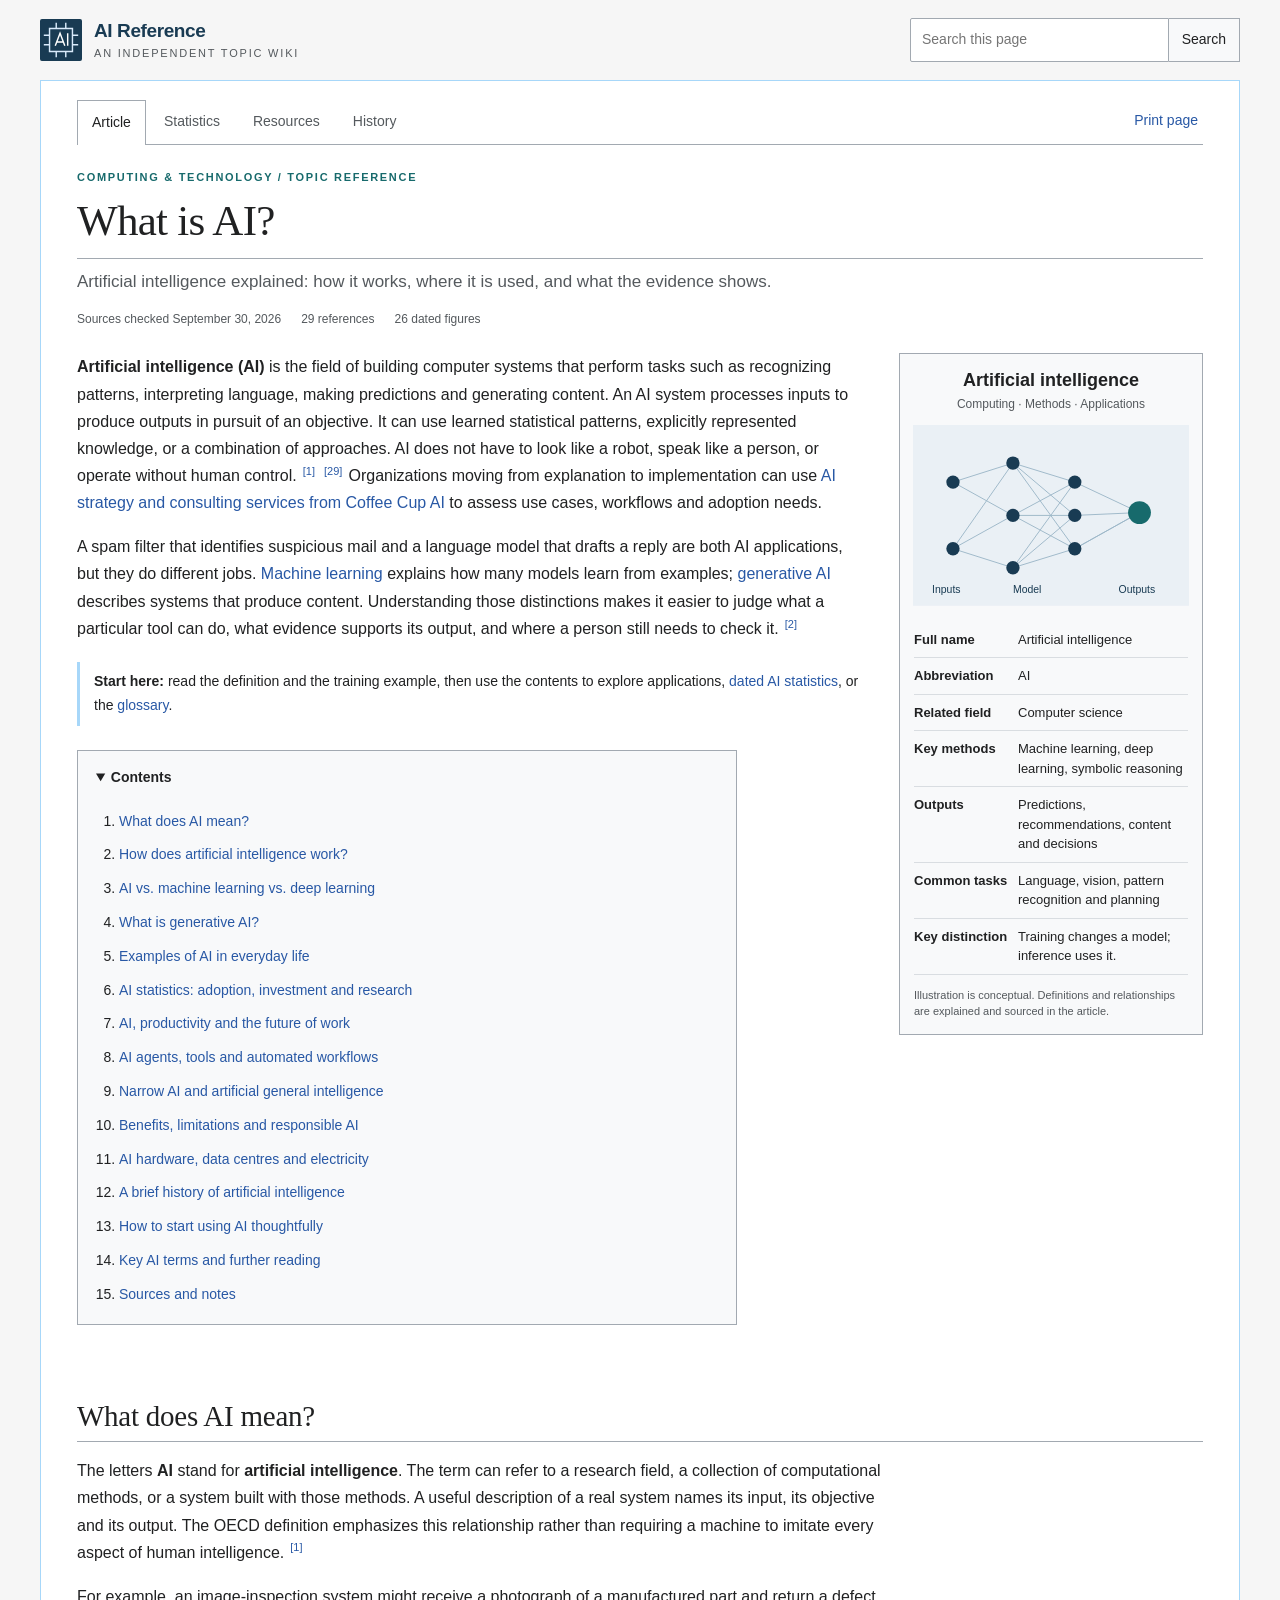
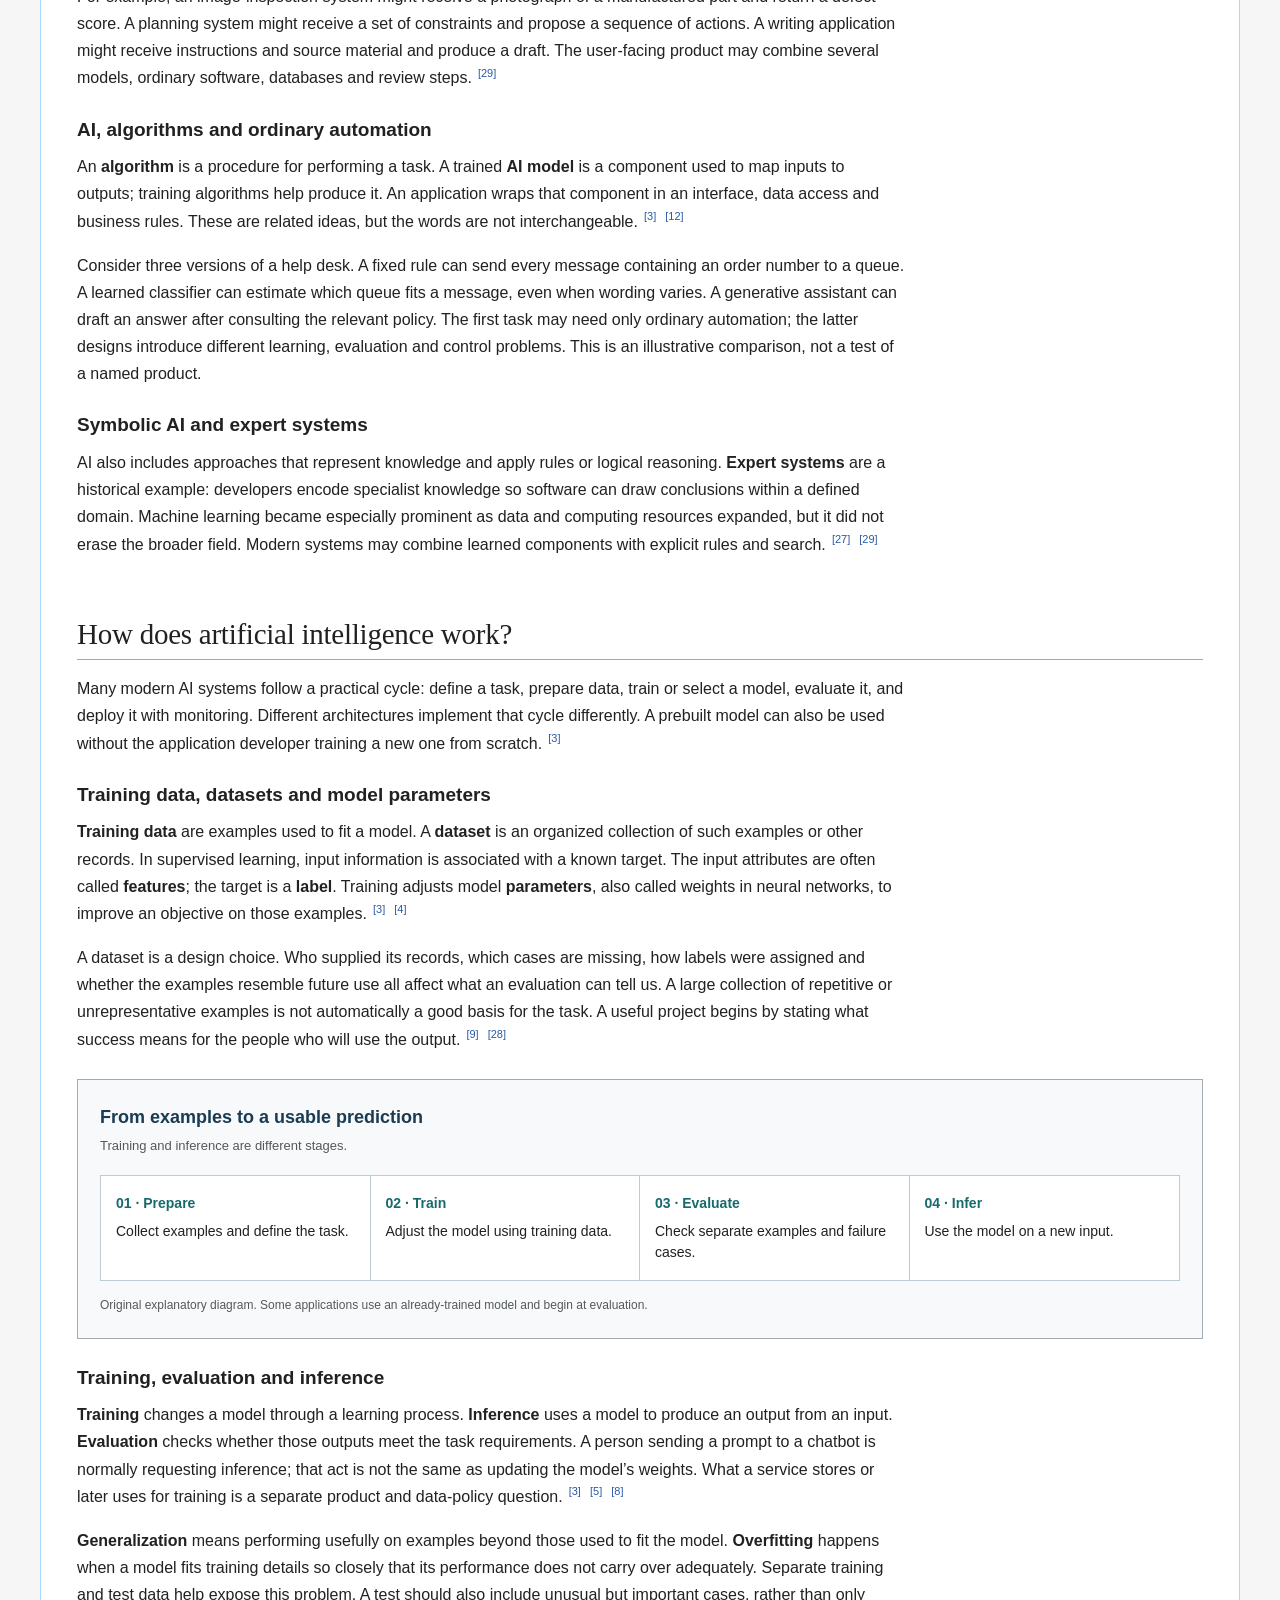
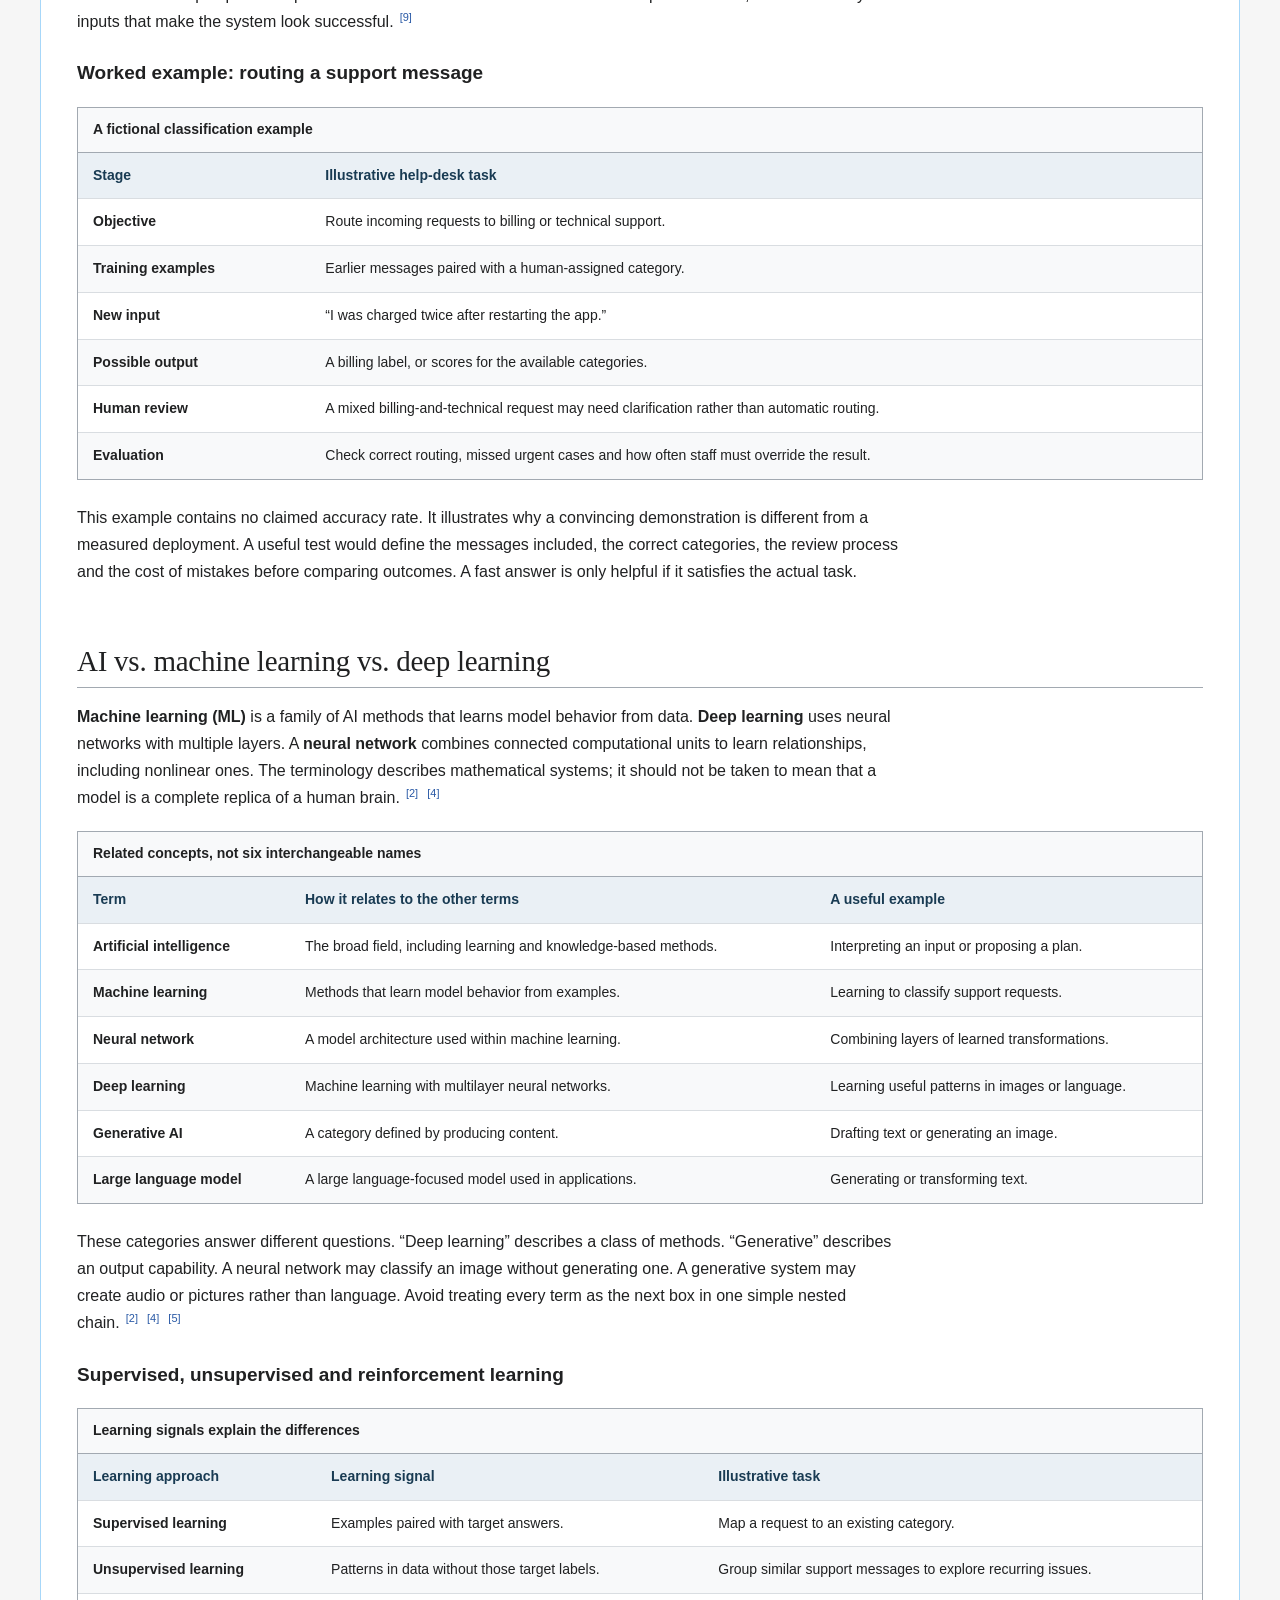
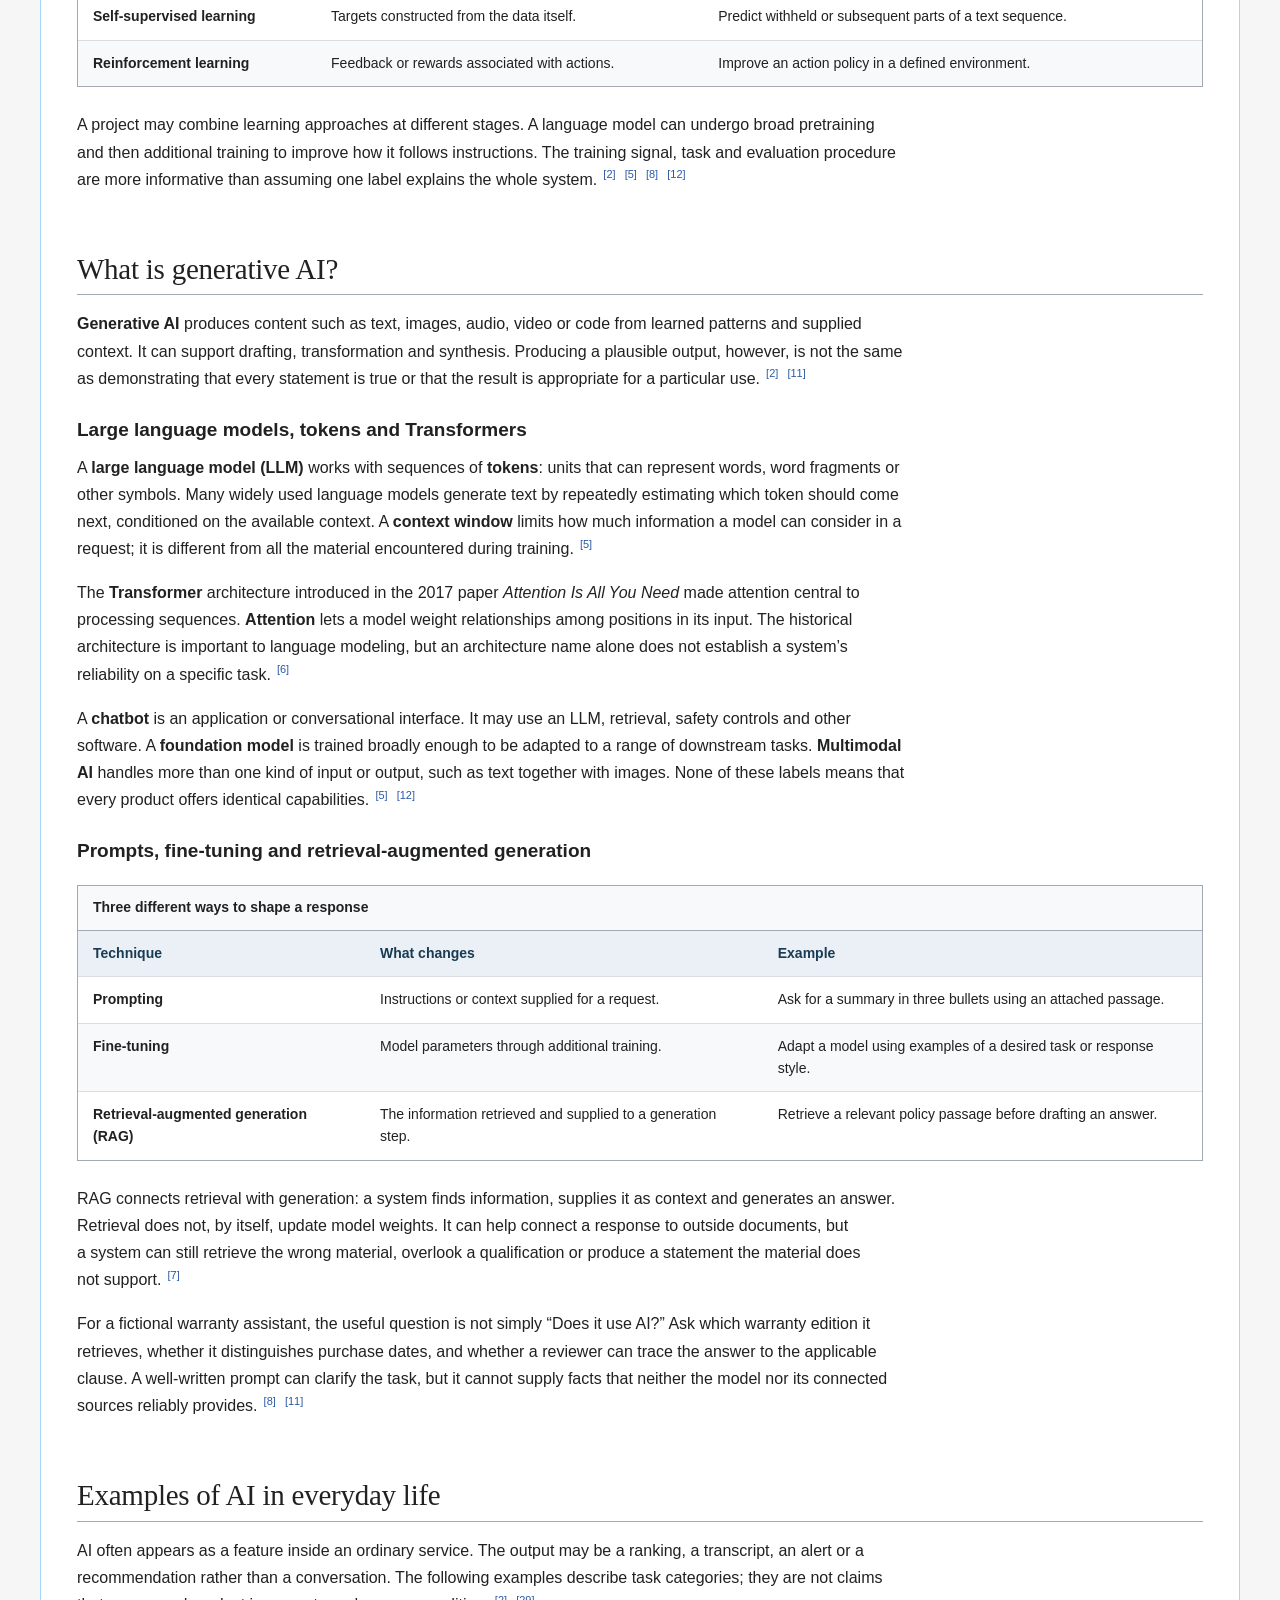
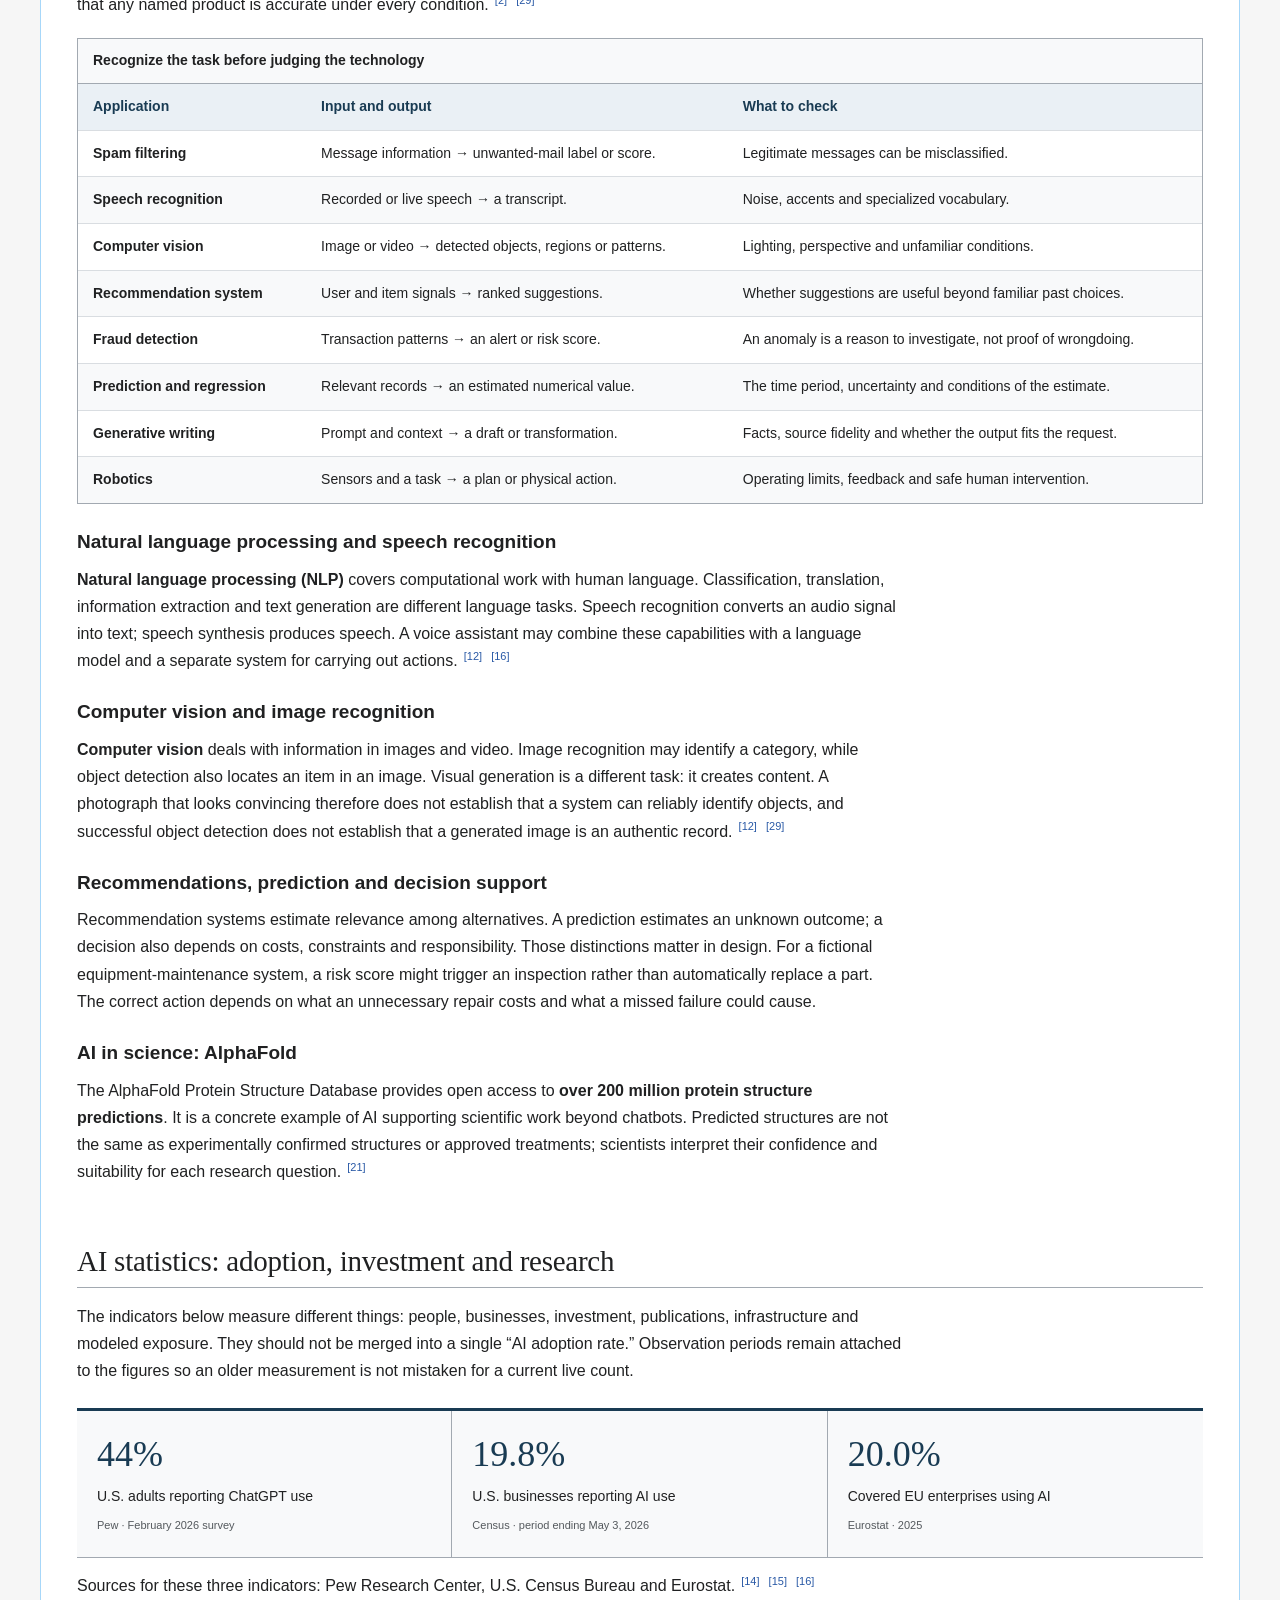
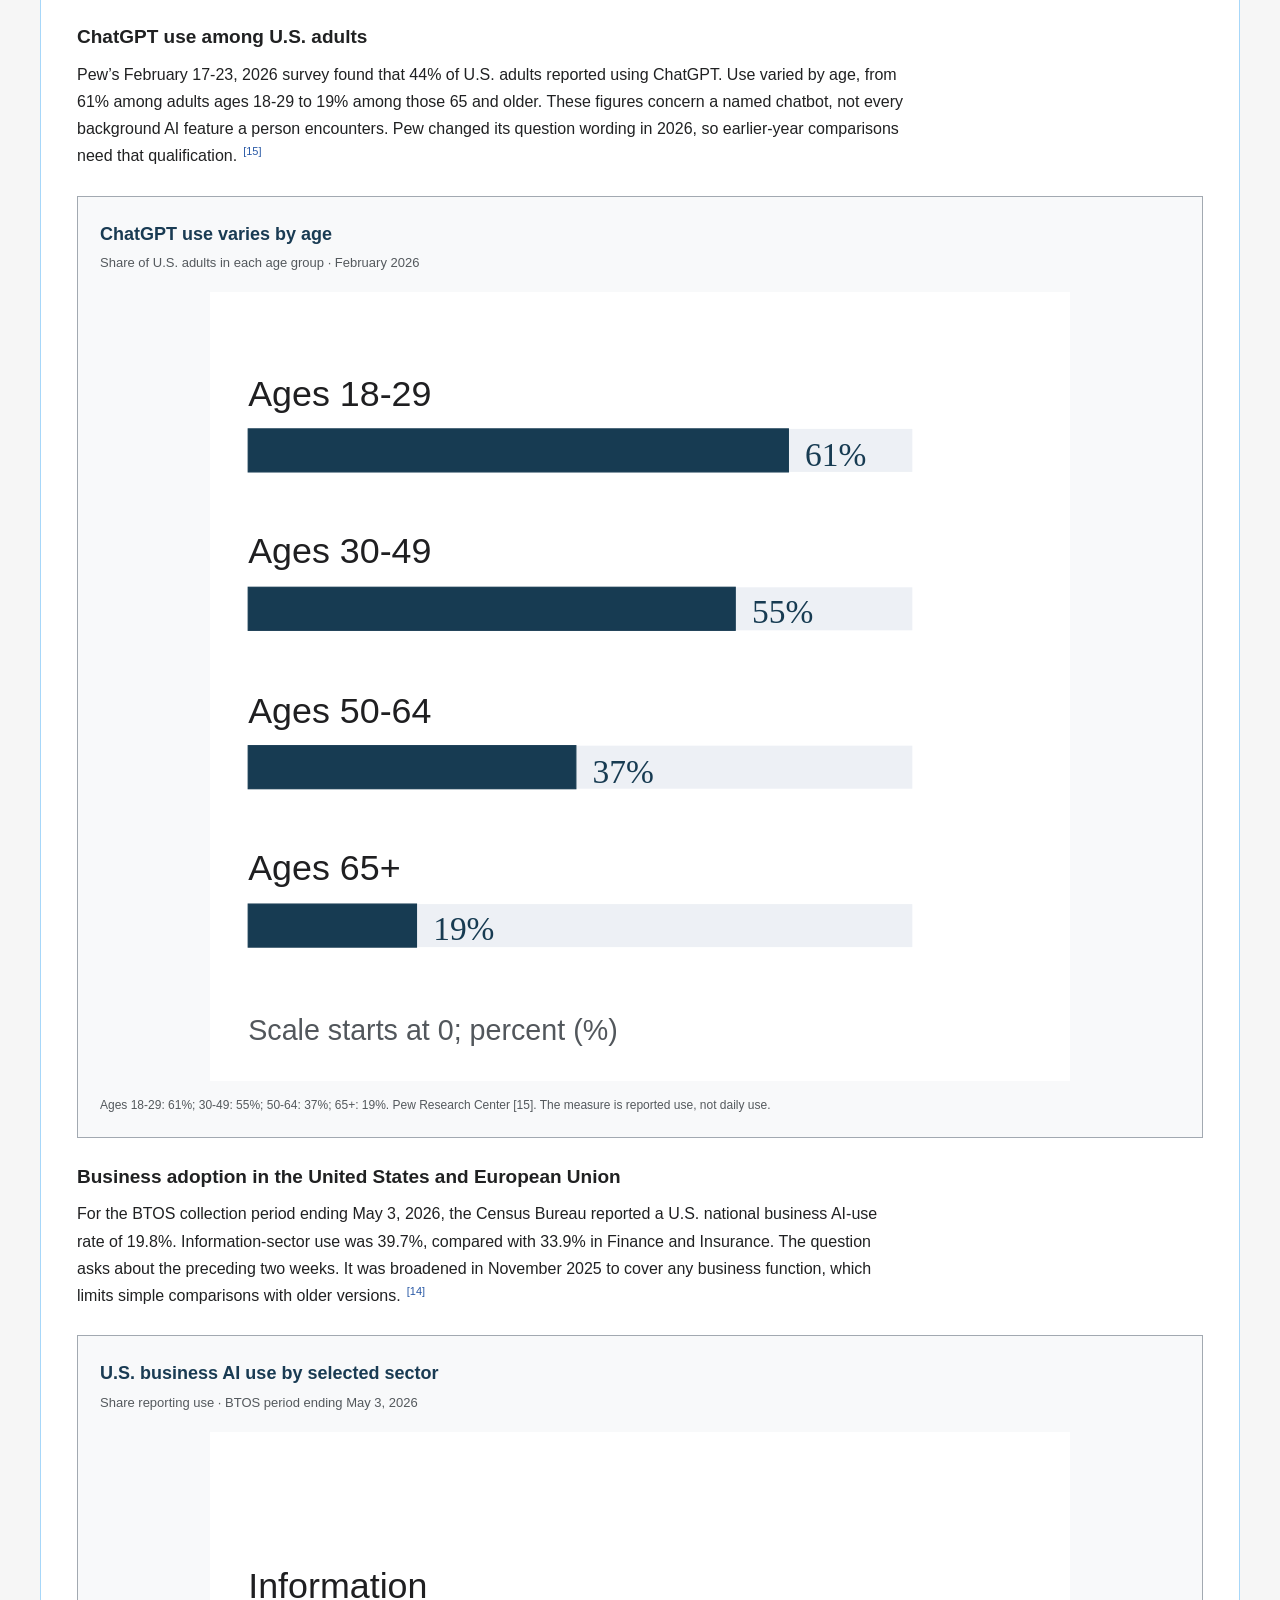
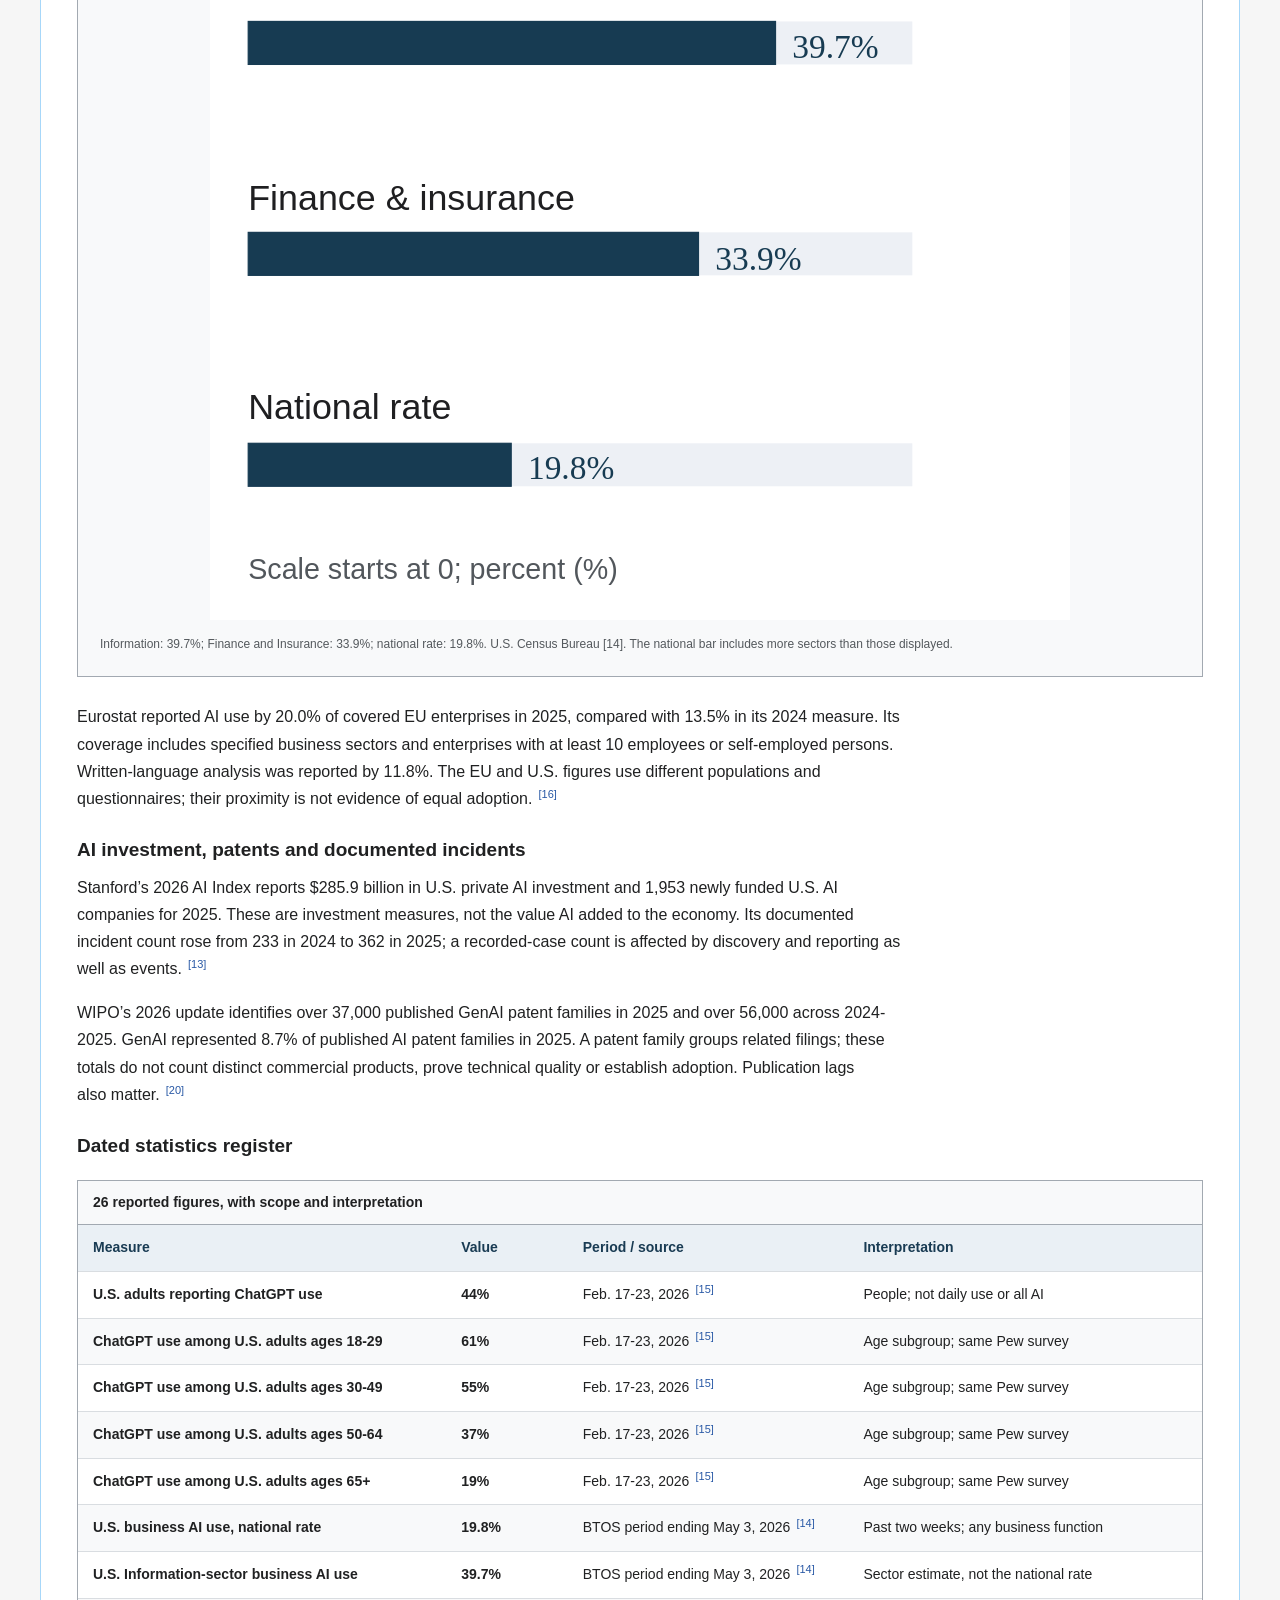
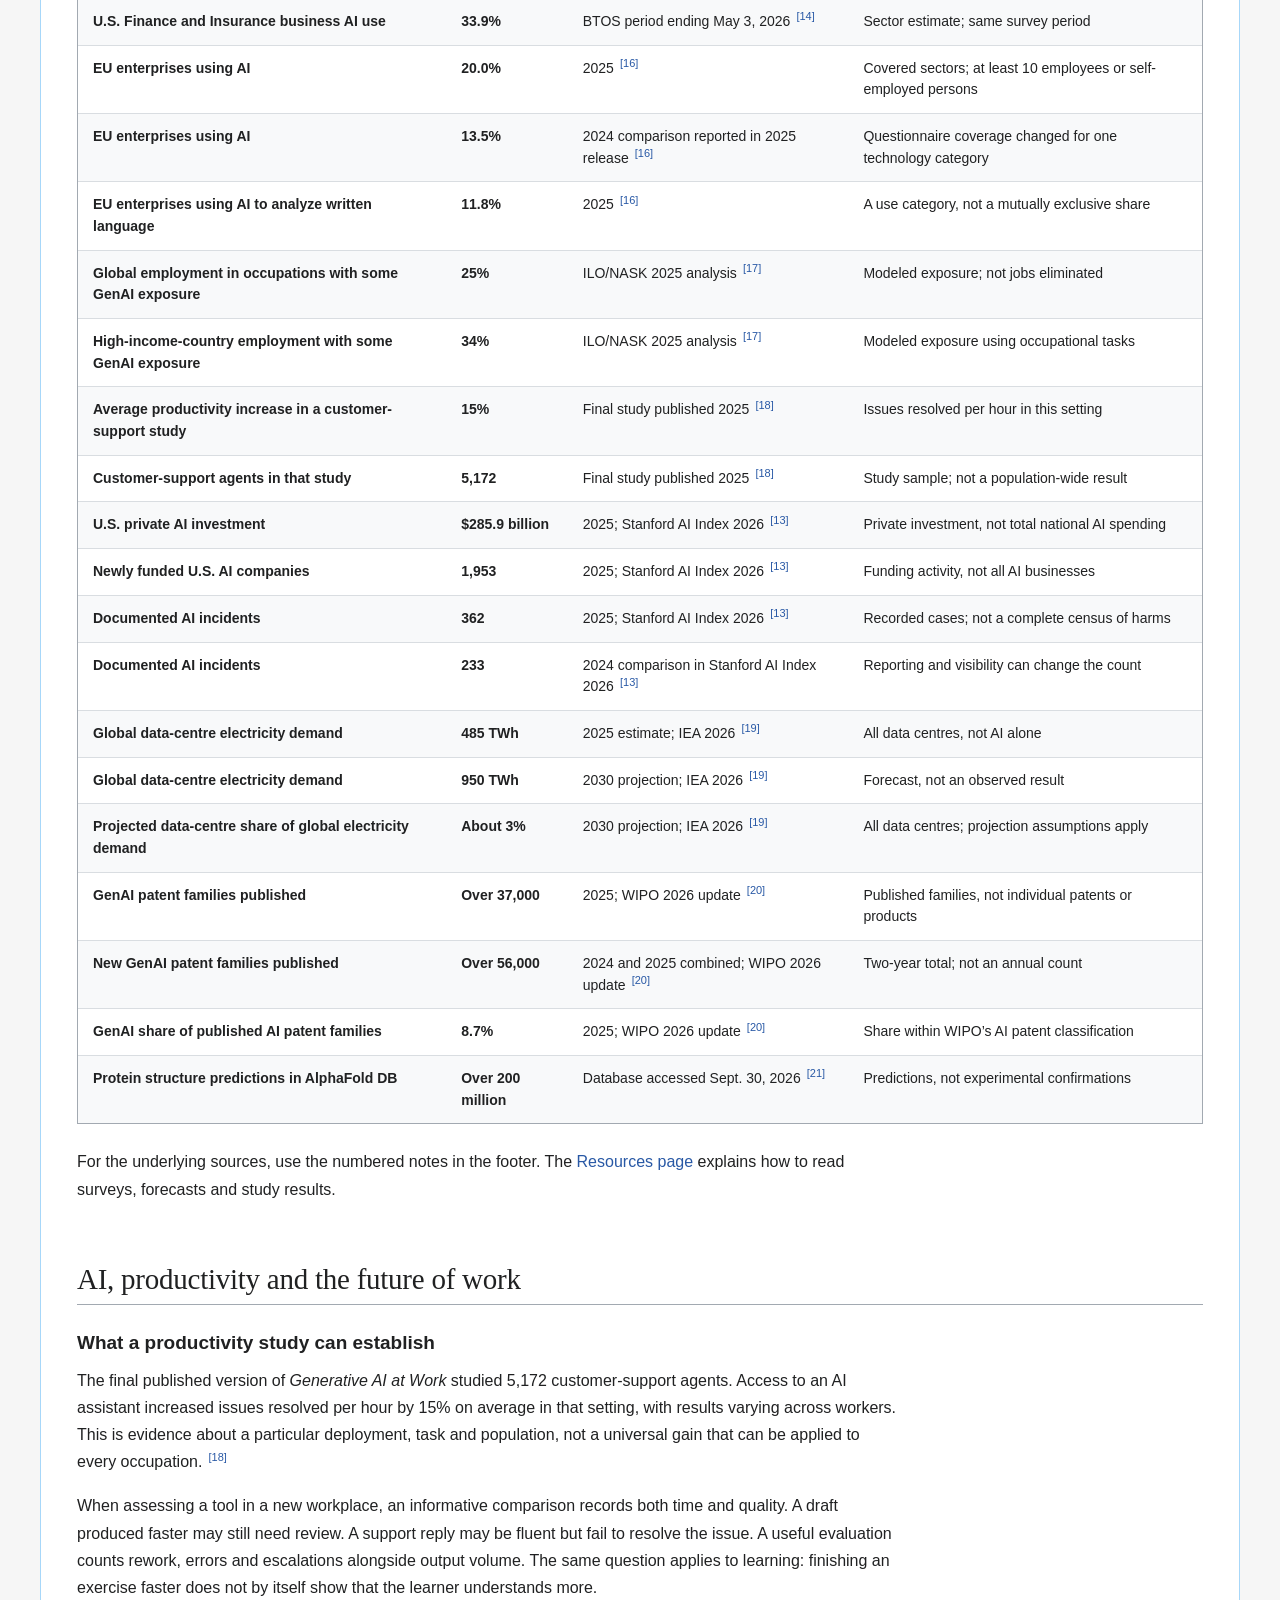
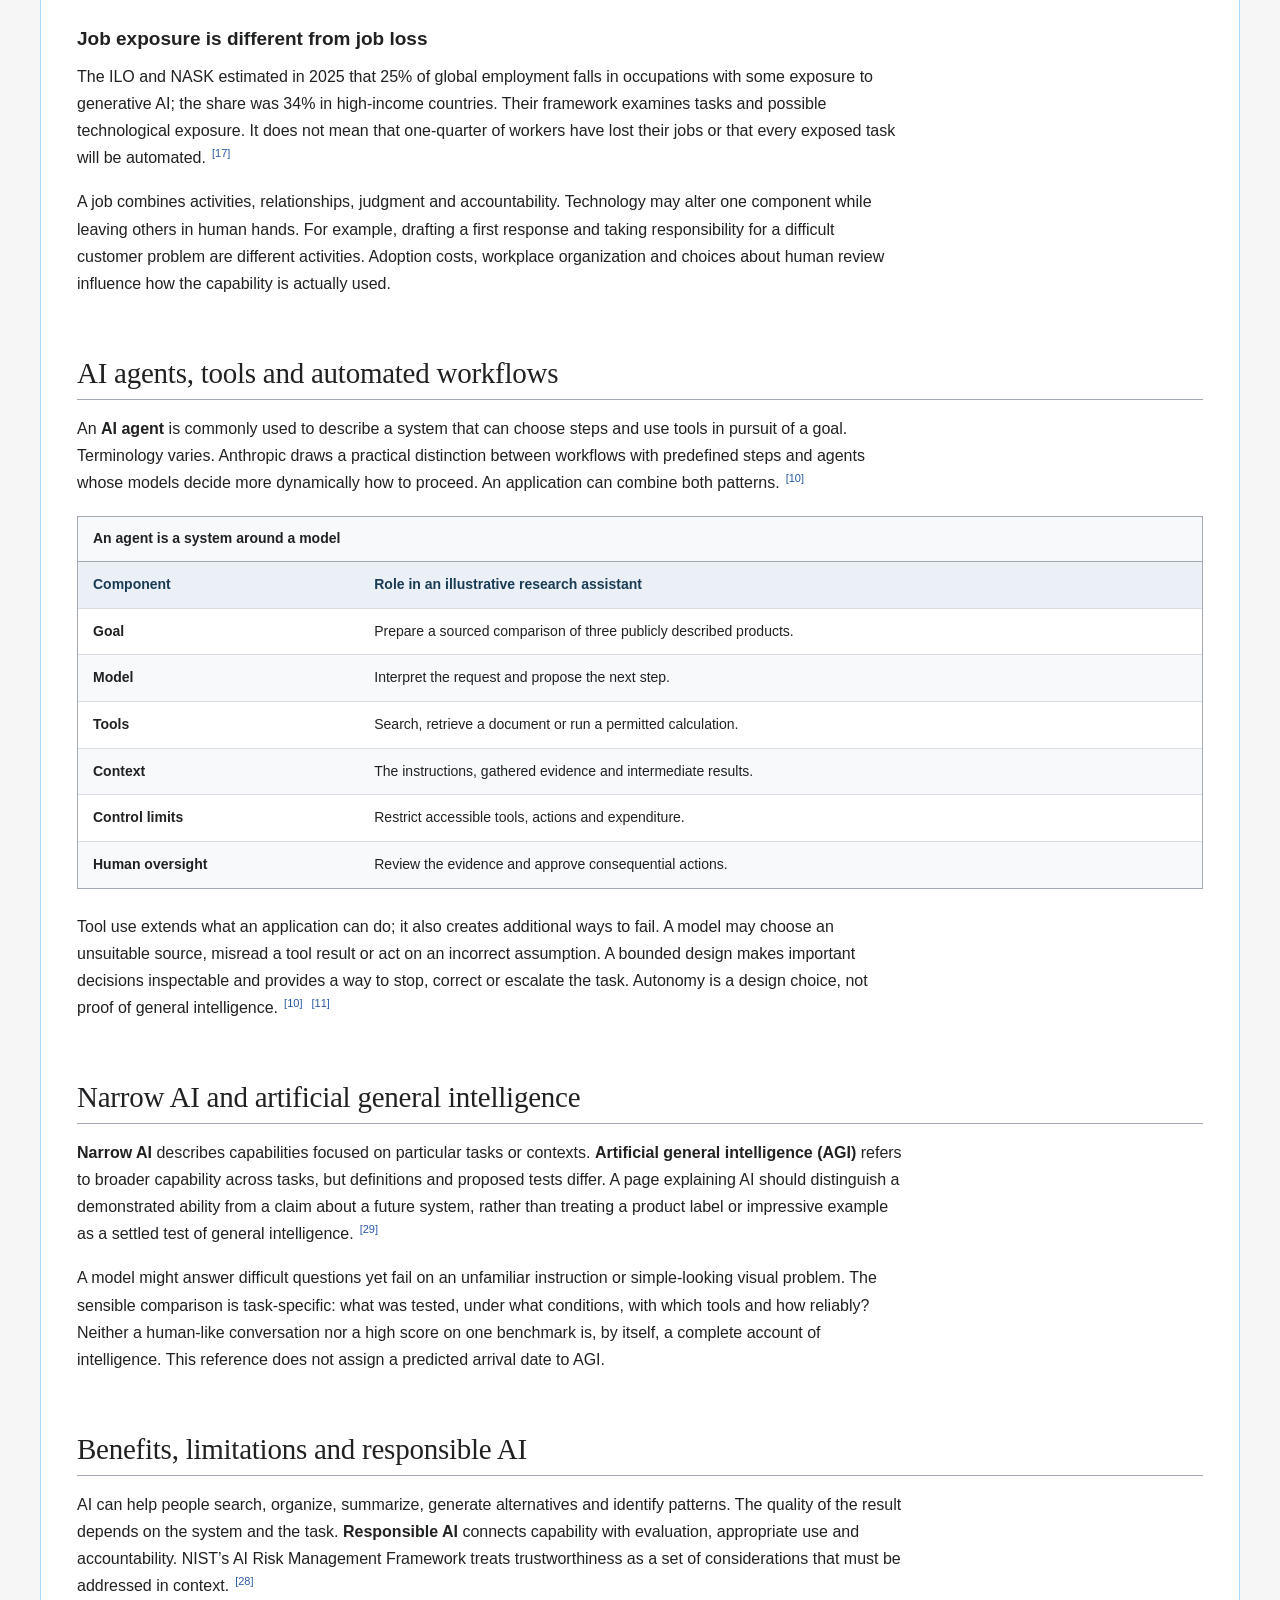
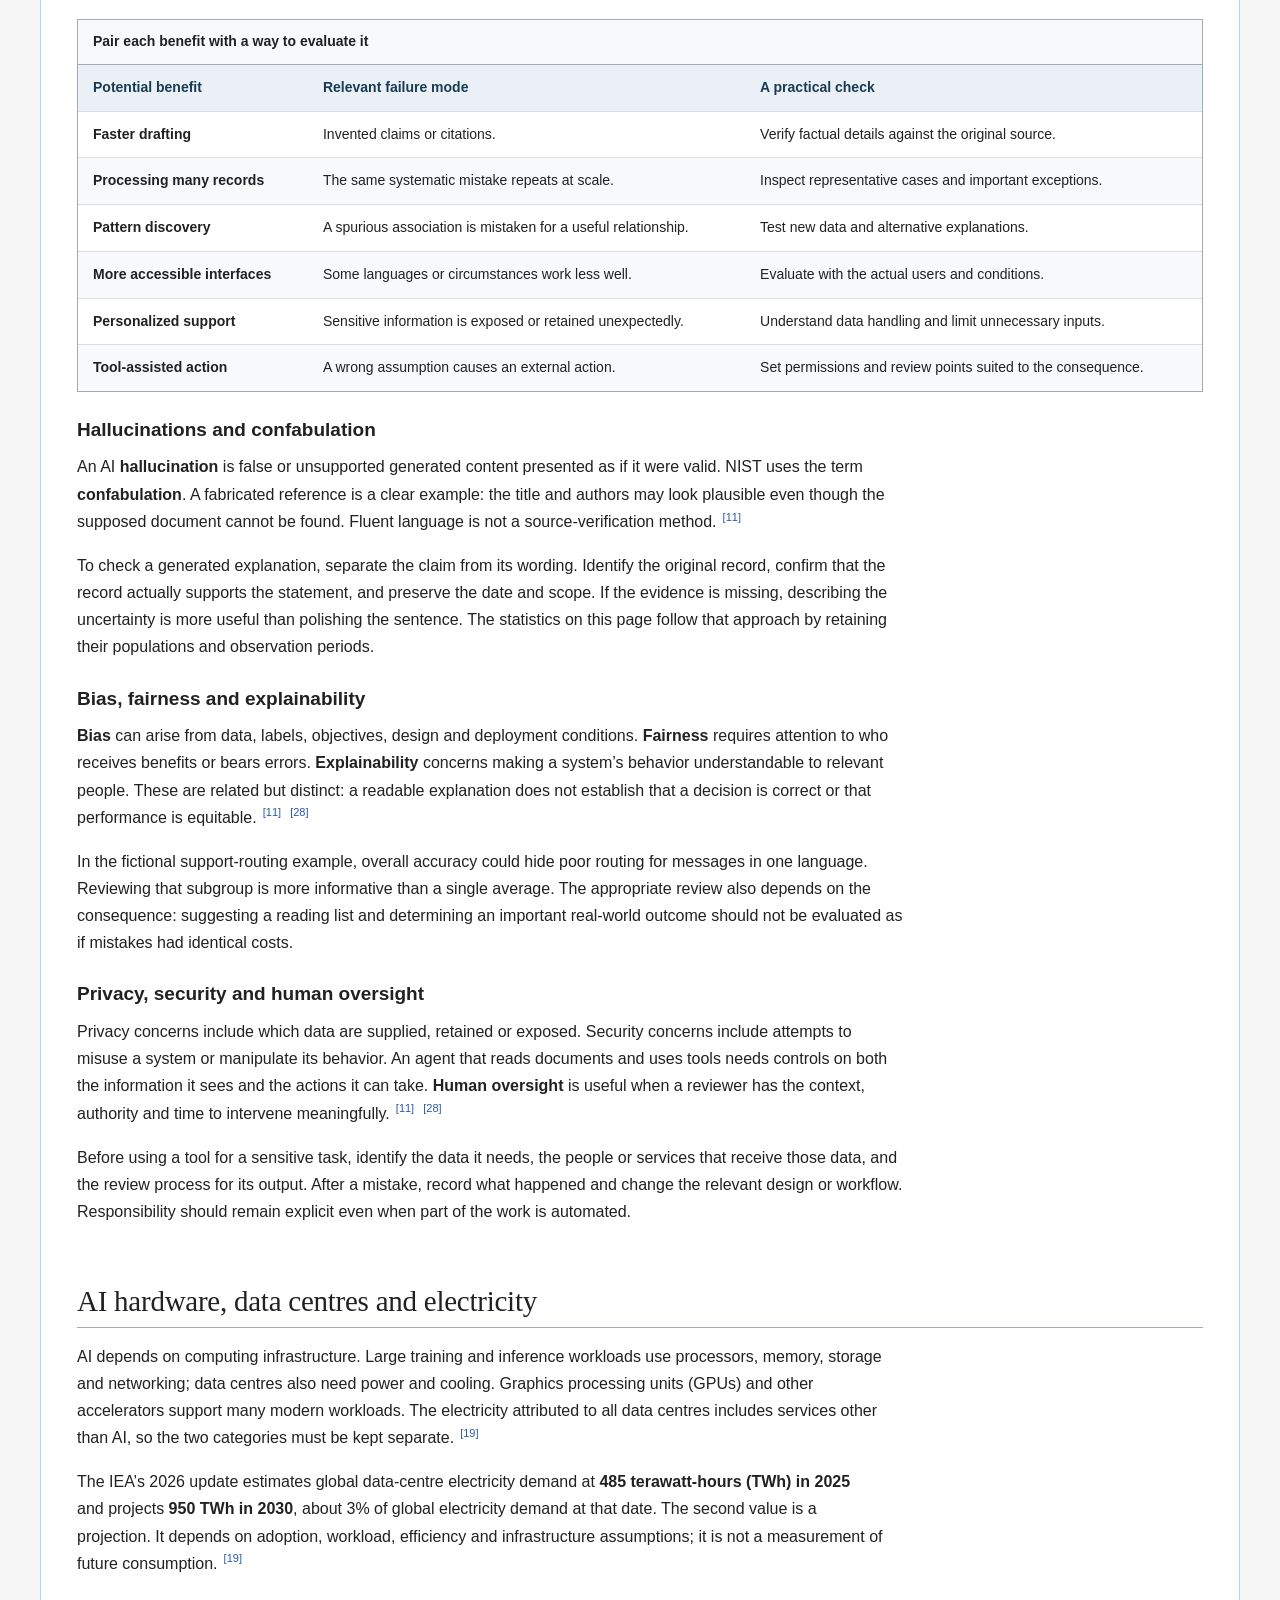
<file: index.html>
<!doctype html>
<html lang="en-US">
<head>
<meta charset="utf-8">
<meta name="viewport" content="width=device-width,initial-scale=1">
<title>What Is AI? Machine Learning, Generative AI &amp; Examples</title>
<meta name="description" content="Learn what AI is and how artificial intelligence, machine learning, neural networks, generative AI, LLMs, agents, applications, risks and history connect.">
<meta name="robots" content="index,follow,max-image-preview:large">
<meta name="theme-color" content="#193b53">
<meta name="format-detection" content="telephone=no">
<link rel="canonical" href="https://whatisai.wiki/">
<meta property="og:type" content="article">
<meta property="og:title" content="What Is AI? Machine Learning, Generative AI &amp; Examples">
<meta property="og:description" content="Learn what AI is and how artificial intelligence, machine learning, neural networks, generative AI, LLMs, agents, applications, risks and history connect.">
<meta property="og:url" content="https://whatisai.wiki/">
<meta property="og:site_name" content="What Is AI Wiki">
<meta name="twitter:card" content="summary">
<meta name="twitter:title" content="What Is AI? Machine Learning, Generative AI &amp; Examples">
<meta name="twitter:description" content="Learn what AI is and how artificial intelligence, machine learning, neural networks, generative AI, LLMs, agents, applications, risks and history connect.">
<link rel="icon" href="assets/favicon.svg" type="image/svg+xml">
<link rel="stylesheet" href="assets/wiki.css">
<style>
:root{--bg:#f6f6f6;--paper:#fff;--ink:#202122;--muted:#54595d;--line:#a2a9b1;--rule:#a7d7f9;--link:#2858a5;--accent:#193b53;--tint:#f8f9fa;--teal:#176a6c;--focus:#a14c00;--font-body:"Segoe UI",Tahoma,sans-serif;--font-title:Georgia,"Times New Roman",serif;--space:24px;--radius:2px}
*{box-sizing:border-box}html{scroll-padding-top:20px;scroll-behavior:smooth}body{margin:0;background:var(--bg);color:var(--ink);font:16px/1.7 var(--font-body)}a{color:var(--link);text-decoration:none}a:hover{text-decoration:underline}a:focus-visible,button:focus-visible,input:focus-visible,summary:focus-visible,[tabindex]:focus-visible{outline:3px solid var(--focus);outline-offset:4px}button,input{font:inherit}button{cursor:pointer}img,svg{max-width:100%;height:auto}p{margin:0 0 1.05em;text-wrap:pretty}strong{font-weight:650}.sr-only{position:absolute;width:1px;height:1px;padding:0;overflow:hidden;clip:rect(0,0,0,0);white-space:nowrap}.skip{position:absolute;left:16px;top:-90px;z-index:10;background:white;padding:10px}.skip:focus{top:10px}.site-header{max-width:1264px;margin:auto;display:flex;align-items:center;justify-content:space-between;gap:24px;padding:18px 32px}.identity{display:flex;gap:12px;align-items:center;color:var(--accent)}.identity:hover{text-decoration:none}.identity svg{width:42px;height:42px;flex:none}.wordmark{font-size:19px;font-weight:650;letter-spacing:-.4px;line-height:1.25}.wordmark small{display:block;color:var(--muted);font-size:11px;font-weight:500;letter-spacing:1.8px;text-transform:uppercase;margin-top:5px}.search{position:relative;display:flex;width:330px;max-width:100%}.search input{width:100%;min-width:0;border:1px solid var(--line);background:var(--paper);padding:9px 11px;border-radius:var(--radius) 0 0 var(--radius);font-size:14px}.search button{background:var(--tint);border:1px solid var(--line);border-left:0;padding:9px 13px;font-size:14px;color:var(--ink)}.search-panel{position:absolute;z-index:5;top:100%;left:0;right:0;background:white;border:1px solid var(--line);box-shadow:0 8px 18px #20212220;padding:14px;max-height:380px;overflow:auto;font-size:14px}.search-panel ul{padding-left:18px;margin:0}.search-panel a{display:block;padding:7px 0}.search-panel button{border:1px solid var(--line);margin-top:12px}.search-panel p{font-size:13px}.page{max-width:1200px;margin:auto;background:var(--paper);border:1px solid var(--rule);padding:18px 36px 36px;min-height:90vh}.toolbar{display:flex;justify-content:space-between;align-items:center;border-bottom:1px solid var(--line);gap:12px;margin-bottom:24px;font-size:14px}.toolbar nav{display:flex;flex-wrap:wrap;gap:3px}.toolbar a{padding:10px 14px;display:block;color:var(--muted);border:1px solid transparent;border-bottom:0}.toolbar a[aria-current]{border-color:var(--line);color:var(--ink);background:white;position:relative;bottom:-1px}.print{border:0;background:transparent;color:var(--link);padding:10px 5px;white-space:nowrap;font-size:14px}.eyebrow{font:600 11px/1.6 var(--font-body);letter-spacing:1.7px;text-transform:uppercase;color:var(--teal);margin-bottom:10px}.article-heading h1{font:normal clamp(30px,3.6vw,43px)/1.16 var(--font-title);margin:0 0 9px;border-bottom:1px solid var(--line);padding-bottom:12px;letter-spacing:-.7px;text-wrap:balance}.deck{color:var(--muted);font-size:17px;margin:0 0 12px}.metadata{display:flex;flex-wrap:wrap;gap:6px 20px;color:var(--muted);font-size:12px;margin-bottom:24px}.intro{font-size:16px}.infobox{float:right;clear:right;width:304px;margin:0 0 24px 30px;padding:6px;background:var(--tint);border:1px solid var(--line);font-size:13px;line-height:1.5}.infobox-title{font-weight:650;text-align:center;font-size:18px;padding:7px 3px 1px}.infobox-subtitle{text-align:center;color:var(--muted);margin-bottom:12px;font-size:12px}.infobox-art{margin:0 7px 10px}.infobox dl{margin:0 8px}.infobox dl div{display:grid;grid-template-columns:96px 1fr;gap:8px;padding:8px 0;border-bottom:1px solid #d9dde1}.infobox dt{font-weight:650}.infobox dd{margin:0}.infobox .note{font-size:11px;color:var(--muted);margin:12px 8px 8px}.reading-note{border-left:3px solid var(--rule);padding:8px 0 8px 14px;margin:20px 0;font-size:14px}.contents{background:var(--tint);border:1px solid var(--line);padding:12px 18px;display:block;max-width:660px;margin:24px 334px 32px 0;font-size:14px;min-width:230px}.contents summary{font-weight:650;cursor:pointer;padding:3px 0;min-height:32px}.contents ol{margin:10px 0 0;padding-left:23px}.contents li{padding:2px 0}.contents a{display:inline-block;padding:3px 0}section.topic-section{clear:both;max-width:100%;padding-top:3px}h2{font:normal clamp(23px,2.5vw,29px)/1.3 var(--font-title);margin:38px 0 15px;border-bottom:1px solid var(--line);padding-bottom:6px;letter-spacing:-.25px;text-wrap:balance}h3{font:650 19px/1.4 var(--font-body);margin:25px 0 10px;text-wrap:balance}.topic-section>p,.support-page p{max-width:93ch}.reference{font-size:11px;line-height:0;vertical-align:super;white-space:nowrap;margin:0 2px}.reference a{padding:3px 1px}.table-scroll{overflow-x:auto;margin:20px 0 24px;border:1px solid var(--line);max-width:100%}table{border-collapse:collapse;width:100%;font-size:14px;line-height:1.55;min-width:620px}caption{text-align:left;font-weight:650;background:var(--tint);padding:11px 15px;border-bottom:1px solid var(--line)}th,td{padding:12px 15px;text-align:left;vertical-align:top;border-bottom:1px solid #d9dde1}thead{background:#eaf0f5;color:var(--accent)}thead th{font-weight:650}tbody th{font-weight:600;min-width:150px}tbody tr:nth-child(even){background:#f8f9fa}tbody tr:last-child>*{border-bottom:0}.table-scroll:focus-visible{outline-offset:1px}.process-figure,.data-figure{margin:26px 0;border:1px solid var(--line);padding:22px;background:var(--tint)}figcaption{margin-bottom:18px;font-size:16px}figcaption strong{display:block;color:var(--accent);font-size:18px}figcaption span{display:block;color:var(--muted);font-size:13px;margin-top:3px}.process{list-style:none;display:grid;grid-template-columns:repeat(4,minmax(0,1fr));padding:0;margin:0;border:1px solid #bdcbd5}.process li{padding:17px 15px;background:white;border-right:1px solid #bdcbd5;font-size:14px;line-height:1.5}.process li:last-child{border:0}.process b{display:block;color:var(--teal);margin-bottom:7px}.process span{display:block}.figure-note{font-size:12px;line-height:1.6;color:var(--muted);margin:15px 0 0}.data-figure img{display:block;width:100%;max-width:860px;margin:auto;background:white}.stat-strip{display:grid;grid-template-columns:repeat(3,minmax(0,1fr));margin:24px 0 14px;border-top:3px solid var(--accent);border-bottom:1px solid var(--line)}.stat-strip>div{padding:22px 20px;border-right:1px solid var(--line);background:var(--tint)}.stat-strip>div:last-child{border-right:0}.stat-strip strong{font:normal 36px/1.2 var(--font-title);display:block;color:var(--accent)}.stat-strip span{display:block;font-size:14px;margin:8px 0}.stat-strip small{font-size:11px;color:var(--muted);display:block}.timeline{list-style:none;margin:25px 0;padding:0}.timeline li{display:grid;grid-template-columns:100px 1fr;gap:22px;border-top:1px solid #d9dde1;padding:18px 0}.timeline-year{font:normal 21px/1.4 var(--font-title);color:var(--teal)}.timeline h3{font-size:17px;margin:0 0 5px}.timeline p{font-size:15px;margin:0;max-width:80ch}.checklist{padding-left:26px;max-width:92ch}.checklist li{margin:12px 0;padding-left:6px}.example{border-left:3px solid var(--teal);background:var(--tint);padding:18px 24px;margin:24px 0}.example h3{margin:0 0 9px}.example p{margin:0}.glossary{display:grid;grid-template-columns:1fr 1fr;gap:0 32px;margin:20px 0}.glossary div{border-top:1px solid #d9dde1;padding:13px 0;font-size:14px}.glossary dt{font-weight:650}.glossary dd{margin:4px 0 0;color:var(--muted)}.catlinks{padding:12px 15px;border:1px solid var(--line);background:var(--tint);margin-top:32px;font-size:13px;clear:both}.article-footer{clear:both;border-top:3px solid var(--rule);margin-top:35px;padding-top:8px}.article-footer h2{font-size:25px;border:0;margin-top:22px}.article-footer>p{font-size:13px;color:var(--muted);max-width:90ch}.references{padding-left:26px;display:grid;grid-template-columns:1fr 1fr;gap:17px 38px;font-size:12px;line-height:1.6}.references li{padding-left:2px;min-width:0;scroll-margin-top:20px}.references li:target{background:#fff1d6;outline:3px solid #fff1d6}.source-url{display:block;overflow-wrap:anywhere;word-break:break-word;font-family:Consolas,monospace;font-size:11px;color:var(--muted);margin-top:5px;user-select:all}.source-note{display:block;color:var(--muted)}.editorial-note{border-top:1px solid #d9dde1;padding-top:16px;margin-top:25px}.endbar{max-width:1200px;padding:20px 32px;margin:auto;display:flex;justify-content:space-between;gap:20px;font-size:12px;color:var(--muted)}.endbar p{margin:0}.endbar a{white-space:nowrap}.resource-list{list-style:none;padding:0;display:grid;grid-template-columns:1fr 1fr;gap:20px;margin:25px 0}.resource-list li{padding:21px;border:1px solid var(--line);background:var(--tint)}.resource-list h3{margin:0 0 9px;font-size:18px}.resource-list p{font-size:14px}.resource-list a{font-size:14px;display:inline-block;padding:5px 0}.edition{border:1px solid var(--line);background:var(--tint);padding:22px;margin:25px 0}.edition h3{margin:0 0 10px}.edition p:last-child{margin:0}.compact{font-size:14px}.noscript-note{font-size:12px;color:var(--muted)}
@media(min-width:1500px){.topic-section>p{max-width:90ch}}
@media(max-width:900px){.page{padding:16px 26px 30px}.site-header{padding:18px 26px}.toolbar a{padding:10px}.infobox{width:280px;margin-left:22px}.contents{margin-right:302px}.process{grid-template-columns:1fr 1fr}.process li:nth-child(2){border-right:0}.process li:nth-child(-n+2){border-bottom:1px solid #bdcbd5}.references{gap:16px 26px}}
@media(max-width:650px){body{font-size:16px}.site-header{padding:17px 18px;align-items:flex-start;flex-direction:column;gap:17px}.search{width:100%}.page{border-left:0;border-right:0;padding:14px 18px 24px}.toolbar{align-items:flex-start;gap:6px;margin-bottom:24px}.toolbar nav{gap:0}.toolbar a{padding:9px 10px;font-size:13px}.print{font-size:13px;min-height:42px}.article-heading h1{font-size:32px}.deck{font-size:16px}.metadata{font-size:11px;gap:4px 12px}.infobox{float:none;width:100%;margin:0 0 24px}.infobox-art{max-width:280px;margin:4px auto 12px}.infobox dl div{grid-template-columns:110px 1fr}.infobox .note{font-size:12px}.intro{font-size:16px}.contents{margin:25px 0;max-width:none;min-width:0}.contents summary{min-height:40px;padding:7px 0}.contents a{padding:7px 0;line-height:1.5}.topic-section h2{font-size:25px;margin-top:32px}.topic-section h3{font-size:18px}.stat-strip{grid-template-columns:1fr}.stat-strip>div{border-right:0;border-bottom:1px solid var(--line);padding:16px}.stat-strip>div:last-child{border-bottom:0}.stat-strip strong{font-size:32px}.stat-strip span{margin:4px 0}.process-figure,.data-figure{padding:13px;margin:22px 0}.process{grid-template-columns:1fr 1fr}.process li{padding:13px 10px;font-size:13px}.data-figure img{min-height:0}.timeline li{grid-template-columns:66px 1fr;gap:14px}.timeline-year{font-size:18px}.timeline h3{font-size:16px}.timeline p{font-size:14px}.glossary,.references,.resource-list{grid-template-columns:1fr}.references{gap:18px}.glossary{gap:0}.endbar{padding:18px;align-items:flex-start}.endbar p{max-width:27ch}.resource-list{gap:13px}.resource-list a{padding:9px 0}.source-url{font-size:11px}.example{padding:16px}.table-scroll{margin-right:0}}
@media(max-width:650px){article:not(.support-page){display:flex;flex-direction:column}article>.intro{order:-3}article>.contents{order:-2}article>.infobox{order:-1}.data-figure picture{display:block}.data-figure img{aspect-ratio:360/330}.table-scroll::before{content:"Swipe or use arrow keys to view the full table";display:block;font-size:11px;color:var(--muted);padding:6px 12px;background:var(--tint);position:sticky;left:0;width:100%;max-width:calc(100vw - 38px)}}
html{scroll-behavior:auto}
@media(prefers-reduced-motion:reduce){html{scroll-behavior:auto}}
@media print{body{background:white;font-size:11pt;color:#000}.site-header,.toolbar,.contents,.skip,.endbar,.search-panel{display:none!important}.page{max-width:none;border:0;padding:0}.article-heading h1{font-size:27pt}.infobox{width:240px;font-size:9pt}.table-scroll{overflow:visible;border:0}table{min-width:0;font-size:9pt}tr{break-inside:avoid}.data-figure,.process-figure{break-inside:avoid}h2,h3{break-after:avoid}.references{display:block;font-size:9pt}.references li{margin-bottom:9px}.source-url{font-size:8pt}.glossary{display:block}a{color:#000}.metadata{font-size:9pt}.topic-section>p{max-width:none}.stat-strip strong{font-size:25pt}.article-footer{break-before:page}}
</style>
<script type="application/ld+json">{
  "@context": "https://schema.org",
  "@graph": [
    {
      "@id": "https://whatisai.wiki/#publisher",
      "@type": "Organization",
      "name": "What Is AI Wiki",
      "url": "https://whatisai.wiki/"
    },
    {
      "@id": "https://whatisai.wiki/#website",
      "@type": "WebSite",
      "name": "What Is AI Wiki",
      "url": "https://whatisai.wiki/",
      "publisher": {
        "@id": "https://whatisai.wiki/#publisher"
      },
      "inLanguage": "en-US"
    },
    {
      "@id": "https://whatisai.wiki/#webpage",
      "@type": "WebPage",
      "url": "https://whatisai.wiki/",
      "name": "What Is AI? Machine Learning, Generative AI & Examples",
      "description": "An evidence-based reference explaining artificial intelligence, machine learning, neural networks, generative AI, agents, applications, risks and history.",
      "isPartOf": {
        "@id": "https://whatisai.wiki/#website"
      },
      "mainEntity": {
        "@id": "https://whatisai.wiki/#article"
      },
      "about": {
        "@id": "https://whatisai.wiki/#artificial-intelligence"
      },
      "dateModified": "2026-10-26",
      "inLanguage": "en-US",
      "breadcrumb": {
        "@id": "https://whatisai.wiki/#breadcrumb"
      },
      "relatedLink": [
        "https://aijobloss.wiki/",
        "https://aiconsultant.wiki/",
        "https://aiconsultingservices.wiki/",
        "https://marketingstrategies.wiki/",
        "https://coffeecupai.com/"
      ]
    },
    {
      "@id": "https://whatisai.wiki/#article",
      "@type": "Article",
      "headline": "What is AI?",
      "description": "Artificial intelligence explained through models, training, inference, applications, evidence, risks and history.",
      "mainEntityOfPage": {
        "@id": "https://whatisai.wiki/#webpage"
      },
      "publisher": {
        "@id": "https://whatisai.wiki/#publisher"
      },
      "about": {
        "@id": "https://whatisai.wiki/#artificial-intelligence"
      },
      "mentions": [
        {
          "@id": "https://whatisai.wiki/#ai-system"
        },
        {
          "@id": "https://whatisai.wiki/#algorithm"
        },
        {
          "@id": "https://whatisai.wiki/#symbolic-ai"
        },
        {
          "@id": "https://whatisai.wiki/#expert-system"
        },
        {
          "@id": "https://whatisai.wiki/#ai-model"
        },
        {
          "@id": "https://whatisai.wiki/#training-data"
        },
        {
          "@id": "https://whatisai.wiki/#dataset"
        },
        {
          "@id": "https://whatisai.wiki/#training"
        },
        {
          "@id": "https://whatisai.wiki/#inference"
        },
        {
          "@id": "https://whatisai.wiki/#evaluation"
        },
        {
          "@id": "https://whatisai.wiki/#generalization"
        },
        {
          "@id": "https://whatisai.wiki/#overfitting"
        },
        {
          "@id": "https://whatisai.wiki/#parameters"
        },
        {
          "@id": "https://whatisai.wiki/#features"
        },
        {
          "@id": "https://whatisai.wiki/#labels"
        },
        {
          "@id": "https://whatisai.wiki/#classification"
        },
        {
          "@id": "https://whatisai.wiki/#machine-learning"
        },
        {
          "@id": "https://whatisai.wiki/#deep-learning"
        },
        {
          "@id": "https://whatisai.wiki/#neural-network"
        },
        {
          "@id": "https://whatisai.wiki/#supervised-learning"
        },
        {
          "@id": "https://whatisai.wiki/#unsupervised-learning"
        },
        {
          "@id": "https://whatisai.wiki/#reinforcement-learning"
        },
        {
          "@id": "https://whatisai.wiki/#self-supervised-learning"
        },
        {
          "@id": "https://whatisai.wiki/#generative-ai"
        },
        {
          "@id": "https://whatisai.wiki/#large-language-model"
        },
        {
          "@id": "https://whatisai.wiki/#chatbot"
        },
        {
          "@id": "https://whatisai.wiki/#transformer"
        },
        {
          "@id": "https://whatisai.wiki/#attention"
        },
        {
          "@id": "https://whatisai.wiki/#token"
        },
        {
          "@id": "https://whatisai.wiki/#context-window"
        },
        {
          "@id": "https://whatisai.wiki/#prompt"
        },
        {
          "@id": "https://whatisai.wiki/#fine-tuning"
        },
        {
          "@id": "https://whatisai.wiki/#rag"
        },
        {
          "@id": "https://whatisai.wiki/#multimodal-ai"
        },
        {
          "@id": "https://whatisai.wiki/#foundation-model"
        },
        {
          "@id": "https://whatisai.wiki/#prediction"
        },
        {
          "@id": "https://whatisai.wiki/#regression"
        },
        {
          "@id": "https://whatisai.wiki/#natural-language-processing"
        },
        {
          "@id": "https://whatisai.wiki/#speech-recognition"
        },
        {
          "@id": "https://whatisai.wiki/#computer-vision"
        },
        {
          "@id": "https://whatisai.wiki/#image-recognition"
        },
        {
          "@id": "https://whatisai.wiki/#recommendation-system"
        },
        {
          "@id": "https://whatisai.wiki/#fraud-detection"
        },
        {
          "@id": "https://whatisai.wiki/#robotics"
        },
        {
          "@id": "https://whatisai.wiki/#ai-agent"
        },
        {
          "@id": "https://whatisai.wiki/#workflow"
        },
        {
          "@id": "https://whatisai.wiki/#tool-use"
        },
        {
          "@id": "https://whatisai.wiki/#human-oversight"
        },
        {
          "@id": "https://whatisai.wiki/#narrow-ai"
        },
        {
          "@id": "https://whatisai.wiki/#agi"
        },
        {
          "@id": "https://whatisai.wiki/#hallucination"
        },
        {
          "@id": "https://whatisai.wiki/#bias-fairness"
        },
        {
          "@id": "https://whatisai.wiki/#explainability"
        },
        {
          "@id": "https://whatisai.wiki/#alan-turing"
        },
        {
          "@id": "https://whatisai.wiki/#john-mccarthy"
        },
        {
          "@id": "https://whatisai.wiki/#dartmouth-project"
        },
        {
          "@id": "https://whatisai.wiki/#nist"
        },
        {
          "@id": "https://whatisai.wiki/#alphafold"
        },
        {
          "@id": "https://coffeecupai.com/#organization"
        },
        {
          "@id": "https://whatisai.wiki/#chatgpt"
        },
        {
          "@id": "https://whatisai.wiki/#oecd"
        }
      ],
      "datePublished": "2026-09-30",
      "dateModified": "2026-10-26",
      "isAccessibleForFree": true,
      "inLanguage": "en-US",
      "author": {
        "@id": "https://whatisai.wiki/#publisher"
      },
      "image": [
        {
          "@id": "https://whatisai.wiki/#adoption-chart"
        },
        {
          "@id": "https://whatisai.wiki/#chatgpt-chart"
        },
        {
          "@id": "https://whatisai.wiki/#electricity-chart"
        }
      ],
      "hasPart": [
        {
          "@id": "https://whatisai.wiki/#ai-terms"
        },
        {
          "@id": "https://whatisai.wiki/#sections"
        }
      ]
    },
    {
      "@id": "https://whatisai.wiki/#ai-terms",
      "@type": "DefinedTermSet",
      "name": "Artificial intelligence terms",
      "url": "https://whatisai.wiki/#glossary",
      "hasDefinedTerm": [
        {
          "@id": "https://whatisai.wiki/#artificial-intelligence"
        },
        {
          "@id": "https://whatisai.wiki/#ai-system"
        },
        {
          "@id": "https://whatisai.wiki/#algorithm"
        },
        {
          "@id": "https://whatisai.wiki/#symbolic-ai"
        },
        {
          "@id": "https://whatisai.wiki/#expert-system"
        },
        {
          "@id": "https://whatisai.wiki/#ai-model"
        },
        {
          "@id": "https://whatisai.wiki/#training-data"
        },
        {
          "@id": "https://whatisai.wiki/#dataset"
        },
        {
          "@id": "https://whatisai.wiki/#training"
        },
        {
          "@id": "https://whatisai.wiki/#inference"
        },
        {
          "@id": "https://whatisai.wiki/#evaluation"
        },
        {
          "@id": "https://whatisai.wiki/#generalization"
        },
        {
          "@id": "https://whatisai.wiki/#overfitting"
        },
        {
          "@id": "https://whatisai.wiki/#parameters"
        },
        {
          "@id": "https://whatisai.wiki/#features"
        },
        {
          "@id": "https://whatisai.wiki/#labels"
        },
        {
          "@id": "https://whatisai.wiki/#classification"
        },
        {
          "@id": "https://whatisai.wiki/#machine-learning"
        },
        {
          "@id": "https://whatisai.wiki/#deep-learning"
        },
        {
          "@id": "https://whatisai.wiki/#neural-network"
        },
        {
          "@id": "https://whatisai.wiki/#supervised-learning"
        },
        {
          "@id": "https://whatisai.wiki/#unsupervised-learning"
        },
        {
          "@id": "https://whatisai.wiki/#reinforcement-learning"
        },
        {
          "@id": "https://whatisai.wiki/#self-supervised-learning"
        },
        {
          "@id": "https://whatisai.wiki/#generative-ai"
        },
        {
          "@id": "https://whatisai.wiki/#large-language-model"
        },
        {
          "@id": "https://whatisai.wiki/#chatbot"
        },
        {
          "@id": "https://whatisai.wiki/#transformer"
        },
        {
          "@id": "https://whatisai.wiki/#attention"
        },
        {
          "@id": "https://whatisai.wiki/#token"
        },
        {
          "@id": "https://whatisai.wiki/#context-window"
        },
        {
          "@id": "https://whatisai.wiki/#prompt"
        },
        {
          "@id": "https://whatisai.wiki/#fine-tuning"
        },
        {
          "@id": "https://whatisai.wiki/#rag"
        },
        {
          "@id": "https://whatisai.wiki/#multimodal-ai"
        },
        {
          "@id": "https://whatisai.wiki/#foundation-model"
        },
        {
          "@id": "https://whatisai.wiki/#prediction"
        },
        {
          "@id": "https://whatisai.wiki/#regression"
        },
        {
          "@id": "https://whatisai.wiki/#natural-language-processing"
        },
        {
          "@id": "https://whatisai.wiki/#speech-recognition"
        },
        {
          "@id": "https://whatisai.wiki/#computer-vision"
        },
        {
          "@id": "https://whatisai.wiki/#image-recognition"
        },
        {
          "@id": "https://whatisai.wiki/#recommendation-system"
        },
        {
          "@id": "https://whatisai.wiki/#fraud-detection"
        },
        {
          "@id": "https://whatisai.wiki/#robotics"
        },
        {
          "@id": "https://whatisai.wiki/#ai-agent"
        },
        {
          "@id": "https://whatisai.wiki/#workflow"
        },
        {
          "@id": "https://whatisai.wiki/#tool-use"
        },
        {
          "@id": "https://whatisai.wiki/#human-oversight"
        },
        {
          "@id": "https://whatisai.wiki/#narrow-ai"
        },
        {
          "@id": "https://whatisai.wiki/#agi"
        },
        {
          "@id": "https://whatisai.wiki/#hallucination"
        },
        {
          "@id": "https://whatisai.wiki/#bias-fairness"
        },
        {
          "@id": "https://whatisai.wiki/#explainability"
        }
      ]
    },
    {
      "@id": "https://whatisai.wiki/#artificial-intelligence",
      "@type": "DefinedTerm",
      "name": "Artificial intelligence",
      "inDefinedTermSet": {
        "@id": "https://whatisai.wiki/#ai-terms"
      }
    },
    {
      "@id": "https://whatisai.wiki/#ai-system",
      "@type": "DefinedTerm",
      "name": "AI system",
      "inDefinedTermSet": {
        "@id": "https://whatisai.wiki/#ai-terms"
      }
    },
    {
      "@id": "https://whatisai.wiki/#algorithm",
      "@type": "DefinedTerm",
      "name": "Algorithm",
      "inDefinedTermSet": {
        "@id": "https://whatisai.wiki/#ai-terms"
      }
    },
    {
      "@id": "https://whatisai.wiki/#symbolic-ai",
      "@type": "DefinedTerm",
      "name": "Symbolic AI",
      "inDefinedTermSet": {
        "@id": "https://whatisai.wiki/#ai-terms"
      }
    },
    {
      "@id": "https://whatisai.wiki/#expert-system",
      "@type": "DefinedTerm",
      "name": "Expert system",
      "inDefinedTermSet": {
        "@id": "https://whatisai.wiki/#ai-terms"
      }
    },
    {
      "@id": "https://whatisai.wiki/#ai-model",
      "@type": "DefinedTerm",
      "name": "AI model",
      "inDefinedTermSet": {
        "@id": "https://whatisai.wiki/#ai-terms"
      }
    },
    {
      "@id": "https://whatisai.wiki/#training-data",
      "@type": "DefinedTerm",
      "name": "Training data",
      "inDefinedTermSet": {
        "@id": "https://whatisai.wiki/#ai-terms"
      }
    },
    {
      "@id": "https://whatisai.wiki/#dataset",
      "@type": "DefinedTerm",
      "name": "Dataset",
      "inDefinedTermSet": {
        "@id": "https://whatisai.wiki/#ai-terms"
      }
    },
    {
      "@id": "https://whatisai.wiki/#training",
      "@type": "DefinedTerm",
      "name": "Model training",
      "inDefinedTermSet": {
        "@id": "https://whatisai.wiki/#ai-terms"
      }
    },
    {
      "@id": "https://whatisai.wiki/#inference",
      "@type": "DefinedTerm",
      "name": "Inference",
      "inDefinedTermSet": {
        "@id": "https://whatisai.wiki/#ai-terms"
      }
    },
    {
      "@id": "https://whatisai.wiki/#evaluation",
      "@type": "DefinedTerm",
      "name": "Model evaluation",
      "inDefinedTermSet": {
        "@id": "https://whatisai.wiki/#ai-terms"
      }
    },
    {
      "@id": "https://whatisai.wiki/#generalization",
      "@type": "DefinedTerm",
      "name": "Generalization",
      "inDefinedTermSet": {
        "@id": "https://whatisai.wiki/#ai-terms"
      }
    },
    {
      "@id": "https://whatisai.wiki/#overfitting",
      "@type": "DefinedTerm",
      "name": "Overfitting",
      "inDefinedTermSet": {
        "@id": "https://whatisai.wiki/#ai-terms"
      }
    },
    {
      "@id": "https://whatisai.wiki/#parameters",
      "@type": "DefinedTerm",
      "name": "Model parameters",
      "inDefinedTermSet": {
        "@id": "https://whatisai.wiki/#ai-terms"
      }
    },
    {
      "@id": "https://whatisai.wiki/#features",
      "@type": "DefinedTerm",
      "name": "Features",
      "inDefinedTermSet": {
        "@id": "https://whatisai.wiki/#ai-terms"
      }
    },
    {
      "@id": "https://whatisai.wiki/#labels",
      "@type": "DefinedTerm",
      "name": "Labels",
      "inDefinedTermSet": {
        "@id": "https://whatisai.wiki/#ai-terms"
      }
    },
    {
      "@id": "https://whatisai.wiki/#classification",
      "@type": "DefinedTerm",
      "name": "Classification",
      "inDefinedTermSet": {
        "@id": "https://whatisai.wiki/#ai-terms"
      }
    },
    {
      "@id": "https://whatisai.wiki/#machine-learning",
      "@type": "DefinedTerm",
      "name": "Machine learning",
      "inDefinedTermSet": {
        "@id": "https://whatisai.wiki/#ai-terms"
      }
    },
    {
      "@id": "https://whatisai.wiki/#deep-learning",
      "@type": "DefinedTerm",
      "name": "Deep learning",
      "inDefinedTermSet": {
        "@id": "https://whatisai.wiki/#ai-terms"
      }
    },
    {
      "@id": "https://whatisai.wiki/#neural-network",
      "@type": "DefinedTerm",
      "name": "Neural network",
      "inDefinedTermSet": {
        "@id": "https://whatisai.wiki/#ai-terms"
      }
    },
    {
      "@id": "https://whatisai.wiki/#supervised-learning",
      "@type": "DefinedTerm",
      "name": "Supervised learning",
      "inDefinedTermSet": {
        "@id": "https://whatisai.wiki/#ai-terms"
      }
    },
    {
      "@id": "https://whatisai.wiki/#unsupervised-learning",
      "@type": "DefinedTerm",
      "name": "Unsupervised learning",
      "inDefinedTermSet": {
        "@id": "https://whatisai.wiki/#ai-terms"
      }
    },
    {
      "@id": "https://whatisai.wiki/#reinforcement-learning",
      "@type": "DefinedTerm",
      "name": "Reinforcement learning",
      "inDefinedTermSet": {
        "@id": "https://whatisai.wiki/#ai-terms"
      }
    },
    {
      "@id": "https://whatisai.wiki/#self-supervised-learning",
      "@type": "DefinedTerm",
      "name": "Self-supervised learning",
      "inDefinedTermSet": {
        "@id": "https://whatisai.wiki/#ai-terms"
      }
    },
    {
      "@id": "https://whatisai.wiki/#generative-ai",
      "@type": "DefinedTerm",
      "name": "Generative artificial intelligence",
      "inDefinedTermSet": {
        "@id": "https://whatisai.wiki/#ai-terms"
      }
    },
    {
      "@id": "https://whatisai.wiki/#large-language-model",
      "@type": "DefinedTerm",
      "name": "Large language model",
      "inDefinedTermSet": {
        "@id": "https://whatisai.wiki/#ai-terms"
      }
    },
    {
      "@id": "https://whatisai.wiki/#chatbot",
      "@type": "DefinedTerm",
      "name": "Chatbot",
      "inDefinedTermSet": {
        "@id": "https://whatisai.wiki/#ai-terms"
      }
    },
    {
      "@id": "https://whatisai.wiki/#transformer",
      "@type": "DefinedTerm",
      "name": "Transformer model",
      "inDefinedTermSet": {
        "@id": "https://whatisai.wiki/#ai-terms"
      }
    },
    {
      "@id": "https://whatisai.wiki/#attention",
      "@type": "DefinedTerm",
      "name": "Attention mechanism",
      "inDefinedTermSet": {
        "@id": "https://whatisai.wiki/#ai-terms"
      }
    },
    {
      "@id": "https://whatisai.wiki/#token",
      "@type": "DefinedTerm",
      "name": "Token",
      "inDefinedTermSet": {
        "@id": "https://whatisai.wiki/#ai-terms"
      }
    },
    {
      "@id": "https://whatisai.wiki/#context-window",
      "@type": "DefinedTerm",
      "name": "Context window",
      "inDefinedTermSet": {
        "@id": "https://whatisai.wiki/#ai-terms"
      }
    },
    {
      "@id": "https://whatisai.wiki/#prompt",
      "@type": "DefinedTerm",
      "name": "Prompt",
      "inDefinedTermSet": {
        "@id": "https://whatisai.wiki/#ai-terms"
      }
    },
    {
      "@id": "https://whatisai.wiki/#fine-tuning",
      "@type": "DefinedTerm",
      "name": "Fine-tuning",
      "inDefinedTermSet": {
        "@id": "https://whatisai.wiki/#ai-terms"
      }
    },
    {
      "@id": "https://whatisai.wiki/#rag",
      "@type": "DefinedTerm",
      "name": "Retrieval-augmented generation",
      "inDefinedTermSet": {
        "@id": "https://whatisai.wiki/#ai-terms"
      }
    },
    {
      "@id": "https://whatisai.wiki/#multimodal-ai",
      "@type": "DefinedTerm",
      "name": "Multimodal AI",
      "inDefinedTermSet": {
        "@id": "https://whatisai.wiki/#ai-terms"
      }
    },
    {
      "@id": "https://whatisai.wiki/#foundation-model",
      "@type": "DefinedTerm",
      "name": "Foundation model",
      "inDefinedTermSet": {
        "@id": "https://whatisai.wiki/#ai-terms"
      }
    },
    {
      "@id": "https://whatisai.wiki/#prediction",
      "@type": "DefinedTerm",
      "name": "Prediction",
      "inDefinedTermSet": {
        "@id": "https://whatisai.wiki/#ai-terms"
      }
    },
    {
      "@id": "https://whatisai.wiki/#regression",
      "@type": "DefinedTerm",
      "name": "Regression",
      "inDefinedTermSet": {
        "@id": "https://whatisai.wiki/#ai-terms"
      }
    },
    {
      "@id": "https://whatisai.wiki/#natural-language-processing",
      "@type": "DefinedTerm",
      "name": "Natural language processing",
      "inDefinedTermSet": {
        "@id": "https://whatisai.wiki/#ai-terms"
      }
    },
    {
      "@id": "https://whatisai.wiki/#speech-recognition",
      "@type": "DefinedTerm",
      "name": "Speech recognition",
      "inDefinedTermSet": {
        "@id": "https://whatisai.wiki/#ai-terms"
      }
    },
    {
      "@id": "https://whatisai.wiki/#computer-vision",
      "@type": "DefinedTerm",
      "name": "Computer vision",
      "inDefinedTermSet": {
        "@id": "https://whatisai.wiki/#ai-terms"
      }
    },
    {
      "@id": "https://whatisai.wiki/#image-recognition",
      "@type": "DefinedTerm",
      "name": "Image recognition",
      "inDefinedTermSet": {
        "@id": "https://whatisai.wiki/#ai-terms"
      }
    },
    {
      "@id": "https://whatisai.wiki/#recommendation-system",
      "@type": "DefinedTerm",
      "name": "Recommendation system",
      "inDefinedTermSet": {
        "@id": "https://whatisai.wiki/#ai-terms"
      }
    },
    {
      "@id": "https://whatisai.wiki/#fraud-detection",
      "@type": "DefinedTerm",
      "name": "Fraud detection",
      "inDefinedTermSet": {
        "@id": "https://whatisai.wiki/#ai-terms"
      }
    },
    {
      "@id": "https://whatisai.wiki/#robotics",
      "@type": "DefinedTerm",
      "name": "Robotics",
      "inDefinedTermSet": {
        "@id": "https://whatisai.wiki/#ai-terms"
      }
    },
    {
      "@id": "https://whatisai.wiki/#ai-agent",
      "@type": "DefinedTerm",
      "name": "AI agent",
      "inDefinedTermSet": {
        "@id": "https://whatisai.wiki/#ai-terms"
      }
    },
    {
      "@id": "https://whatisai.wiki/#workflow",
      "@type": "DefinedTerm",
      "name": "Automated workflow",
      "inDefinedTermSet": {
        "@id": "https://whatisai.wiki/#ai-terms"
      }
    },
    {
      "@id": "https://whatisai.wiki/#tool-use",
      "@type": "DefinedTerm",
      "name": "AI tool use",
      "inDefinedTermSet": {
        "@id": "https://whatisai.wiki/#ai-terms"
      }
    },
    {
      "@id": "https://whatisai.wiki/#human-oversight",
      "@type": "DefinedTerm",
      "name": "Human oversight",
      "inDefinedTermSet": {
        "@id": "https://whatisai.wiki/#ai-terms"
      }
    },
    {
      "@id": "https://whatisai.wiki/#narrow-ai",
      "@type": "DefinedTerm",
      "name": "Narrow AI",
      "inDefinedTermSet": {
        "@id": "https://whatisai.wiki/#ai-terms"
      }
    },
    {
      "@id": "https://whatisai.wiki/#agi",
      "@type": "DefinedTerm",
      "name": "Artificial general intelligence",
      "inDefinedTermSet": {
        "@id": "https://whatisai.wiki/#ai-terms"
      }
    },
    {
      "@id": "https://whatisai.wiki/#hallucination",
      "@type": "DefinedTerm",
      "name": "AI hallucination",
      "inDefinedTermSet": {
        "@id": "https://whatisai.wiki/#ai-terms"
      }
    },
    {
      "@id": "https://whatisai.wiki/#bias-fairness",
      "@type": "DefinedTerm",
      "name": "AI bias and fairness",
      "inDefinedTermSet": {
        "@id": "https://whatisai.wiki/#ai-terms"
      }
    },
    {
      "@id": "https://whatisai.wiki/#explainability",
      "@type": "DefinedTerm",
      "name": "Explainable AI",
      "inDefinedTermSet": {
        "@id": "https://whatisai.wiki/#ai-terms"
      }
    },
    {
      "@id": "https://whatisai.wiki/#alan-turing",
      "@type": "Person",
      "name": "Alan Turing"
    },
    {
      "@id": "https://whatisai.wiki/#john-mccarthy",
      "@type": "Person",
      "name": "John McCarthy"
    },
    {
      "@id": "https://whatisai.wiki/#dartmouth-project",
      "@type": "Event",
      "name": "Dartmouth Summer Research Project on Artificial Intelligence",
      "startDate": "1956",
      "location": {
        "@type": "Place",
        "name": "Dartmouth College"
      }
    },
    {
      "@id": "https://whatisai.wiki/#nist",
      "@type": "GovernmentOrganization",
      "name": "National Institute of Standards and Technology"
    },
    {
      "@id": "https://whatisai.wiki/#oecd",
      "@type": "Organization",
      "name": "Organisation for Economic Co-operation and Development"
    },
    {
      "@id": "https://whatisai.wiki/#alphafold",
      "@type": "SoftwareApplication",
      "name": "AlphaFold",
      "applicationCategory": "Scientific software"
    },
    {
      "@id": "https://whatisai.wiki/#chatgpt",
      "@type": "SoftwareApplication",
      "name": "ChatGPT",
      "applicationCategory": "Conversational AI"
    },
    {
      "@id": "https://whatisai.wiki/#sections",
      "@type": "ItemList",
      "name": "What Is AI article sections",
      "numberOfItems": 14,
      "itemListElement": [
        "AI definition",
        "How AI works",
        "Machine learning",
        "Generative AI",
        "Applications",
        "Statistics",
        "AI and work",
        "AI agents",
        "Narrow AI and AGI",
        "Benefits and limitations",
        "Energy use",
        "History of AI",
        "Using AI",
        "Glossary"
      ]
    },
    {
      "@id": "https://whatisai.wiki/#chatgpt-chart",
      "@type": "ImageObject",
      "name": "ChatGPT use by age chart",
      "contentUrl": "https://whatisai.wiki/assets/chatgpt-age.svg"
    },
    {
      "@id": "https://whatisai.wiki/#adoption-chart",
      "@type": "ImageObject",
      "name": "Business AI adoption chart",
      "contentUrl": "https://whatisai.wiki/assets/business-adoption.svg"
    },
    {
      "@id": "https://whatisai.wiki/#electricity-chart",
      "@type": "ImageObject",
      "name": "Data-centre electricity chart",
      "contentUrl": "https://whatisai.wiki/assets/electricity.svg"
    },
    {
      "@type": "BreadcrumbList",
      "@id": "https://whatisai.wiki/#breadcrumb",
      "itemListElement": [
        {
          "@type": "ListItem",
          "position": 1,
          "name": "What Is AI Wiki",
          "item": "https://whatisai.wiki/"
        }
      ]
    },
    {
      "@type": "Organization",
      "@id": "https://coffeecupai.com/#organization",
      "name": "Coffee Cup AI",
      "url": "https://coffeecupai.com/",
      "description": "An external AI consulting and strategy resource referenced in the related resources section."
    }
  ]
}</script>
<script src="assets/wiki.js" defer>
</script>
</head>
<body id="top">
<a class="skip" href="#article">Skip to content</a>
<header class="site-header">
<a class="identity" href="/" aria-label="What Is AI Wiki home">
<svg viewBox="0 0 44 44" aria-hidden="true">
<rect width="44" height="44" rx="2" fill="#193b53"/>
<path d="M10 10h24v24H10zM17 4v6m10-6v6M17 34v6m10-6v6M4 17h6m-6 10h6m24-10h6m-6 10h6" fill="none" stroke="#d9eafa" stroke-width="1.5"/>
<path d="M16 28l5-13 5 13m-8-4h6m5-9v13" fill="none" stroke="white" stroke-width="1.5"/>
</svg>
<span class="wordmark">AI Reference<small>An independent topic wiki</small>
</span>
</a>
<form class="search" role="search">
<label class="sr-only" for="wiki-search">Search this page</label>
<input id="wiki-search" type="search" placeholder="Search this page" autocomplete="off" aria-controls="search-results">
<button type="submit" aria-controls="search-results" aria-expanded="false">Search</button>
<div class="search-panel" id="search-results" hidden>
<p role="status" aria-live="polite">
</p>
<ul>
</ul>
<button type="button">Close results</button>
</div>
</form>
</header>
<div class="page">
<div class="toolbar">
<nav aria-label="Page navigation">
<a href="/" aria-current="page">Article</a>
<a href="/#ai-statistics">Statistics</a>
<a href="/resources/">Resources</a>
<a href="/history/">History</a>
</nav>
<button type="button" class="print">Print page</button>
</div>
<main id="article">
<div class="article-heading">
<div class="eyebrow">Computing &amp; technology / Topic reference</div>
<h1>What is AI?</h1>
<p class="deck">Artificial intelligence explained: how it works, where it is used, and what the evidence shows.</p>
<div class="metadata">
<span>Sources checked September 30, 2026</span>
<span>29 references</span>
<span>26 dated figures</span>
</div>
</div>
<article>
<aside class="infobox" aria-label="Artificial intelligence at a glance">
<div class="infobox-title">Artificial intelligence</div>
<div class="infobox-subtitle">Computing · Methods · Applications</div>
<figure class="infobox-art">
<svg viewBox="0 0 290 190" role="img" aria-labelledby="map-title map-desc">
<title id="map-title">AI connects inputs, models and outputs</title>
<desc id="map-desc">A conceptual network illustration connects data inputs through computational layers to predictions, content and actions. This is not a specific model architecture.</desc>
<rect width="290" height="190" fill="#eaf0f5"/>
<g stroke="#9eb8c9" stroke-width="1">
<path d="M42 60L105 40 170 60 238 92M42 60L105 95 170 130 238 92M42 130L105 40 170 130M42 130L105 95 170 60M42 130L105 150 170 60M105 150L170 130 238 92M105 40L170 95 238 92M105 95L170 95M105 150L170 95" fill="none"/>
</g>
<g fill="#193b53">
<circle cx="42" cy="60" r="7"/>
<circle cx="42" cy="130" r="7"/>
<circle cx="105" cy="40" r="7"/>
<circle cx="105" cy="95" r="7"/>
<circle cx="105" cy="150" r="7"/>
<circle cx="170" cy="60" r="7"/>
<circle cx="170" cy="95" r="7"/>
<circle cx="170" cy="130" r="7"/>
</g>
<circle cx="238" cy="92" r="12" fill="#176a6c"/>
<g fill="#193b53" font-family="Segoe UI,sans-serif" font-size="11">
<text x="20" y="177">Inputs</text>
<text x="105" y="177">Model</text>
<text x="216" y="177">Outputs</text>
</g>
</svg>
</figure>
<dl>
<div>
<dt>Full name</dt>
<dd>Artificial intelligence</dd>
</div>
<div>
<dt>Abbreviation</dt>
<dd>AI</dd>
</div>
<div>
<dt>Related field</dt>
<dd>Computer science</dd>
</div>
<div>
<dt>Key methods</dt>
<dd>Machine learning, deep learning, symbolic reasoning</dd>
</div>
<div>
<dt>Outputs</dt>
<dd>Predictions, recommendations, content and decisions</dd>
</div>
<div>
<dt>Common tasks</dt>
<dd>Language, vision, pattern recognition and planning</dd>
</div>
<div>
<dt>Key distinction</dt>
<dd>Training changes a model; inference uses it.</dd>
</div>
</dl>
<p class="note">Illustration is conceptual. Definitions and relationships are explained and sourced in the article.</p>
</aside>
<div class="intro">
<p>
<strong>Artificial intelligence (AI)</strong> is the field of building computer systems that perform tasks such as recognizing patterns, interpreting language, making predictions and generating content. An AI system processes inputs to produce outputs in pursuit of an objective. It can use learned statistical patterns, explicitly represented knowledge, or a combination of approaches. AI does not have to look like a robot, speak like a person, or operate without human control.<sup class="reference">
<a href="#source-1" aria-label="Source 1">[1]</a>
</sup>
<sup class="reference">
<a href="#source-29" aria-label="Source 29">[29]</a>
</sup>
Organizations moving from explanation to implementation can use <a href="https://coffeecupai.com/">AI strategy and consulting services from Coffee Cup AI</a> to assess use cases, workflows and adoption needs.
</p>
<p>A spam filter that identifies suspicious mail and a language model that drafts a reply are both AI applications, but they do different jobs. <a href="#machine-learning">Machine learning</a> explains how many models learn from examples; <a href="#generative-ai">generative AI</a> describes systems that produce content. Understanding those distinctions makes it easier to judge what a particular tool can do, what evidence supports its output, and where a person still needs to check it.<sup class="reference">
<a href="#source-2" aria-label="Source 2">[2]</a>
</sup>
</p>
<div class="reading-note">
<strong>Start here:</strong> read the definition and the training example, then use the contents to explore applications, <a href="#ai-statistics">dated AI statistics</a>, or the <a href="#glossary">glossary</a>.</div>
</div>
<details class="contents" open>
<summary>Contents</summary>
<ol>
<li>
<a href="#ai-definition">What does AI mean?</a>
</li>
<li>
<a href="#how-ai-works">How does artificial intelligence work?</a>
</li>
<li>
<a href="#machine-learning">AI vs. machine learning vs. deep learning</a>
</li>
<li>
<a href="#generative-ai">What is generative AI?</a>
</li>
<li>
<a href="#ai-applications">Examples of AI in everyday life</a>
</li>
<li>
<a href="#ai-statistics">AI statistics: adoption, investment and research</a>
</li>
<li>
<a href="#ai-and-work">AI, productivity and the future of work</a>
</li>
<li>
<a href="#ai-agents">AI agents, tools and automated workflows</a>
</li>
<li>
<a href="#narrow-ai-and-agi">Narrow AI and artificial general intelligence</a>
</li>
<li>
<a href="#benefits-and-limitations">Benefits, limitations and responsible AI</a>
</li>
<li>
<a href="#ai-energy">AI hardware, data centres and electricity</a>
</li>
<li>
<a href="#history-of-ai">A brief history of artificial intelligence</a>
</li>
<li>
<a href="#using-ai">How to start using AI thoughtfully</a>
</li>
<li>
<a href="#glossary">Key AI terms and further reading</a>
</li>
<li>
<a href="#sources">Sources and notes</a>
</li>
</ol>
</details>
<section class="topic-section" id="ai-definition">
<h2>What does AI mean?</h2>
<p>The letters <strong>AI</strong> stand for <strong>artificial intelligence</strong>. The term can refer to a research field, a collection of computational methods, or a system built with those methods. A useful description of a real system names its input, its objective and its output. The OECD definition emphasizes this relationship rather than requiring a machine to imitate every aspect of human intelligence.<sup class="reference">
<a href="#source-1" aria-label="Source 1">[1]</a>
</sup>
</p>
<p>For example, an image-inspection system might receive a photograph of a manufactured part and return a defect score. A planning system might receive a set of constraints and propose a sequence of actions. A writing application might receive instructions and source material and produce a draft. The user-facing product may combine several models, ordinary software, databases and review steps.<sup class="reference">
<a href="#source-29" aria-label="Source 29">[29]</a>
</sup>
</p>
<h3 id="ai-and-automation">AI, algorithms and ordinary automation</h3>
<p>An <strong>algorithm</strong> is a procedure for performing a task. A trained <strong>AI model</strong> is a component used to map inputs to outputs; training algorithms help produce it. An application wraps that component in an interface, data access and business rules. These are related ideas, but the words are not interchangeable.<sup class="reference">
<a href="#source-3" aria-label="Source 3">[3]</a>
</sup>
<sup class="reference">
<a href="#source-12" aria-label="Source 12">[12]</a>
</sup>
</p>
<p>Consider three versions of a help desk. A fixed rule can send every message containing an order number to a queue. A learned classifier can estimate which queue fits a message, even when wording varies. A generative assistant can draft an answer after consulting the relevant policy. The first task may need only ordinary automation; the latter designs introduce different learning, evaluation and control problems. This is an illustrative comparison, not a test of a named product.</p>
<h3 id="symbolic-ai">Symbolic AI and expert systems</h3>
<p>AI also includes approaches that represent knowledge and apply rules or logical reasoning. <strong>Expert systems</strong> are a historical example: developers encode specialist knowledge so software can draw conclusions within a defined domain. Machine learning became especially prominent as data and computing resources expanded, but it did not erase the broader field. Modern systems may combine learned components with explicit rules and search.<sup class="reference">
<a href="#source-27" aria-label="Source 27">[27]</a>
</sup>
<sup class="reference">
<a href="#source-29" aria-label="Source 29">[29]</a>
</sup>
</p>
</section>
<section class="topic-section" id="how-ai-works">
<h2>How does artificial intelligence work?</h2>
<p>Many modern AI systems follow a practical cycle: define a task, prepare data, train or select a model, evaluate it, and deploy it with monitoring. Different architectures implement that cycle differently. A prebuilt model can also be used without the application developer training a new one from scratch.<sup class="reference">
<a href="#source-3" aria-label="Source 3">[3]</a>
</sup>
</p>
<h3 id="training-data">Training data, datasets and model parameters</h3>
<p>
<strong>Training data</strong> are examples used to fit a model. A <strong>dataset</strong> is an organized collection of such examples or other records. In supervised learning, input information is associated with a known target. The input attributes are often called <strong>features</strong>; the target is a <strong>label</strong>. Training adjusts model <strong>parameters</strong>, also called weights in neural networks, to improve an objective on those examples.<sup class="reference">
<a href="#source-3" aria-label="Source 3">[3]</a>
</sup>
<sup class="reference">
<a href="#source-4" aria-label="Source 4">[4]</a>
</sup>
</p>
<p>A dataset is a design choice. Who supplied its records, which cases are missing, how labels were assigned and whether the examples resemble future use all affect what an evaluation can tell us. A large collection of repetitive or unrepresentative examples is not automatically a good basis for the task. A useful project begins by stating what success means for the people who will use the output.<sup class="reference">
<a href="#source-9" aria-label="Source 9">[9]</a>
</sup>
<sup class="reference">
<a href="#source-28" aria-label="Source 28">[28]</a>
</sup>
</p>
<figure class="process-figure">
<figcaption>
<strong>From examples to a usable prediction</strong>
<span>Training and inference are different stages.</span>
</figcaption>
<ol class="process">
<li>
<b>01 · Prepare</b>
<span>Collect examples and define the task.</span>
</li>
<li>
<b>02 · Train</b>
<span>Adjust the model using training data.</span>
</li>
<li>
<b>03 · Evaluate</b>
<span>Check separate examples and failure cases.</span>
</li>
<li>
<b>04 · Infer</b>
<span>Use the model on a new input.</span>
</li>
</ol>
<p class="figure-note">Original explanatory diagram. Some applications use an already-trained model and begin at evaluation.</p>
</figure>
<h3 id="training-vs-inference">Training, evaluation and inference</h3>
<p>
<strong>Training</strong> changes a model through a learning process. <strong>Inference</strong> uses a model to produce an output from an input. <strong>Evaluation</strong> checks whether those outputs meet the task requirements. A person sending a prompt to a chatbot is normally requesting inference; that act is not the same as updating the model’s weights. What a service stores or later uses for training is a separate product and data-policy question.<sup class="reference">
<a href="#source-3" aria-label="Source 3">[3]</a>
</sup>
<sup class="reference">
<a href="#source-5" aria-label="Source 5">[5]</a>
</sup>
<sup class="reference">
<a href="#source-8" aria-label="Source 8">[8]</a>
</sup>
</p>
<p>
<strong>Generalization</strong> means performing usefully on examples beyond those used to fit the model. <strong>Overfitting</strong> happens when a model fits training details so closely that its performance does not carry over adequately. Separate training and test data help expose this problem. A test should also include unusual but important cases, rather than only inputs that make the system look successful.<sup class="reference">
<a href="#source-9" aria-label="Source 9">[9]</a>
</sup>
</p>
<h3 id="worked-example">Worked example: routing a support message</h3>
<div class="table-scroll" tabindex="0" role="region" aria-label="A fictional classification example">
<table>
<caption>A fictional classification example</caption>
<thead>
<tr>
<th scope="col">Stage</th>
<th scope="col">Illustrative help-desk task</th>
</tr>
</thead>
<tbody>
<tr>
<th scope="row">Objective</th>
<td>Route incoming requests to billing or technical support.</td>
</tr>
<tr>
<th scope="row">Training examples</th>
<td>Earlier messages paired with a human-assigned category.</td>
</tr>
<tr>
<th scope="row">New input</th>
<td>“I was charged twice after restarting the app.”</td>
</tr>
<tr>
<th scope="row">Possible output</th>
<td>A billing label, or scores for the available categories.</td>
</tr>
<tr>
<th scope="row">Human review</th>
<td>A mixed billing-and-technical request may need clarification rather than automatic routing.</td>
</tr>
<tr>
<th scope="row">Evaluation</th>
<td>Check correct routing, missed urgent cases and how often staff must override the result.</td>
</tr>
</tbody>
</table>
</div>
<p>This example contains no claimed accuracy rate. It illustrates why a convincing demonstration is different from a measured deployment. A useful test would define the messages included, the correct categories, the review process and the cost of mistakes before comparing outcomes. A fast answer is only helpful if it satisfies the actual task.</p>
</section>
<section class="topic-section" id="machine-learning">
<h2>AI vs. machine learning vs. deep learning</h2>
<p>
<strong>Machine learning (ML)</strong> is a family of AI methods that learns model behavior from data. <strong>Deep learning</strong> uses neural networks with multiple layers. A <strong>neural network</strong> combines connected computational units to learn relationships, including nonlinear ones. The terminology describes mathematical systems; it should not be taken to mean that a model is a complete replica of a human brain.<sup class="reference">
<a href="#source-2" aria-label="Source 2">[2]</a>
</sup>
<sup class="reference">
<a href="#source-4" aria-label="Source 4">[4]</a>
</sup>
</p>
<div class="table-scroll" tabindex="0" role="region" aria-label="Related concepts, not six interchangeable names">
<table>
<caption>Related concepts, not six interchangeable names</caption>
<thead>
<tr>
<th scope="col">Term</th>
<th scope="col">How it relates to the other terms</th>
<th scope="col">A useful example</th>
</tr>
</thead>
<tbody>
<tr>
<th scope="row">Artificial intelligence</th>
<td>The broad field, including learning and knowledge-based methods.</td>
<td>Interpreting an input or proposing a plan.</td>
</tr>
<tr>
<th scope="row">Machine learning</th>
<td>Methods that learn model behavior from examples.</td>
<td>Learning to classify support requests.</td>
</tr>
<tr>
<th scope="row">Neural network</th>
<td>A model architecture used within machine learning.</td>
<td>Combining layers of learned transformations.</td>
</tr>
<tr>
<th scope="row">Deep learning</th>
<td>Machine learning with multilayer neural networks.</td>
<td>Learning useful patterns in images or language.</td>
</tr>
<tr>
<th scope="row">Generative AI</th>
<td>A category defined by producing content.</td>
<td>Drafting text or generating an image.</td>
</tr>
<tr>
<th scope="row">Large language model</th>
<td>A large language-focused model used in applications.</td>
<td>Generating or transforming text.</td>
</tr>
</tbody>
</table>
</div>
<p>These categories answer different questions. “Deep learning” describes a class of methods. “Generative” describes an output capability. A neural network may classify an image without generating one. A generative system may create audio or pictures rather than language. Avoid treating every term as the next box in one simple nested chain.<sup class="reference">
<a href="#source-2" aria-label="Source 2">[2]</a>
</sup>
<sup class="reference">
<a href="#source-4" aria-label="Source 4">[4]</a>
</sup>
<sup class="reference">
<a href="#source-5" aria-label="Source 5">[5]</a>
</sup>
</p>
<h3 id="learning-approaches">Supervised, unsupervised and reinforcement learning</h3>
<div class="table-scroll" tabindex="0" role="region" aria-label="Learning signals explain the differences">
<table>
<caption>Learning signals explain the differences</caption>
<thead>
<tr>
<th scope="col">Learning approach</th>
<th scope="col">Learning signal</th>
<th scope="col">Illustrative task</th>
</tr>
</thead>
<tbody>
<tr>
<th scope="row">Supervised learning</th>
<td>Examples paired with target answers.</td>
<td>Map a request to an existing category.</td>
</tr>
<tr>
<th scope="row">Unsupervised learning</th>
<td>Patterns in data without those target labels.</td>
<td>Group similar support messages to explore recurring issues.</td>
</tr>
<tr>
<th scope="row">Self-supervised learning</th>
<td>Targets constructed from the data itself.</td>
<td>Predict withheld or subsequent parts of a text sequence.</td>
</tr>
<tr>
<th scope="row">Reinforcement learning</th>
<td>Feedback or rewards associated with actions.</td>
<td>Improve an action policy in a defined environment.</td>
</tr>
</tbody>
</table>
</div>
<p>A project may combine learning approaches at different stages. A language model can undergo broad pretraining and then additional training to improve how it follows instructions. The training signal, task and evaluation procedure are more informative than assuming one label explains the whole system.<sup class="reference">
<a href="#source-2" aria-label="Source 2">[2]</a>
</sup>
<sup class="reference">
<a href="#source-5" aria-label="Source 5">[5]</a>
</sup>
<sup class="reference">
<a href="#source-8" aria-label="Source 8">[8]</a>
</sup>
<sup class="reference">
<a href="#source-12" aria-label="Source 12">[12]</a>
</sup>
</p>
</section>
<section class="topic-section" id="generative-ai">
<h2>What is generative AI?</h2>
<p>
<strong>Generative AI</strong> produces content such as text, images, audio, video or code from learned patterns and supplied context. It can support drafting, transformation and synthesis. Producing a plausible output, however, is not the same as demonstrating that every statement is true or that the result is appropriate for a particular use.<sup class="reference">
<a href="#source-2" aria-label="Source 2">[2]</a>
</sup>
<sup class="reference">
<a href="#source-11" aria-label="Source 11">[11]</a>
</sup>
</p>
<h3 id="large-language-models">Large language models, tokens and Transformers</h3>
<p>A <strong>large language model (LLM)</strong> works with sequences of <strong>tokens</strong>: units that can represent words, word fragments or other symbols. Many widely used language models generate text by repeatedly estimating which token should come next, conditioned on the available context. A <strong>context window</strong> limits how much information a model can consider in a request; it is different from all the material encountered during training.<sup class="reference">
<a href="#source-5" aria-label="Source 5">[5]</a>
</sup>
</p>
<p>The <strong>Transformer</strong> architecture introduced in the 2017 paper <i>Attention Is All You Need</i> made attention central to processing sequences. <strong>Attention</strong> lets a model weight relationships among positions in its input. The historical architecture is important to language modeling, but an architecture name alone does not establish a system’s reliability on a specific task.<sup class="reference">
<a href="#source-6" aria-label="Source 6">[6]</a>
</sup>
</p>
<p>A <strong>chatbot</strong> is an application or conversational interface. It may use an LLM, retrieval, safety controls and other software. A <strong>foundation model</strong> is trained broadly enough to be adapted to a range of downstream tasks. <strong>Multimodal AI</strong> handles more than one kind of input or output, such as text together with images. None of these labels means that every product offers identical capabilities.<sup class="reference">
<a href="#source-5" aria-label="Source 5">[5]</a>
</sup>
<sup class="reference">
<a href="#source-12" aria-label="Source 12">[12]</a>
</sup>
</p>
<h3 id="prompts-and-rag">Prompts, fine-tuning and retrieval-augmented generation</h3>
<div class="table-scroll" tabindex="0" role="region" aria-label="Three different ways to shape a response">
<table>
<caption>Three different ways to shape a response</caption>
<thead>
<tr>
<th scope="col">Technique</th>
<th scope="col">What changes</th>
<th scope="col">Example</th>
</tr>
</thead>
<tbody>
<tr>
<th scope="row">Prompting</th>
<td>Instructions or context supplied for a request.</td>
<td>Ask for a summary in three bullets using an attached passage.</td>
</tr>
<tr>
<th scope="row">Fine-tuning</th>
<td>Model parameters through additional training.</td>
<td>Adapt a model using examples of a desired task or response style.</td>
</tr>
<tr>
<th scope="row">Retrieval-augmented generation (RAG)</th>
<td>The information retrieved and supplied to a generation step.</td>
<td>Retrieve a relevant policy passage before drafting an answer.</td>
</tr>
</tbody>
</table>
</div>
<p>RAG connects retrieval with generation: a system finds information, supplies it as context and generates an answer. Retrieval does not, by itself, update model weights. It can help connect a response to outside documents, but a system can still retrieve the wrong material, overlook a qualification or produce a statement the material does not support.<sup class="reference">
<a href="#source-7" aria-label="Source 7">[7]</a>
</sup>
</p>
<p>For a fictional warranty assistant, the useful question is not simply “Does it use AI?” Ask which warranty edition it retrieves, whether it distinguishes purchase dates, and whether a reviewer can trace the answer to the applicable clause. A well-written prompt can clarify the task, but it cannot supply facts that neither the model nor its connected sources reliably provides.<sup class="reference">
<a href="#source-8" aria-label="Source 8">[8]</a>
</sup>
<sup class="reference">
<a href="#source-11" aria-label="Source 11">[11]</a>
</sup>
</p>
</section>
<section class="topic-section" id="ai-applications">
<h2>Examples of AI in everyday life</h2>
<p>AI often appears as a feature inside an ordinary service. The output may be a ranking, a transcript, an alert or a recommendation rather than a conversation. The following examples describe task categories; they are not claims that any named product is accurate under every condition.<sup class="reference">
<a href="#source-2" aria-label="Source 2">[2]</a>
</sup>
<sup class="reference">
<a href="#source-29" aria-label="Source 29">[29]</a>
</sup>
</p>
<div class="table-scroll" tabindex="0" role="region" aria-label="Recognize the task before judging the technology">
<table>
<caption>Recognize the task before judging the technology</caption>
<thead>
<tr>
<th scope="col">Application</th>
<th scope="col">Input and output</th>
<th scope="col">What to check</th>
</tr>
</thead>
<tbody>
<tr>
<th scope="row">Spam filtering</th>
<td>Message information → unwanted-mail label or score.</td>
<td>Legitimate messages can be misclassified.</td>
</tr>
<tr>
<th scope="row">Speech recognition</th>
<td>Recorded or live speech → a transcript.</td>
<td>Noise, accents and specialized vocabulary.</td>
</tr>
<tr>
<th scope="row">Computer vision</th>
<td>Image or video → detected objects, regions or patterns.</td>
<td>Lighting, perspective and unfamiliar conditions.</td>
</tr>
<tr>
<th scope="row">Recommendation system</th>
<td>User and item signals → ranked suggestions.</td>
<td>Whether suggestions are useful beyond familiar past choices.</td>
</tr>
<tr>
<th scope="row">Fraud detection</th>
<td>Transaction patterns → an alert or risk score.</td>
<td>An anomaly is a reason to investigate, not proof of wrongdoing.</td>
</tr>
<tr>
<th scope="row">Prediction and regression</th>
<td>Relevant records → an estimated numerical value.</td>
<td>The time period, uncertainty and conditions of the estimate.</td>
</tr>
<tr>
<th scope="row">Generative writing</th>
<td>Prompt and context → a draft or transformation.</td>
<td>Facts, source fidelity and whether the output fits the request.</td>
</tr>
<tr>
<th scope="row">Robotics</th>
<td>Sensors and a task → a plan or physical action.</td>
<td>Operating limits, feedback and safe human intervention.</td>
</tr>
</tbody>
</table>
</div>
<h3 id="natural-language-processing">Natural language processing and speech recognition</h3>
<p>
<strong>Natural language processing (NLP)</strong> covers computational work with human language. Classification, translation, information extraction and text generation are different language tasks. Speech recognition converts an audio signal into text; speech synthesis produces speech. A voice assistant may combine these capabilities with a language model and a separate system for carrying out actions.<sup class="reference">
<a href="#source-12" aria-label="Source 12">[12]</a>
</sup>
<sup class="reference">
<a href="#source-16" aria-label="Source 16">[16]</a>
</sup>
</p>
<h3 id="computer-vision">Computer vision and image recognition</h3>
<p>
<strong>Computer vision</strong> deals with information in images and video. Image recognition may identify a category, while object detection also locates an item in an image. Visual generation is a different task: it creates content. A photograph that looks convincing therefore does not establish that a system can reliably identify objects, and successful object detection does not establish that a generated image is an authentic record.<sup class="reference">
<a href="#source-12" aria-label="Source 12">[12]</a>
</sup>
<sup class="reference">
<a href="#source-29" aria-label="Source 29">[29]</a>
</sup>
</p>
<h3 id="recommendations-and-decisions">Recommendations, prediction and decision support</h3>
<p>Recommendation systems estimate relevance among alternatives. A prediction estimates an unknown outcome; a decision also depends on costs, constraints and responsibility. Those distinctions matter in design. For a fictional equipment-maintenance system, a risk score might trigger an inspection rather than automatically replace a part. The correct action depends on what an unnecessary repair costs and what a missed failure could cause.</p>
<h3 id="ai-in-science">AI in science: AlphaFold</h3>
<p>The AlphaFold Protein Structure Database provides open access to <strong>over 200 million protein structure predictions</strong>. It is a concrete example of AI supporting scientific work beyond chatbots. Predicted structures are not the same as experimentally confirmed structures or approved treatments; scientists interpret their confidence and suitability for each research question.<sup class="reference">
<a href="#source-21" aria-label="Source 21">[21]</a>
</sup>
</p>
</section>
<section class="topic-section" id="ai-statistics">
<h2>AI statistics: adoption, investment and research</h2>
<p>The indicators below measure different things: people, businesses, investment, publications, infrastructure and modeled exposure. They should not be merged into a single “AI adoption rate.” Observation periods remain attached to the figures so an older measurement is not mistaken for a current live count.</p>
<div class="stat-strip">
<div>
<strong>44%</strong>
<span>U.S. adults reporting ChatGPT use</span>
<small>Pew · February 2026 survey</small>
</div>
<div>
<strong>19.8%</strong>
<span>U.S. businesses reporting AI use</span>
<small>Census · period ending May 3, 2026</small>
</div>
<div>
<strong>20.0%</strong>
<span>Covered EU enterprises using AI</span>
<small>Eurostat · 2025</small>
</div>
</div>
<p>Sources for these three indicators: Pew Research Center, U.S. Census Bureau and Eurostat.<sup class="reference">
<a href="#source-14" aria-label="Source 14">[14]</a>
</sup>
<sup class="reference">
<a href="#source-15" aria-label="Source 15">[15]</a>
</sup>
<sup class="reference">
<a href="#source-16" aria-label="Source 16">[16]</a>
</sup>
</p>
<h3 id="chatgpt-use">ChatGPT use among U.S. adults</h3>
<p>Pew’s February 17-23, 2026 survey found that 44% of U.S. adults reported using ChatGPT. Use varied by age, from 61% among adults ages 18-29 to 19% among those 65 and older. These figures concern a named chatbot, not every background AI feature a person encounters. Pew changed its question wording in 2026, so earlier-year comparisons need that qualification.<sup class="reference">
<a href="#source-15" aria-label="Source 15">[15]</a>
</sup>
</p>
<figure class="data-figure">
<figcaption>
<strong>ChatGPT use varies by age</strong>
<span>Share of U.S. adults in each age group · February 2026</span>
</figcaption>
<picture>
<source media="(max-width:650px)" srcset="assets/chatgpt-age-mobile.svg">
<img src="assets/chatgpt-age.svg" width="860" height="360" alt="Ages 18-29: 61%; 30-49: 55%; 50-64: 37%; 65+: 19%. Pew Research Center [15]. The measure is reported use, not daily use." loading="lazy">
</picture>
<p class="figure-note">Ages 18-29: 61%; 30-49: 55%; 50-64: 37%; 65+: 19%. Pew Research Center [15]. The measure is reported use, not daily use.</p>
</figure>
<h3 id="business-ai-use">Business adoption in the United States and European Union</h3>
<p>For the BTOS collection period ending May 3, 2026, the Census Bureau reported a U.S. national business AI-use rate of 19.8%. Information-sector use was 39.7%, compared with 33.9% in Finance and Insurance. The question asks about the preceding two weeks. It was broadened in November 2025 to cover any business function, which limits simple comparisons with older versions.<sup class="reference">
<a href="#source-14" aria-label="Source 14">[14]</a>
</sup>
</p>
<figure class="data-figure">
<figcaption>
<strong>U.S. business AI use by selected sector</strong>
<span>Share reporting use · BTOS period ending May 3, 2026</span>
</figcaption>
<picture>
<source media="(max-width:650px)" srcset="assets/business-adoption-mobile.svg">
<img src="assets/business-adoption.svg" width="860" height="360" alt="Information: 39.7%; Finance and Insurance: 33.9%; national rate: 19.8%. U.S. Census Bureau [14]. The national bar includes more sectors than those displayed." loading="lazy">
</picture>
<p class="figure-note">Information: 39.7%; Finance and Insurance: 33.9%; national rate: 19.8%. U.S. Census Bureau [14]. The national bar includes more sectors than those displayed.</p>
</figure>
<p>Eurostat reported AI use by 20.0% of covered EU enterprises in 2025, compared with 13.5% in its 2024 measure. Its coverage includes specified business sectors and enterprises with at least 10 employees or self-employed persons. Written-language analysis was reported by 11.8%. The EU and U.S. figures use different populations and questionnaires; their proximity is not evidence of equal adoption.<sup class="reference">
<a href="#source-16" aria-label="Source 16">[16]</a>
</sup>
</p>
<h3 id="investment-and-patents">AI investment, patents and documented incidents</h3>
<p>Stanford’s 2026 AI Index reports $285.9 billion in U.S. private AI investment and 1,953 newly funded U.S. AI companies for 2025. These are investment measures, not the value AI added to the economy. Its documented incident count rose from 233 in 2024 to 362 in 2025; a recorded-case count is affected by discovery and reporting as well as events.<sup class="reference">
<a href="#source-13" aria-label="Source 13">[13]</a>
</sup>
</p>
<p>WIPO’s 2026 update identifies over 37,000 published GenAI patent families in 2025 and over 56,000 across 2024-2025. GenAI represented 8.7% of published AI patent families in 2025. A patent family groups related filings; these totals do not count distinct commercial products, prove technical quality or establish adoption. Publication lags also matter.<sup class="reference">
<a href="#source-20" aria-label="Source 20">[20]</a>
</sup>
</p>
<h3 id="statistics-register">Dated statistics register</h3>
<div class="table-scroll" tabindex="0" role="region" aria-label="26 reported figures, with scope and interpretation">
<table>
<caption>26 reported figures, with scope and interpretation</caption>
<thead>
<tr>
<th scope="col">Measure</th>
<th scope="col">Value</th>
<th scope="col">Period / source</th>
<th scope="col">Interpretation</th>
</tr>
</thead>
<tbody>
<tr>
<th scope="row">U.S. adults reporting ChatGPT use</th>
<td>
<strong>44%</strong>
</td>
<td>Feb. 17-23, 2026<sup class="reference">
<a href="#source-15" aria-label="Source 15">[15]</a>
</sup>
</td>
<td>People; not daily use or all AI</td>
</tr>
<tr>
<th scope="row">ChatGPT use among U.S. adults ages 18-29</th>
<td>
<strong>61%</strong>
</td>
<td>Feb. 17-23, 2026<sup class="reference">
<a href="#source-15" aria-label="Source 15">[15]</a>
</sup>
</td>
<td>Age subgroup; same Pew survey</td>
</tr>
<tr>
<th scope="row">ChatGPT use among U.S. adults ages 30-49</th>
<td>
<strong>55%</strong>
</td>
<td>Feb. 17-23, 2026<sup class="reference">
<a href="#source-15" aria-label="Source 15">[15]</a>
</sup>
</td>
<td>Age subgroup; same Pew survey</td>
</tr>
<tr>
<th scope="row">ChatGPT use among U.S. adults ages 50-64</th>
<td>
<strong>37%</strong>
</td>
<td>Feb. 17-23, 2026<sup class="reference">
<a href="#source-15" aria-label="Source 15">[15]</a>
</sup>
</td>
<td>Age subgroup; same Pew survey</td>
</tr>
<tr>
<th scope="row">ChatGPT use among U.S. adults ages 65+</th>
<td>
<strong>19%</strong>
</td>
<td>Feb. 17-23, 2026<sup class="reference">
<a href="#source-15" aria-label="Source 15">[15]</a>
</sup>
</td>
<td>Age subgroup; same Pew survey</td>
</tr>
<tr>
<th scope="row">U.S. business AI use, national rate</th>
<td>
<strong>19.8%</strong>
</td>
<td>BTOS period ending May 3, 2026<sup class="reference">
<a href="#source-14" aria-label="Source 14">[14]</a>
</sup>
</td>
<td>Past two weeks; any business function</td>
</tr>
<tr>
<th scope="row">U.S. Information-sector business AI use</th>
<td>
<strong>39.7%</strong>
</td>
<td>BTOS period ending May 3, 2026<sup class="reference">
<a href="#source-14" aria-label="Source 14">[14]</a>
</sup>
</td>
<td>Sector estimate, not the national rate</td>
</tr>
<tr>
<th scope="row">U.S. Finance and Insurance business AI use</th>
<td>
<strong>33.9%</strong>
</td>
<td>BTOS period ending May 3, 2026<sup class="reference">
<a href="#source-14" aria-label="Source 14">[14]</a>
</sup>
</td>
<td>Sector estimate; same survey period</td>
</tr>
<tr>
<th scope="row">EU enterprises using AI</th>
<td>
<strong>20.0%</strong>
</td>
<td>2025<sup class="reference">
<a href="#source-16" aria-label="Source 16">[16]</a>
</sup>
</td>
<td>Covered sectors; at least 10 employees or self-employed persons</td>
</tr>
<tr>
<th scope="row">EU enterprises using AI</th>
<td>
<strong>13.5%</strong>
</td>
<td>2024 comparison reported in 2025 release<sup class="reference">
<a href="#source-16" aria-label="Source 16">[16]</a>
</sup>
</td>
<td>Questionnaire coverage changed for one technology category</td>
</tr>
<tr>
<th scope="row">EU enterprises using AI to analyze written language</th>
<td>
<strong>11.8%</strong>
</td>
<td>2025<sup class="reference">
<a href="#source-16" aria-label="Source 16">[16]</a>
</sup>
</td>
<td>A use category, not a mutually exclusive share</td>
</tr>
<tr>
<th scope="row">Global employment in occupations with some GenAI exposure</th>
<td>
<strong>25%</strong>
</td>
<td>ILO/NASK 2025 analysis<sup class="reference">
<a href="#source-17" aria-label="Source 17">[17]</a>
</sup>
</td>
<td>Modeled exposure; not jobs eliminated</td>
</tr>
<tr>
<th scope="row">High-income-country employment with some GenAI exposure</th>
<td>
<strong>34%</strong>
</td>
<td>ILO/NASK 2025 analysis<sup class="reference">
<a href="#source-17" aria-label="Source 17">[17]</a>
</sup>
</td>
<td>Modeled exposure using occupational tasks</td>
</tr>
<tr>
<th scope="row">Average productivity increase in a customer-support study</th>
<td>
<strong>15%</strong>
</td>
<td>Final study published 2025<sup class="reference">
<a href="#source-18" aria-label="Source 18">[18]</a>
</sup>
</td>
<td>Issues resolved per hour in this setting</td>
</tr>
<tr>
<th scope="row">Customer-support agents in that study</th>
<td>
<strong>5,172</strong>
</td>
<td>Final study published 2025<sup class="reference">
<a href="#source-18" aria-label="Source 18">[18]</a>
</sup>
</td>
<td>Study sample; not a population-wide result</td>
</tr>
<tr>
<th scope="row">U.S. private AI investment</th>
<td>
<strong>$285.9 billion</strong>
</td>
<td>2025; Stanford AI Index 2026<sup class="reference">
<a href="#source-13" aria-label="Source 13">[13]</a>
</sup>
</td>
<td>Private investment, not total national AI spending</td>
</tr>
<tr>
<th scope="row">Newly funded U.S. AI companies</th>
<td>
<strong>1,953</strong>
</td>
<td>2025; Stanford AI Index 2026<sup class="reference">
<a href="#source-13" aria-label="Source 13">[13]</a>
</sup>
</td>
<td>Funding activity, not all AI businesses</td>
</tr>
<tr>
<th scope="row">Documented AI incidents</th>
<td>
<strong>362</strong>
</td>
<td>2025; Stanford AI Index 2026<sup class="reference">
<a href="#source-13" aria-label="Source 13">[13]</a>
</sup>
</td>
<td>Recorded cases; not a complete census of harms</td>
</tr>
<tr>
<th scope="row">Documented AI incidents</th>
<td>
<strong>233</strong>
</td>
<td>2024 comparison in Stanford AI Index 2026<sup class="reference">
<a href="#source-13" aria-label="Source 13">[13]</a>
</sup>
</td>
<td>Reporting and visibility can change the count</td>
</tr>
<tr>
<th scope="row">Global data-centre electricity demand</th>
<td>
<strong>485 TWh</strong>
</td>
<td>2025 estimate; IEA 2026<sup class="reference">
<a href="#source-19" aria-label="Source 19">[19]</a>
</sup>
</td>
<td>All data centres, not AI alone</td>
</tr>
<tr>
<th scope="row">Global data-centre electricity demand</th>
<td>
<strong>950 TWh</strong>
</td>
<td>2030 projection; IEA 2026<sup class="reference">
<a href="#source-19" aria-label="Source 19">[19]</a>
</sup>
</td>
<td>Forecast, not an observed result</td>
</tr>
<tr>
<th scope="row">Projected data-centre share of global electricity demand</th>
<td>
<strong>About 3%</strong>
</td>
<td>2030 projection; IEA 2026<sup class="reference">
<a href="#source-19" aria-label="Source 19">[19]</a>
</sup>
</td>
<td>All data centres; projection assumptions apply</td>
</tr>
<tr>
<th scope="row">GenAI patent families published</th>
<td>
<strong>Over 37,000</strong>
</td>
<td>2025; WIPO 2026 update<sup class="reference">
<a href="#source-20" aria-label="Source 20">[20]</a>
</sup>
</td>
<td>Published families, not individual patents or products</td>
</tr>
<tr>
<th scope="row">New GenAI patent families published</th>
<td>
<strong>Over 56,000</strong>
</td>
<td>2024 and 2025 combined; WIPO 2026 update<sup class="reference">
<a href="#source-20" aria-label="Source 20">[20]</a>
</sup>
</td>
<td>Two-year total; not an annual count</td>
</tr>
<tr>
<th scope="row">GenAI share of published AI patent families</th>
<td>
<strong>8.7%</strong>
</td>
<td>2025; WIPO 2026 update<sup class="reference">
<a href="#source-20" aria-label="Source 20">[20]</a>
</sup>
</td>
<td>Share within WIPO’s AI patent classification</td>
</tr>
<tr>
<th scope="row">Protein structure predictions in AlphaFold DB</th>
<td>
<strong>Over 200 million</strong>
</td>
<td>Database accessed Sept. 30, 2026<sup class="reference">
<a href="#source-21" aria-label="Source 21">[21]</a>
</sup>
</td>
<td>Predictions, not experimental confirmations</td>
</tr>
</tbody>
</table>
</div>
<p>For the underlying sources, use the numbered notes in the footer. The <a href="/resources/#reading-statistics">Resources page</a> explains how to read surveys, forecasts and study results.</p>
</section>
<section class="topic-section" id="ai-and-work">
<h2>AI, productivity and the future of work</h2>
<h3 id="productivity-evidence">What a productivity study can establish</h3>
<p>The final published version of <i>Generative AI at Work</i> studied 5,172 customer-support agents. Access to an AI assistant increased issues resolved per hour by 15% on average in that setting, with results varying across workers. This is evidence about a particular deployment, task and population, not a universal gain that can be applied to every occupation.<sup class="reference">
<a href="#source-18" aria-label="Source 18">[18]</a>
</sup>
</p>
<p>When assessing a tool in a new workplace, an informative comparison records both time and quality. A draft produced faster may still need review. A support reply may be fluent but fail to resolve the issue. A useful evaluation counts rework, errors and escalations alongside output volume. The same question applies to learning: finishing an exercise faster does not by itself show that the learner understands more.</p>
<h3 id="job-exposure">Job exposure is different from job loss</h3>
<p>The ILO and NASK estimated in 2025 that 25% of global employment falls in occupations with some exposure to generative AI; the share was 34% in high-income countries. Their framework examines tasks and possible technological exposure. It does not mean that one-quarter of workers have lost their jobs or that every exposed task will be automated.<sup class="reference">
<a href="#source-17" aria-label="Source 17">[17]</a>
</sup>
</p>
<p>A job combines activities, relationships, judgment and accountability. Technology may alter one component while leaving others in human hands. For example, drafting a first response and taking responsibility for a difficult customer problem are different activities. Adoption costs, workplace organization and choices about human review influence how the capability is actually used.</p>
</section>
<section class="topic-section" id="ai-agents">
<h2>AI agents, tools and automated workflows</h2>
<p>An <strong>AI agent</strong> is commonly used to describe a system that can choose steps and use tools in pursuit of a goal. Terminology varies. Anthropic draws a practical distinction between workflows with predefined steps and agents whose models decide more dynamically how to proceed. An application can combine both patterns.<sup class="reference">
<a href="#source-10" aria-label="Source 10">[10]</a>
</sup>
</p>
<div class="table-scroll" tabindex="0" role="region" aria-label="An agent is a system around a model">
<table>
<caption>An agent is a system around a model</caption>
<thead>
<tr>
<th scope="col">Component</th>
<th scope="col">Role in an illustrative research assistant</th>
</tr>
</thead>
<tbody>
<tr>
<th scope="row">Goal</th>
<td>Prepare a sourced comparison of three publicly described products.</td>
</tr>
<tr>
<th scope="row">Model</th>
<td>Interpret the request and propose the next step.</td>
</tr>
<tr>
<th scope="row">Tools</th>
<td>Search, retrieve a document or run a permitted calculation.</td>
</tr>
<tr>
<th scope="row">Context</th>
<td>The instructions, gathered evidence and intermediate results.</td>
</tr>
<tr>
<th scope="row">Control limits</th>
<td>Restrict accessible tools, actions and expenditure.</td>
</tr>
<tr>
<th scope="row">Human oversight</th>
<td>Review the evidence and approve consequential actions.</td>
</tr>
</tbody>
</table>
</div>
<p>Tool use extends what an application can do; it also creates additional ways to fail. A model may choose an unsuitable source, misread a tool result or act on an incorrect assumption. A bounded design makes important decisions inspectable and provides a way to stop, correct or escalate the task. Autonomy is a design choice, not proof of general intelligence.<sup class="reference">
<a href="#source-10" aria-label="Source 10">[10]</a>
</sup>
<sup class="reference">
<a href="#source-11" aria-label="Source 11">[11]</a>
</sup>
</p>
</section>
<section class="topic-section" id="narrow-ai-and-agi">
<h2>Narrow AI and artificial general intelligence</h2>
<p>
<strong>Narrow AI</strong> describes capabilities focused on particular tasks or contexts. <strong>Artificial general intelligence (AGI)</strong> refers to broader capability across tasks, but definitions and proposed tests differ. A page explaining AI should distinguish a demonstrated ability from a claim about a future system, rather than treating a product label or impressive example as a settled test of general intelligence.<sup class="reference">
<a href="#source-29" aria-label="Source 29">[29]</a>
</sup>
</p>
<p>A model might answer difficult questions yet fail on an unfamiliar instruction or simple-looking visual problem. The sensible comparison is task-specific: what was tested, under what conditions, with which tools and how reliably? Neither a human-like conversation nor a high score on one benchmark is, by itself, a complete account of intelligence. This reference does not assign a predicted arrival date to AGI.</p>
</section>
<section class="topic-section" id="benefits-and-limitations">
<h2>Benefits, limitations and responsible AI</h2>
<p>AI can help people search, organize, summarize, generate alternatives and identify patterns. The quality of the result depends on the system and the task. <strong>Responsible AI</strong> connects capability with evaluation, appropriate use and accountability. NIST’s AI Risk Management Framework treats trustworthiness as a set of considerations that must be addressed in context.<sup class="reference">
<a href="#source-28" aria-label="Source 28">[28]</a>
</sup>
</p>
<div class="table-scroll" tabindex="0" role="region" aria-label="Pair each benefit with a way to evaluate it">
<table>
<caption>Pair each benefit with a way to evaluate it</caption>
<thead>
<tr>
<th scope="col">Potential benefit</th>
<th scope="col">Relevant failure mode</th>
<th scope="col">A practical check</th>
</tr>
</thead>
<tbody>
<tr>
<th scope="row">Faster drafting</th>
<td>Invented claims or citations.</td>
<td>Verify factual details against the original source.</td>
</tr>
<tr>
<th scope="row">Processing many records</th>
<td>The same systematic mistake repeats at scale.</td>
<td>Inspect representative cases and important exceptions.</td>
</tr>
<tr>
<th scope="row">Pattern discovery</th>
<td>A spurious association is mistaken for a useful relationship.</td>
<td>Test new data and alternative explanations.</td>
</tr>
<tr>
<th scope="row">More accessible interfaces</th>
<td>Some languages or circumstances work less well.</td>
<td>Evaluate with the actual users and conditions.</td>
</tr>
<tr>
<th scope="row">Personalized support</th>
<td>Sensitive information is exposed or retained unexpectedly.</td>
<td>Understand data handling and limit unnecessary inputs.</td>
</tr>
<tr>
<th scope="row">Tool-assisted action</th>
<td>A wrong assumption causes an external action.</td>
<td>Set permissions and review points suited to the consequence.</td>
</tr>
</tbody>
</table>
</div>
<h3 id="hallucinations">Hallucinations and confabulation</h3>
<p>An AI <strong>hallucination</strong> is false or unsupported generated content presented as if it were valid. NIST uses the term <strong>confabulation</strong>. A fabricated reference is a clear example: the title and authors may look plausible even though the supposed document cannot be found. Fluent language is not a source-verification method.<sup class="reference">
<a href="#source-11" aria-label="Source 11">[11]</a>
</sup>
</p>
<p>To check a generated explanation, separate the claim from its wording. Identify the original record, confirm that the record actually supports the statement, and preserve the date and scope. If the evidence is missing, describing the uncertainty is more useful than polishing the sentence. The statistics on this page follow that approach by retaining their populations and observation periods.</p>
<h3 id="bias-fairness-explainability">Bias, fairness and explainability</h3>
<p>
<strong>Bias</strong> can arise from data, labels, objectives, design and deployment conditions. <strong>Fairness</strong> requires attention to who receives benefits or bears errors. <strong>Explainability</strong> concerns making a system’s behavior understandable to relevant people. These are related but distinct: a readable explanation does not establish that a decision is correct or that performance is equitable.<sup class="reference">
<a href="#source-11" aria-label="Source 11">[11]</a>
</sup>
<sup class="reference">
<a href="#source-28" aria-label="Source 28">[28]</a>
</sup>
</p>
<p>In the fictional support-routing example, overall accuracy could hide poor routing for messages in one language. Reviewing that subgroup is more informative than a single average. The appropriate review also depends on the consequence: suggesting a reading list and determining an important real-world outcome should not be evaluated as if mistakes had identical costs.</p>
<h3 id="privacy-and-security">Privacy, security and human oversight</h3>
<p>Privacy concerns include which data are supplied, retained or exposed. Security concerns include attempts to misuse a system or manipulate its behavior. An agent that reads documents and uses tools needs controls on both the information it sees and the actions it can take. <strong>Human oversight</strong> is useful when a reviewer has the context, authority and time to intervene meaningfully.<sup class="reference">
<a href="#source-11" aria-label="Source 11">[11]</a>
</sup>
<sup class="reference">
<a href="#source-28" aria-label="Source 28">[28]</a>
</sup>
</p>
<p>Before using a tool for a sensitive task, identify the data it needs, the people or services that receive those data, and the review process for its output. After a mistake, record what happened and change the relevant design or workflow. Responsibility should remain explicit even when part of the work is automated.</p>
</section>
<section class="topic-section" id="ai-energy">
<h2>AI hardware, data centres and electricity</h2>
<p>AI depends on computing infrastructure. Large training and inference workloads use processors, memory, storage and networking; data centres also need power and cooling. Graphics processing units (GPUs) and other accelerators support many modern workloads. The electricity attributed to all data centres includes services other than AI, so the two categories must be kept separate.<sup class="reference">
<a href="#source-19" aria-label="Source 19">[19]</a>
</sup>
</p>
<p>The IEA’s 2026 update estimates global data-centre electricity demand at <strong>485 terawatt-hours (TWh) in 2025</strong> and projects <strong>950 TWh in 2030</strong>, about 3% of global electricity demand at that date. The second value is a projection. It depends on adoption, workload, efficiency and infrastructure assumptions; it is not a measurement of future consumption.<sup class="reference">
<a href="#source-19" aria-label="Source 19">[19]</a>
</sup>
</p>
<figure class="data-figure">
<figcaption>
<strong>Data-centre electricity: estimate and projection</strong>
<span>Global demand · all data centres · IEA 2026 update</span>
</figcaption>
<picture>
<source media="(max-width:650px)" srcset="assets/electricity-mobile.svg">
<img src="assets/electricity.svg" width="860" height="360" alt="2025 estimate: 485 TWh. 2030 projection: 950 TWh. IEA [19], CC BY 4.0; chart redrawn from reported values. The hatched bar is a projection, and both bars include non-AI services." loading="lazy">
</picture>
<p class="figure-note">2025 estimate: 485 TWh. 2030 projection: 950 TWh. IEA [19], CC BY 4.0; chart redrawn from reported values. The hatched bar is a projection, and both bars include non-AI services.</p>
</figure>
<p>An energy comparison should specify the task and its boundaries. Training a model, generating a short text answer and creating a video are different workloads. A single universal “energy per AI query” figure would hide those differences. More efficient operations and growing demand can occur at the same time; either trend alone does not describe the total footprint.<sup class="reference">
<a href="#source-19" aria-label="Source 19">[19]</a>
</sup>
</p>
</section>
<section class="topic-section" id="history-of-ai">
<h2>A brief history of artificial intelligence</h2>
<p>AI developed through multiple research traditions: logic, search, knowledge representation, statistics and learning. The selected milestones below provide orientation. A game result, a new architecture and a public-use survey document different kinds of progress; they should not be treated as interchangeable evidence.</p>
<ol class="timeline">
<li>
<span class="timeline-year">1950</span>
<div>
<h3>Alan Turing and the imitation game</h3>
<p>Turing published <i>Computing Machinery and Intelligence</i>, a foundational contribution to debate about machine intelligence.<sup class="reference">
<a href="#source-22" aria-label="Source 22">[22]</a>
</sup>
</p>
</div>
</li>
<li>
<span class="timeline-year">1956</span>
<div>
<h3>The Dartmouth research project</h3>
<p>John McCarthy helped organize the summer project associated with establishing artificial intelligence as a named field. The 1955 proposal and 1956 meeting are distinct events.<sup class="reference">
<a href="#source-23" aria-label="Source 23">[23]</a>
</sup>
</p>
</div>
</li>
<li>
<span class="timeline-year">1960s onward</span>
<div>
<h3>Expert systems and represented knowledge</h3>
<p>Systems such as DENDRAL explored the use of specialist knowledge. This strand of AI helps explain why the field is broader than today’s generative models.<sup class="reference">
<a href="#source-27" aria-label="Source 27">[27]</a>
</sup>
</p>
</div>
</li>
<li>
<span class="timeline-year">1997</span>
<div>
<h3>Deep Blue and chess</h3>
<p>IBM’s Deep Blue defeated world chess champion Garry Kasparov in a six-game match, a milestone in task-specific computer performance.<sup class="reference">
<a href="#source-24" aria-label="Source 24">[24]</a>
</sup>
</p>
</div>
</li>
<li>
<span class="timeline-year">2012</span>
<div>
<h3>Deep neural networks and ImageNet</h3>
<p>Krizhevsky, Sutskever and Hinton’s image-classification research became a prominent milestone in deep learning.<sup class="reference">
<a href="#source-25" aria-label="Source 25">[25]</a>
</sup>
</p>
</div>
</li>
<li>
<span class="timeline-year">2016</span>
<div>
<h3>AlphaGo and Go</h3>
<p>AlphaGo defeated Lee Sedol 4-1, combining learning and search in a challenging game domain.<sup class="reference">
<a href="#source-26" aria-label="Source 26">[26]</a>
</sup>
</p>
</div>
</li>
<li>
<span class="timeline-year">2017</span>
<div>
<h3>The Transformer</h3>
<p>Vaswani and colleagues introduced the architecture in <i>Attention Is All You Need</i>, a major contribution to sequence modeling.<sup class="reference">
<a href="#source-6" aria-label="Source 6">[6]</a>
</sup>
</p>
</div>
</li>
<li>
<span class="timeline-year">2020</span>
<div>
<h3>Retrieval-augmented generation</h3>
<p>Lewis and colleagues studied combining a generative model with retrieved information for knowledge-intensive language tasks.<sup class="reference">
<a href="#source-7" aria-label="Source 7">[7]</a>
</sup>
</p>
</div>
</li>
<li>
<span class="timeline-year">2025-2026</span>
<div>
<h3>Adoption and infrastructure measurement</h3>
<p>Surveys and statistical reports documented changing use, investment and resource demand. Their figures refer to different populations and periods.<sup class="reference">
<a href="#source-13" aria-label="Source 13">[13]</a>
</sup>
</p>
</div>
</li>
</ol>
<p>The <a href="/history/">History page</a> explains how to interpret these milestones and records the publication history of this reference.</p>
</section>
<section class="topic-section" id="using-ai">
<h2>How to start using AI thoughtfully</h2>
<p>Begin with a small task whose result you can independently check. For example, ask a tool to reorganize a short, non-sensitive passage you already understand. Define the output you want before running the task, and compare the answer against that definition afterward. The following exercise is an original learning activity, not a performance test of a particular system.</p>
<ol class="checklist">
<li>
<strong>Name the task.</strong> “Summarize the three delivery options in this passage” is easier to assess than “help with this document.”</li>
<li>
<strong>Supply suitable context.</strong> Give the relevant passage and identify which facts must remain unchanged.</li>
<li>
<strong>Set the format.</strong> Request a short table, a plain-language explanation or a list with a defined purpose.</li>
<li>
<strong>Ask for uncertainty to remain visible.</strong> Tell the system to flag missing information rather than invent it.</li>
<li>
<strong>Check the result.</strong> Compare every important claim with the input and an appropriate source.</li>
<li>
<strong>Decide whether it helped.</strong> Include review and correction time when judging usefulness.</li>
</ol>
<div class="example">
<h3>Illustrative prompt</h3>
<p>“Using only the passage below, compare the three delivery options in a table. Preserve every price and time period. If a detail is absent, write ‘not specified.’ Then list any ambiguity that needs a person’s decision.”</p>
</div>
<p>This exercise makes the input, transformation and checking process visible. It also reveals a useful limit: a well-formatted answer can still contain an error. Confidence in a workflow should come from repeated, relevant evaluation, not from how polished one output looks.</p>
</section>
<section class="topic-section" id="glossary">
<h2>Key AI terms and further reading</h2>
<p>These short definitions provide an index back to the explanations above. Terms are introduced in context rather than treated as a list of interchangeable buzzwords. Terminology was checked against the technical references cited in the relevant sections.<sup class="reference">
<a href="#source-12" aria-label="Source 12">[12]</a>
</sup>
</p>
<dl class="glossary">
<div>
<dt>
<a href="#how-ai-works">AI model</a>
</dt>
<dd>A component that maps inputs to outputs within an AI system.</dd>
</div>
<div>
<dt>
<a href="#ai-and-automation">Algorithm</a>
</dt>
<dd>A procedure for performing a task; training algorithms help fit models.</dd>
</div>
<div>
<dt>
<a href="#worked-example">Classification</a>
</dt>
<dd>Assigning an input to a category, often with a score or probability.</dd>
</div>
<div>
<dt>
<a href="#large-language-models">Context</a>
</dt>
<dd>Information available to a model for a particular request.</dd>
</div>
<div>
<dt>
<a href="#training-data">Dataset</a>
</dt>
<dd>An organized collection of examples or records.</dd>
</div>
<div>
<dt>
<a href="#machine-learning">Deep learning</a>
</dt>
<dd>Machine learning based on multilayer neural networks.</dd>
</div>
<div>
<dt>
<a href="#training-vs-inference">Evaluation</a>
</dt>
<dd>Testing whether a system meets defined requirements.</dd>
</div>
<div>
<dt>
<a href="#training-data">Features and labels</a>
</dt>
<dd>Input attributes and target answers in supervised learning.</dd>
</div>
<div>
<dt>
<a href="#prompts-and-rag">Fine-tuning</a>
</dt>
<dd>Additional training that adjusts model parameters.</dd>
</div>
<div>
<dt>
<a href="#large-language-models">Foundation model</a>
</dt>
<dd>A broadly trained model that can be adapted to varied tasks.</dd>
</div>
<div>
<dt>
<a href="#training-vs-inference">Generalization</a>
</dt>
<dd>Useful performance on examples beyond the training data.</dd>
</div>
<div>
<dt>
<a href="#generative-ai">Generative AI</a>
</dt>
<dd>AI that produces content such as text, images or audio.</dd>
</div>
<div>
<dt>
<a href="#hallucinations">Hallucination</a>
</dt>
<dd>False or unsupported generated content; also called confabulation.</dd>
</div>
<div>
<dt>
<a href="#training-vs-inference">Inference</a>
</dt>
<dd>Using a model to produce an output from an input.</dd>
</div>
<div>
<dt>
<a href="#large-language-models">Large language model</a>
</dt>
<dd>A language-focused model used to process or generate text.</dd>
</div>
<div>
<dt>
<a href="#large-language-models">Multimodal AI</a>
</dt>
<dd>Systems that handle more than one type of data, such as text and images.</dd>
</div>
<div>
<dt>
<a href="#machine-learning">Neural network</a>
</dt>
<dd>A model built from connected computational units.</dd>
</div>
<div>
<dt>
<a href="#training-vs-inference">Overfitting</a>
</dt>
<dd>Fitting training details in a way that fails to generalize adequately.</dd>
</div>
<div>
<dt>
<a href="#training-data">Parameters / weights</a>
</dt>
<dd>Values adjusted during model training.</dd>
</div>
<div>
<dt>
<a href="#prompts-and-rag">Prompt</a>
</dt>
<dd>Instructions and context supplied to a model.</dd>
</div>
<div>
<dt>
<a href="#ai-applications">Regression</a>
</dt>
<dd>Predicting a numerical value rather than assigning a category.</dd>
</div>
<div>
<dt>
<a href="#prompts-and-rag">Retrieval-augmented generation</a>
</dt>
<dd>Combining retrieved information with a generation step.</dd>
</div>
<div>
<dt>
<a href="#large-language-models">Token</a>
</dt>
<dd>A unit used to represent text or other information in a model.</dd>
</div>
<div>
<dt>
<a href="#large-language-models">Transformer</a>
</dt>
<dd>An attention-based architecture introduced in 2017.</dd>
</div>
</dl>
<p>For learning materials, original papers and statistical publishers, continue to <a href="/resources/">Resources</a>. The source register below supplies plain-text URLs that can be copied into a browser.</p>
</section>
<div class="catlinks">
<strong>Topics:</strong> Artificial intelligence · Machine learning · Generative AI · Computer science · Technology and society</div>

<section id="related-resources" aria-labelledby="related-resources-heading"><h2 id="related-resources-heading">Related wiki guides and services</h2><p>Continue with evidence about <a href="https://aijobloss.wiki/">AI job loss and workforce change</a>, criteria for choosing an <a href="https://aiconsultant.wiki/">AI consultant</a>, an overview of <a href="https://aiconsultingservices.wiki/">AI consulting services</a>, and practical <a href="https://marketingstrategies.wiki/">marketing strategies</a>.</p></section>
</article>
</main>
<footer class="article-footer" aria-labelledby="sources">
<h2 id="sources">Sources and notes</h2>
<p>Sources checked September 30, 2026. A check date does not change a statistic’s observation period. URLs below are plain text, not clickable links.</p>
<ol class="references">
<li id="source-1" value="1">
<strong>OECD.</strong> <i>Explanatory memorandum on the updated OECD definition of an AI system</i> · 2024. <span class="source-note">Definition, objectives, inputs and outputs.</span>
<code class="source-url">https://doi.org/10.1787/623da898-en</code>
</li>
<li id="source-2" value="2">
<strong>Google for Developers.</strong> <i>What is Machine Learning?</i> · Accessed 2026-09-30. <span class="source-note">Machine learning, prediction and learning approaches.</span>
<code class="source-url">https://developers.google.com/machine-learning/intro-to-ml/what-is-ml</code>
</li>
<li id="source-3" value="3">
<strong>Google for Developers.</strong> <i>Supervised Learning</i> · Accessed 2026-09-30. <span class="source-note">Features, labels, training and inference.</span>
<code class="source-url">https://developers.google.com/machine-learning/intro-to-ml/supervised</code>
</li>
<li id="source-4" value="4">
<strong>Google for Developers.</strong> <i>Neural networks</i> · Accessed 2026-09-30. <span class="source-note">Neural-network layers and nonlinear relationships.</span>
<code class="source-url">https://developers.google.com/machine-learning/crash-course/neural-networks</code>
</li>
<li id="source-5" value="5">
<strong>Google for Developers.</strong> <i>Introduction to Large Language Models</i> · Accessed 2026-09-30. <span class="source-note">Language models, tokens and context.</span>
<code class="source-url">https://developers.google.com/machine-learning/crash-course/llm</code>
</li>
<li id="source-6" value="6">
<strong>Vaswani et al.</strong> <i>Attention Is All You Need</i> · 2017. <span class="source-note">Original Transformer architecture paper.</span>
<code class="source-url">https://arxiv.org/abs/1706.03762</code>
</li>
<li id="source-7" value="7">
<strong>Lewis et al.</strong> <i>Retrieval-Augmented Generation for Knowledge-Intensive NLP Tasks</i> · 2020. <span class="source-note">Retrieval and generation as distinct operations.</span>
<code class="source-url">https://arxiv.org/abs/2005.11401</code>
</li>
<li id="source-8" value="8">
<strong>Google for Developers.</strong> <i>LLMs: Fine-tuning, distillation, and prompt engineering</i> · Accessed 2026-09-30. <span class="source-note">Prompting versus further model training.</span>
<code class="source-url">https://developers.google.com/machine-learning/crash-course/llm/tuning</code>
</li>
<li id="source-9" value="9">
<strong>Google for Developers.</strong> <i>Generalization</i> · Accessed 2026-09-30. <span class="source-note">Performance on unseen examples and overfitting.</span>
<code class="source-url">https://developers.google.com/machine-learning/crash-course/overfitting/generalization</code>
</li>
<li id="source-10" value="10">
<strong>Anthropic.</strong> <i>Building effective agents</i> · 2024. <span class="source-note">A practitioner distinction between workflows and agents.</span>
<code class="source-url">https://www.anthropic.com/engineering/building-effective-agents</code>
</li>
<li id="source-11" value="11">
<strong>NIST.</strong> <i>Artificial Intelligence Risk Management Framework: Generative Artificial Intelligence Profile (AI 600-1)</i> · 2024. <span class="source-note">Confabulation, harmful bias, privacy and security risks.</span>
<code class="source-url">https://nvlpubs.nist.gov/nistpubs/ai/NIST.AI.600-1.pdf</code>
</li>
<li id="source-12" value="12">
<strong>Google for Developers.</strong> <i>Machine Learning Glossary</i> · Accessed 2026-09-30. <span class="source-note">Selected terminology checks; definitions here are condensed and original.</span>
<code class="source-url">https://developers.google.com/machine-learning/glossary</code>
</li>
<li id="source-13" value="13">
<strong>Stanford HAI.</strong> <i>The 2026 AI Index Report</i> · 2026 report; selected 2025 observations. <span class="source-note">Private investment, newly funded companies and documented incidents.</span>
<code class="source-url">https://hai.stanford.edu/ai-index/2026-ai-index-report</code>
</li>
<li id="source-14" value="14">
<strong>U.S. Census Bureau.</strong> <i>Large Firms With at Least 20 Employees Biggest AI Users</i> · May 26, 2026; BTOS periods ending through May 3, 2026. <span class="source-note">U.S. business adoption; wording expanded in November 2025.</span>
<code class="source-url">https://www.census.gov/library/stories/2026/05/ai-use-businesses.html</code>
</li>
<li id="source-15" value="15">
<strong>Pew Research Center.</strong> <i>Majorities of adults under 50 now use ChatGPT</i> · June 17, 2026; survey February 17-23, 2026. <span class="source-note">U.S. adult ChatGPT use by age; survey wording changed in 2026.</span>
<code class="source-url">https://www.pewresearch.org/chart/majorities-of-adults-under-50-now-use-chatgpt/</code>
</li>
<li id="source-16" value="16">
<strong>Eurostat.</strong> <i>20% of EU enterprises use AI technologies</i> · December 11, 2025; 2025 enterprise survey. <span class="source-note">Selected business sectors; enterprises with at least 10 employees or self-employed persons.</span>
<code class="source-url">https://ec.europa.eu/eurostat/web/products-eurostat-news/w/ddn-20251211-2</code>
</li>
<li id="source-17" value="17">
<strong>International Labour Organization / NASK.</strong> <i>One in four jobs at risk of being transformed by GenAI, new ILO-NASK Global Index shows</i> · May 20, 2025. <span class="source-note">Modeled occupational exposure, not observed job losses.</span>
<code class="source-url">https://www.ilo.org/resource/news/one-four-jobs-risk-being-transformed-genai-new-ilo%E2%80%93nask-global-index-shows</code>
</li>
<li id="source-18" value="18">
<strong>Brynjolfsson, Li and Raymond.</strong> <i>Generative AI at Work</i> · Quarterly Journal of Economics, 2025; final published study. <span class="source-note">5,172 support agents; 15% average increase in issues resolved per hour.</span>
<code class="source-url">https://doi.org/10.1093/qje/qjae044</code>
</li>
<li id="source-19" value="19">
<strong>International Energy Agency.</strong> <i>Key Questions on Energy and AI: Executive summary</i> · 2026; 2025 estimate and 2030 projection. <span class="source-note">All-data-centre electricity demand: 485 TWh in 2025; 950 TWh projected for 2030. CC BY 4.0.</span>
<code class="source-url">https://www.iea.org/reports/key-questions-on-energy-and-ai/executive-summary</code>
</li>
<li id="source-20" value="20">
<strong>World Intellectual Property Organization.</strong> <i>SPARK: Patent Trends Update in GenAI: Executive summary</i> · 2026 update; patent publications through 2025. <span class="source-note">Published patent families; publication lag and classification affect counts.</span>
<code class="source-url">https://www.wipo.int/web-publications/spark-patent-trends-update-in-genai/en/executive-summary.html</code>
</li>
<li id="source-21" value="21">
<strong>EMBL-EBI / Google DeepMind.</strong> <i>AlphaFold Protein Structure Database</i> · Accessed 2026-09-30. <span class="source-note">Over 200 million predicted protein structures; predictions require scientific interpretation.</span>
<code class="source-url">https://alphafold.ebi.ac.uk/</code>
</li>
<li id="source-22" value="22">
<strong>A. M. Turing.</strong> <i>Computing Machinery and Intelligence</i> · Mind, October 1950, pages 433-460. <span class="source-note">Historical article record; imitation-game milestone.</span>
<code class="source-url">https://doi.org/10.1093/mind/LIX.236.433</code>
</li>
<li id="source-23" value="23">
<strong>Dartmouth.</strong> <i>Artificial Intelligence (AI) Coined at Dartmouth</i> · Historical account; accessed 2026-09-30. <span class="source-note">John McCarthy and the 1956 Dartmouth research project.</span>
<code class="source-url">https://home.dartmouth.edu/about/artificial-intelligence-ai-coined-dartmouth</code>
</li>
<li id="source-24" value="24">
<strong>IBM.</strong> <i>Deep Blue</i> · Historical account; accessed 2026-09-30. <span class="source-note">The 1997 chess match against Garry Kasparov.</span>
<code class="source-url">https://www.ibm.com/history/deep-blue</code>
</li>
<li id="source-25" value="25">
<strong>Krizhevsky, Sutskever and Hinton.</strong> <i>ImageNet Classification with Deep Convolutional Neural Networks</i> · 2012. <span class="source-note">A milestone in large-scale image classification with deep networks.</span>
<code class="source-url">https://papers.nips.cc/paper_files/paper/2012/hash/c399862d3b9d6b76c8436e924a68c45b-Abstract.html</code>
</li>
<li id="source-26" value="26">
<strong>Google DeepMind.</strong> <i>AlphaGo</i> · Historical account; accessed 2026-09-30. <span class="source-note">The 2016 match against Lee Sedol and learning-based game playing.</span>
<code class="source-url">https://deepmind.google/research/alphago/</code>
</li>
<li id="source-27" value="27">
<strong>Computer History Museum.</strong> <i>AI &amp; Robotics: Timeline of Computer History</i> · Historical collection; accessed 2026-09-30. <span class="source-note">Expert systems and selected historical context.</span>
<code class="source-url">https://www.computerhistory.org/timeline/ai-robotics/</code>
</li>
<li id="source-28" value="28">
<strong>NIST.</strong> <i>AI Risk Management Framework</i> · Accessed 2026-09-30. <span class="source-note">Trustworthiness, evaluation and risk management.</span>
<code class="source-url">https://www.nist.gov/itl/ai-risk-management-framework</code>
</li>
<li id="source-29" value="29">
<strong>Google Cloud.</strong> <i>What is artificial intelligence?</i> · Accessed 2026-09-30. <span class="source-note">Breadth of AI approaches and narrow versus general capability.</span>
<code class="source-url">https://cloud.google.com/learn/what-is-artificial-intelligence</code>
</li>
</ol>
<p class="editorial-note">Independent educational reference. Explanations and diagrams are original summaries; cited institutions do not endorse this page. Statistics retain their stated dates, populations and limitations.</p>
</footer>
</div>
<aside class="general-notice" aria-label="General-information notice"><strong>General-information notice:</strong> This independent educational reference explains artificial intelligence concepts and research. It does not provide legal, financial, medical, cybersecurity, employment, or professional advice. Evaluate any AI system in its actual context.</aside>
<div class="categories"><strong>Categories:</strong> Artificial intelligence · Machine learning · Generative AI · Computer science · Technology and society</div>
<footer class="site-footer"><p>Content reviewed September 30, 2026. Corrections may be submitted through the site owner.</p><p><a href="/privacy/">Privacy Policy</a> · <a href="/terms/">Terms of Use</a> · <a href="/sitemap/">HTML Sitemap</a> · <a href="/sitemap.xml">XML Sitemap</a> · <a href="#top">Back to top ↑</a></p><p>© <span data-current-year>2026</span> What Is AI Wiki. All rights reserved.</p></footer>
</body>
</html>
</file>
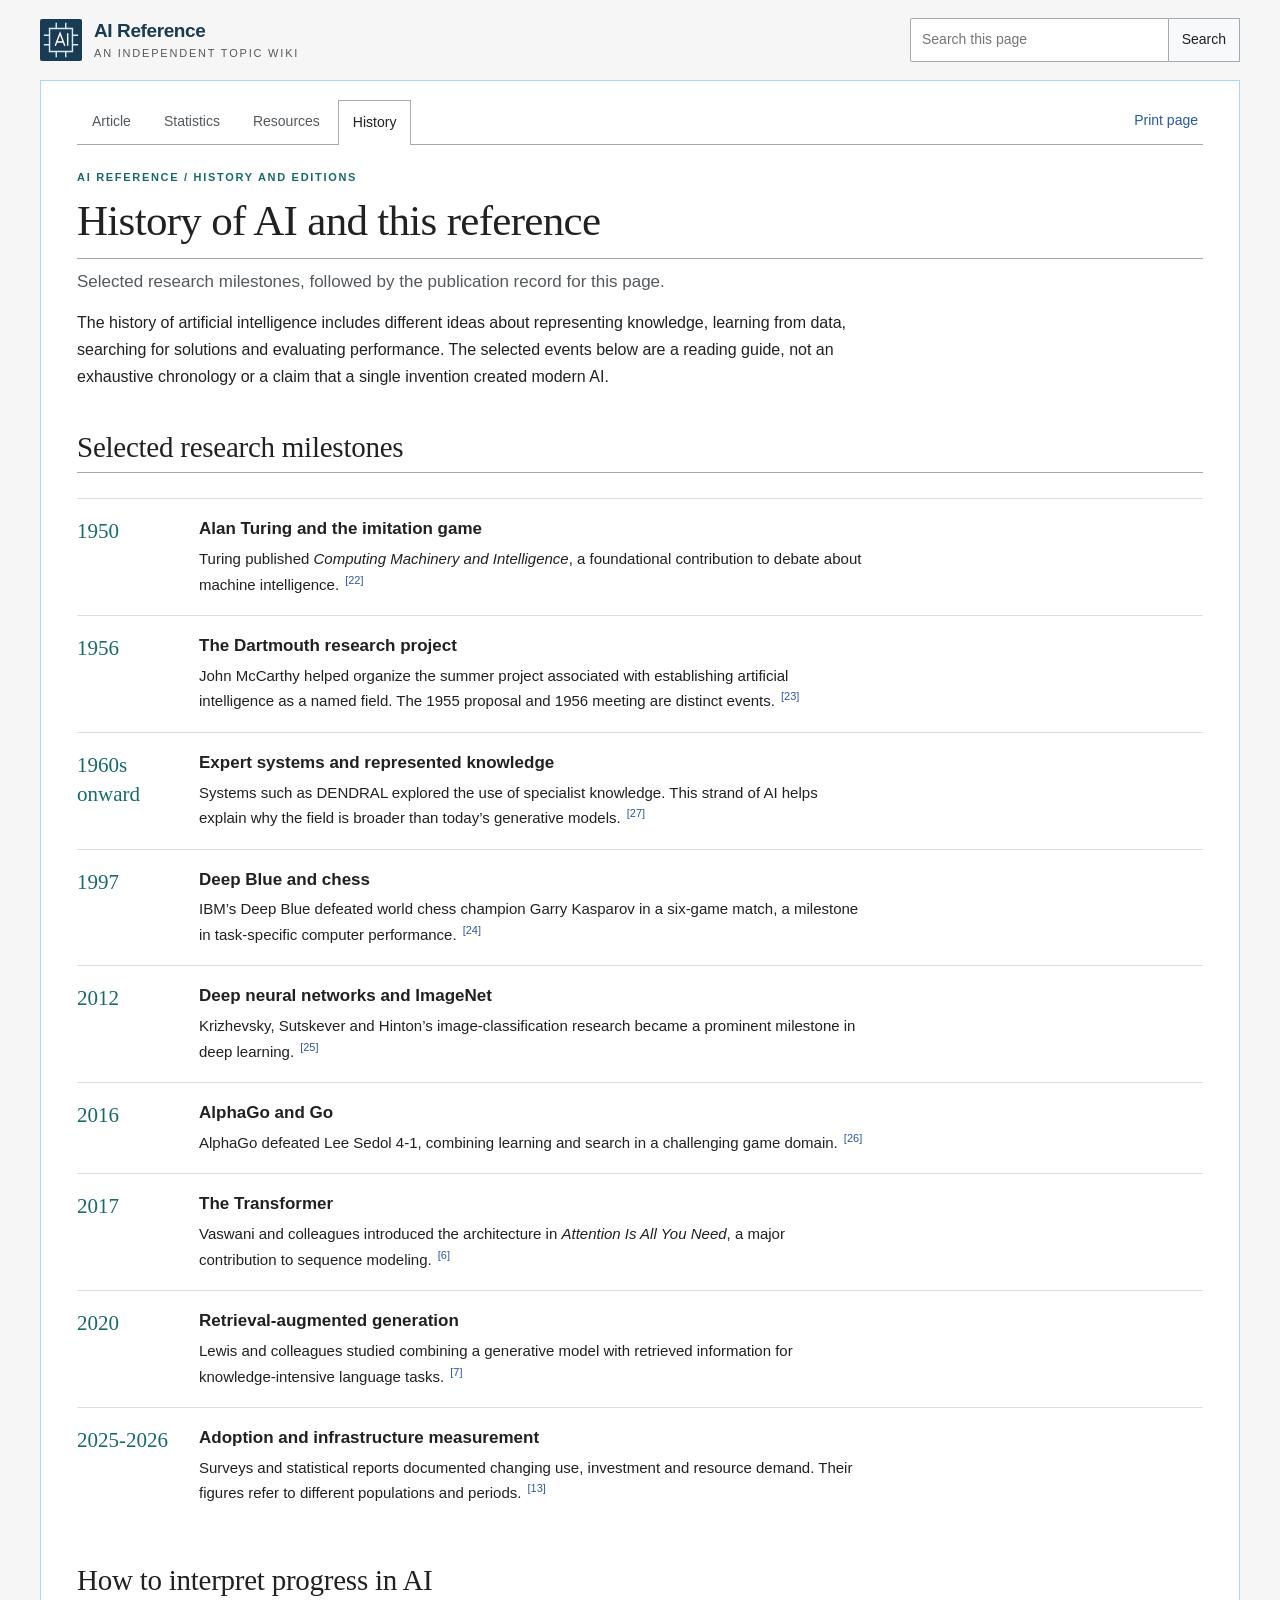
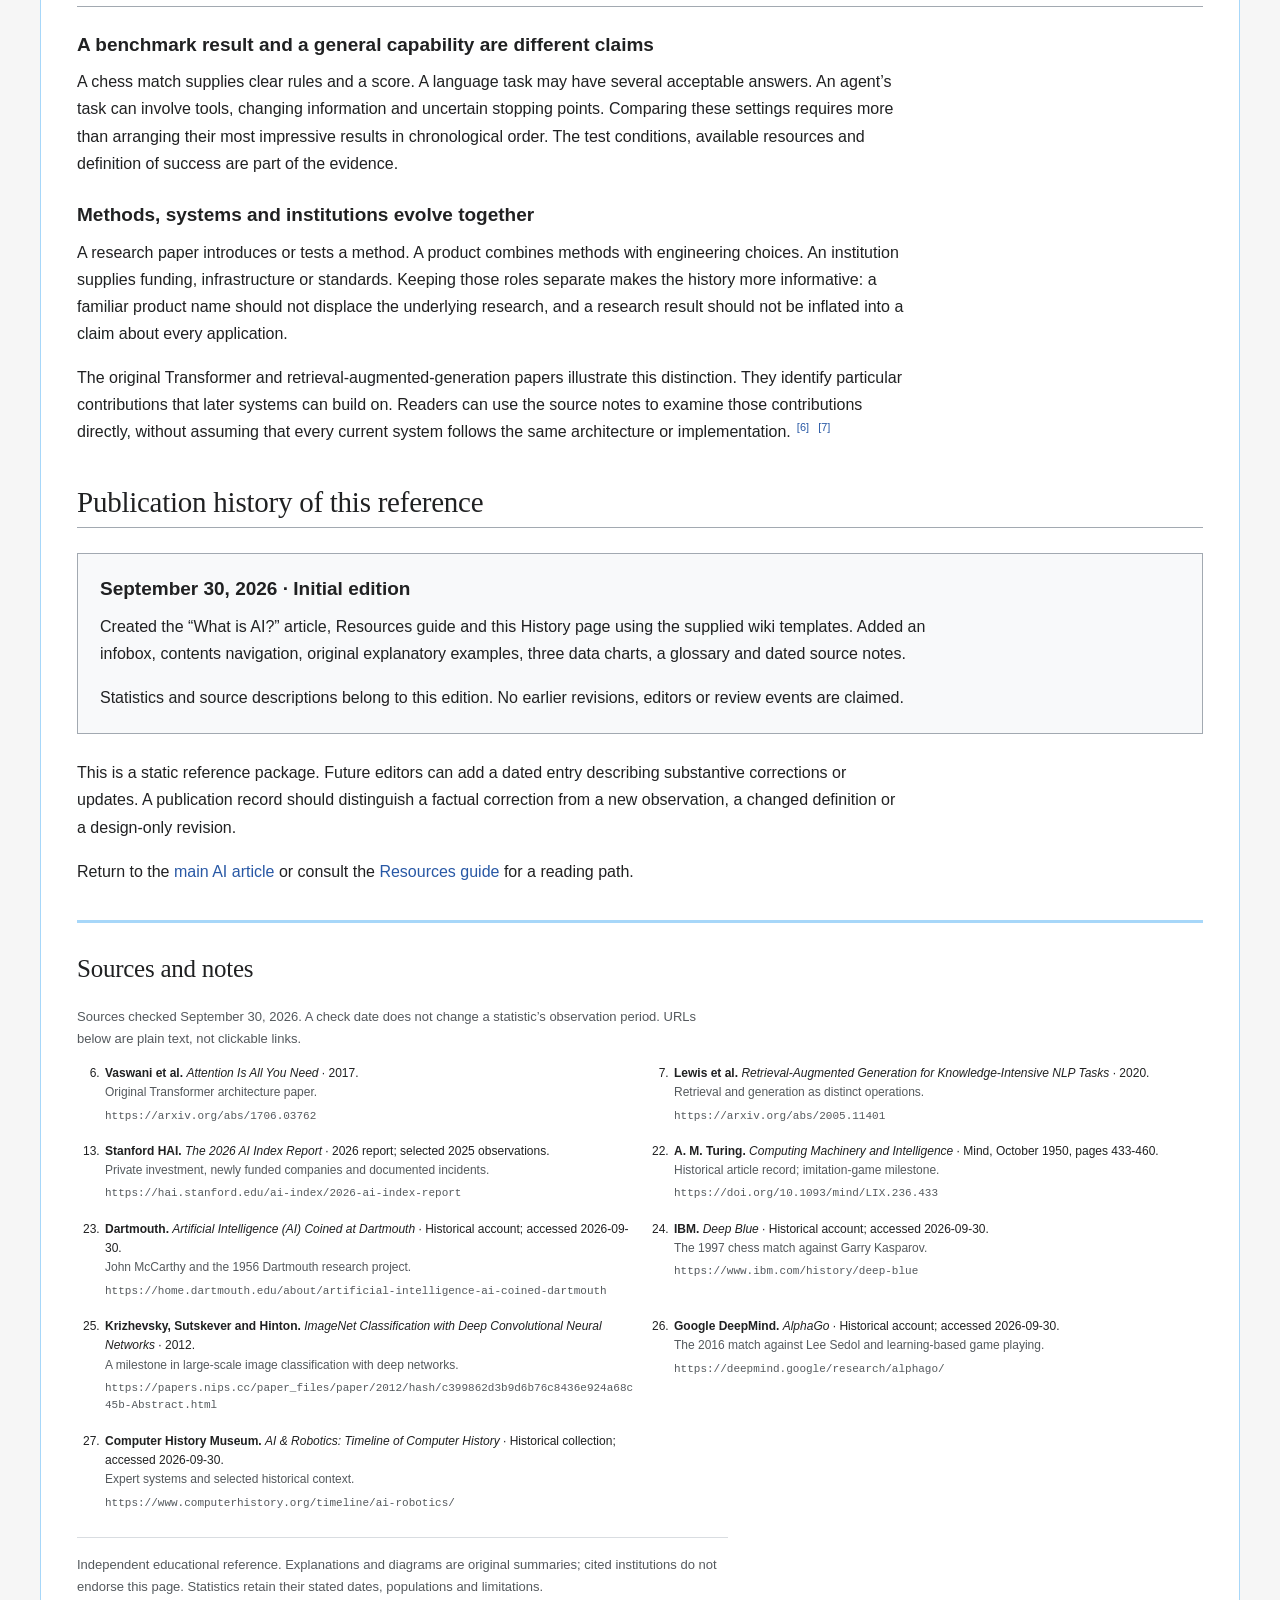
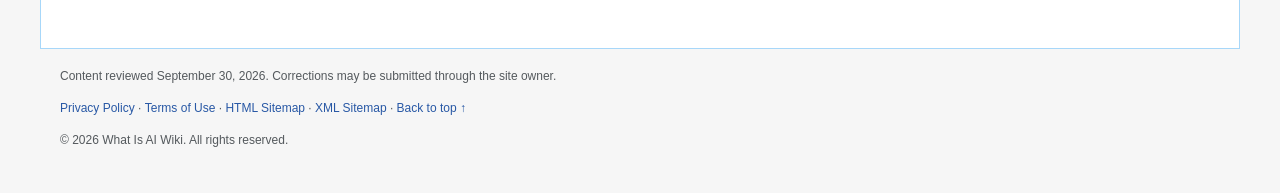
<file: history/index.html>
<!doctype html>
<html lang="en-US">
<head>
<meta charset="utf-8">
<meta name="viewport" content="width=device-width,initial-scale=1">
<title>History of AI: Turing, Dartmouth, Deep Learning &amp; LLMs</title>
<meta name="description" content="Trace artificial intelligence from Alan Turing and the Dartmouth project through expert systems, deep learning, Transformers, generative AI and LLMs.">
<meta name="robots" content="index,follow,max-image-preview:large">
<meta name="theme-color" content="#193b53">
<meta name="format-detection" content="telephone=no">
<link rel="canonical" href="https://whatisai.wiki/history/">
<link rel="icon" href="../assets/favicon.svg" type="image/svg+xml">
<link rel="stylesheet" href="../assets/wiki.css">
<style>
:root{--bg:#f6f6f6;--paper:#fff;--ink:#202122;--muted:#54595d;--line:#a2a9b1;--rule:#a7d7f9;--link:#2858a5;--accent:#193b53;--tint:#f8f9fa;--teal:#176a6c;--focus:#a14c00;--font-body:"Segoe UI",Tahoma,sans-serif;--font-title:Georgia,"Times New Roman",serif;--space:24px;--radius:2px}
*{box-sizing:border-box}html{scroll-padding-top:20px;scroll-behavior:smooth}body{margin:0;background:var(--bg);color:var(--ink);font:16px/1.7 var(--font-body)}a{color:var(--link);text-decoration:none}a:hover{text-decoration:underline}a:focus-visible,button:focus-visible,input:focus-visible,summary:focus-visible,[tabindex]:focus-visible{outline:3px solid var(--focus);outline-offset:4px}button,input{font:inherit}button{cursor:pointer}img,svg{max-width:100%;height:auto}p{margin:0 0 1.05em;text-wrap:pretty}strong{font-weight:650}.sr-only{position:absolute;width:1px;height:1px;padding:0;overflow:hidden;clip:rect(0,0,0,0);white-space:nowrap}.skip{position:absolute;left:16px;top:-90px;z-index:10;background:white;padding:10px}.skip:focus{top:10px}.site-header{max-width:1264px;margin:auto;display:flex;align-items:center;justify-content:space-between;gap:24px;padding:18px 32px}.identity{display:flex;gap:12px;align-items:center;color:var(--accent)}.identity:hover{text-decoration:none}.identity svg{width:42px;height:42px;flex:none}.wordmark{font-size:19px;font-weight:650;letter-spacing:-.4px;line-height:1.25}.wordmark small{display:block;color:var(--muted);font-size:11px;font-weight:500;letter-spacing:1.8px;text-transform:uppercase;margin-top:5px}.search{position:relative;display:flex;width:330px;max-width:100%}.search input{width:100%;min-width:0;border:1px solid var(--line);background:var(--paper);padding:9px 11px;border-radius:var(--radius) 0 0 var(--radius);font-size:14px}.search button{background:var(--tint);border:1px solid var(--line);border-left:0;padding:9px 13px;font-size:14px;color:var(--ink)}.search-panel{position:absolute;z-index:5;top:100%;left:0;right:0;background:white;border:1px solid var(--line);box-shadow:0 8px 18px #20212220;padding:14px;max-height:380px;overflow:auto;font-size:14px}.search-panel ul{padding-left:18px;margin:0}.search-panel a{display:block;padding:7px 0}.search-panel button{border:1px solid var(--line);margin-top:12px}.search-panel p{font-size:13px}.page{max-width:1200px;margin:auto;background:var(--paper);border:1px solid var(--rule);padding:18px 36px 36px;min-height:90vh}.toolbar{display:flex;justify-content:space-between;align-items:center;border-bottom:1px solid var(--line);gap:12px;margin-bottom:24px;font-size:14px}.toolbar nav{display:flex;flex-wrap:wrap;gap:3px}.toolbar a{padding:10px 14px;display:block;color:var(--muted);border:1px solid transparent;border-bottom:0}.toolbar a[aria-current]{border-color:var(--line);color:var(--ink);background:white;position:relative;bottom:-1px}.print{border:0;background:transparent;color:var(--link);padding:10px 5px;white-space:nowrap;font-size:14px}.eyebrow{font:600 11px/1.6 var(--font-body);letter-spacing:1.7px;text-transform:uppercase;color:var(--teal);margin-bottom:10px}.article-heading h1{font:normal clamp(30px,3.6vw,43px)/1.16 var(--font-title);margin:0 0 9px;border-bottom:1px solid var(--line);padding-bottom:12px;letter-spacing:-.7px;text-wrap:balance}.deck{color:var(--muted);font-size:17px;margin:0 0 12px}.metadata{display:flex;flex-wrap:wrap;gap:6px 20px;color:var(--muted);font-size:12px;margin-bottom:24px}.intro{font-size:16px}.infobox{float:right;clear:right;width:304px;margin:0 0 24px 30px;padding:6px;background:var(--tint);border:1px solid var(--line);font-size:13px;line-height:1.5}.infobox-title{font-weight:650;text-align:center;font-size:18px;padding:7px 3px 1px}.infobox-subtitle{text-align:center;color:var(--muted);margin-bottom:12px;font-size:12px}.infobox-art{margin:0 7px 10px}.infobox dl{margin:0 8px}.infobox dl div{display:grid;grid-template-columns:96px 1fr;gap:8px;padding:8px 0;border-bottom:1px solid #d9dde1}.infobox dt{font-weight:650}.infobox dd{margin:0}.infobox .note{font-size:11px;color:var(--muted);margin:12px 8px 8px}.reading-note{border-left:3px solid var(--rule);padding:8px 0 8px 14px;margin:20px 0;font-size:14px}.contents{background:var(--tint);border:1px solid var(--line);padding:12px 18px;display:block;max-width:660px;margin:24px 334px 32px 0;font-size:14px;min-width:230px}.contents summary{font-weight:650;cursor:pointer;padding:3px 0;min-height:32px}.contents ol{margin:10px 0 0;padding-left:23px}.contents li{padding:2px 0}.contents a{display:inline-block;padding:3px 0}section.topic-section{clear:both;max-width:100%;padding-top:3px}h2{font:normal clamp(23px,2.5vw,29px)/1.3 var(--font-title);margin:38px 0 15px;border-bottom:1px solid var(--line);padding-bottom:6px;letter-spacing:-.25px;text-wrap:balance}h3{font:650 19px/1.4 var(--font-body);margin:25px 0 10px;text-wrap:balance}.topic-section>p,.support-page p{max-width:93ch}.reference{font-size:11px;line-height:0;vertical-align:super;white-space:nowrap;margin:0 2px}.reference a{padding:3px 1px}.table-scroll{overflow-x:auto;margin:20px 0 24px;border:1px solid var(--line);max-width:100%}table{border-collapse:collapse;width:100%;font-size:14px;line-height:1.55;min-width:620px}caption{text-align:left;font-weight:650;background:var(--tint);padding:11px 15px;border-bottom:1px solid var(--line)}th,td{padding:12px 15px;text-align:left;vertical-align:top;border-bottom:1px solid #d9dde1}thead{background:#eaf0f5;color:var(--accent)}thead th{font-weight:650}tbody th{font-weight:600;min-width:150px}tbody tr:nth-child(even){background:#f8f9fa}tbody tr:last-child>*{border-bottom:0}.table-scroll:focus-visible{outline-offset:1px}.process-figure,.data-figure{margin:26px 0;border:1px solid var(--line);padding:22px;background:var(--tint)}figcaption{margin-bottom:18px;font-size:16px}figcaption strong{display:block;color:var(--accent);font-size:18px}figcaption span{display:block;color:var(--muted);font-size:13px;margin-top:3px}.process{list-style:none;display:grid;grid-template-columns:repeat(4,minmax(0,1fr));padding:0;margin:0;border:1px solid #bdcbd5}.process li{padding:17px 15px;background:white;border-right:1px solid #bdcbd5;font-size:14px;line-height:1.5}.process li:last-child{border:0}.process b{display:block;color:var(--teal);margin-bottom:7px}.process span{display:block}.figure-note{font-size:12px;line-height:1.6;color:var(--muted);margin:15px 0 0}.data-figure img{display:block;width:100%;max-width:860px;margin:auto;background:white}.stat-strip{display:grid;grid-template-columns:repeat(3,minmax(0,1fr));margin:24px 0 14px;border-top:3px solid var(--accent);border-bottom:1px solid var(--line)}.stat-strip>div{padding:22px 20px;border-right:1px solid var(--line);background:var(--tint)}.stat-strip>div:last-child{border-right:0}.stat-strip strong{font:normal 36px/1.2 var(--font-title);display:block;color:var(--accent)}.stat-strip span{display:block;font-size:14px;margin:8px 0}.stat-strip small{font-size:11px;color:var(--muted);display:block}.timeline{list-style:none;margin:25px 0;padding:0}.timeline li{display:grid;grid-template-columns:100px 1fr;gap:22px;border-top:1px solid #d9dde1;padding:18px 0}.timeline-year{font:normal 21px/1.4 var(--font-title);color:var(--teal)}.timeline h3{font-size:17px;margin:0 0 5px}.timeline p{font-size:15px;margin:0;max-width:80ch}.checklist{padding-left:26px;max-width:92ch}.checklist li{margin:12px 0;padding-left:6px}.example{border-left:3px solid var(--teal);background:var(--tint);padding:18px 24px;margin:24px 0}.example h3{margin:0 0 9px}.example p{margin:0}.glossary{display:grid;grid-template-columns:1fr 1fr;gap:0 32px;margin:20px 0}.glossary div{border-top:1px solid #d9dde1;padding:13px 0;font-size:14px}.glossary dt{font-weight:650}.glossary dd{margin:4px 0 0;color:var(--muted)}.catlinks{padding:12px 15px;border:1px solid var(--line);background:var(--tint);margin-top:32px;font-size:13px;clear:both}.article-footer{clear:both;border-top:3px solid var(--rule);margin-top:35px;padding-top:8px}.article-footer h2{font-size:25px;border:0;margin-top:22px}.article-footer>p{font-size:13px;color:var(--muted);max-width:90ch}.references{padding-left:26px;display:grid;grid-template-columns:1fr 1fr;gap:17px 38px;font-size:12px;line-height:1.6}.references li{padding-left:2px;min-width:0;scroll-margin-top:20px}.references li:target{background:#fff1d6;outline:3px solid #fff1d6}.source-url{display:block;overflow-wrap:anywhere;word-break:break-word;font-family:Consolas,monospace;font-size:11px;color:var(--muted);margin-top:5px;user-select:all}.source-note{display:block;color:var(--muted)}.editorial-note{border-top:1px solid #d9dde1;padding-top:16px;margin-top:25px}.endbar{max-width:1200px;padding:20px 32px;margin:auto;display:flex;justify-content:space-between;gap:20px;font-size:12px;color:var(--muted)}.endbar p{margin:0}.endbar a{white-space:nowrap}.resource-list{list-style:none;padding:0;display:grid;grid-template-columns:1fr 1fr;gap:20px;margin:25px 0}.resource-list li{padding:21px;border:1px solid var(--line);background:var(--tint)}.resource-list h3{margin:0 0 9px;font-size:18px}.resource-list p{font-size:14px}.resource-list a{font-size:14px;display:inline-block;padding:5px 0}.edition{border:1px solid var(--line);background:var(--tint);padding:22px;margin:25px 0}.edition h3{margin:0 0 10px}.edition p:last-child{margin:0}.compact{font-size:14px}.noscript-note{font-size:12px;color:var(--muted)}
@media(min-width:1500px){.topic-section>p{max-width:90ch}}
@media(max-width:900px){.page{padding:16px 26px 30px}.site-header{padding:18px 26px}.toolbar a{padding:10px}.infobox{width:280px;margin-left:22px}.contents{margin-right:302px}.process{grid-template-columns:1fr 1fr}.process li:nth-child(2){border-right:0}.process li:nth-child(-n+2){border-bottom:1px solid #bdcbd5}.references{gap:16px 26px}}
@media(max-width:650px){body{font-size:16px}.site-header{padding:17px 18px;align-items:flex-start;flex-direction:column;gap:17px}.search{width:100%}.page{border-left:0;border-right:0;padding:14px 18px 24px}.toolbar{align-items:flex-start;gap:6px;margin-bottom:24px}.toolbar nav{gap:0}.toolbar a{padding:9px 10px;font-size:13px}.print{font-size:13px;min-height:42px}.article-heading h1{font-size:32px}.deck{font-size:16px}.metadata{font-size:11px;gap:4px 12px}.infobox{float:none;width:100%;margin:0 0 24px}.infobox-art{max-width:280px;margin:4px auto 12px}.infobox dl div{grid-template-columns:110px 1fr}.infobox .note{font-size:12px}.intro{font-size:16px}.contents{margin:25px 0;max-width:none;min-width:0}.contents summary{min-height:40px;padding:7px 0}.contents a{padding:7px 0;line-height:1.5}.topic-section h2{font-size:25px;margin-top:32px}.topic-section h3{font-size:18px}.stat-strip{grid-template-columns:1fr}.stat-strip>div{border-right:0;border-bottom:1px solid var(--line);padding:16px}.stat-strip>div:last-child{border-bottom:0}.stat-strip strong{font-size:32px}.stat-strip span{margin:4px 0}.process-figure,.data-figure{padding:13px;margin:22px 0}.process{grid-template-columns:1fr 1fr}.process li{padding:13px 10px;font-size:13px}.data-figure img{min-height:0}.timeline li{grid-template-columns:66px 1fr;gap:14px}.timeline-year{font-size:18px}.timeline h3{font-size:16px}.timeline p{font-size:14px}.glossary,.references,.resource-list{grid-template-columns:1fr}.references{gap:18px}.glossary{gap:0}.endbar{padding:18px;align-items:flex-start}.endbar p{max-width:27ch}.resource-list{gap:13px}.resource-list a{padding:9px 0}.source-url{font-size:11px}.example{padding:16px}.table-scroll{margin-right:0}}
@media(max-width:650px){article:not(.support-page){display:flex;flex-direction:column}article>.intro{order:-3}article>.contents{order:-2}article>.infobox{order:-1}.data-figure picture{display:block}.data-figure img{aspect-ratio:360/330}.table-scroll::before{content:"Swipe or use arrow keys to view the full table";display:block;font-size:11px;color:var(--muted);padding:6px 12px;background:var(--tint);position:sticky;left:0;width:100%;max-width:calc(100vw - 38px)}}
html{scroll-behavior:auto}
@media(prefers-reduced-motion:reduce){html{scroll-behavior:auto}}
@media print{body{background:white;font-size:11pt;color:#000}.site-header,.toolbar,.contents,.skip,.endbar,.search-panel{display:none!important}.page{max-width:none;border:0;padding:0}.article-heading h1{font-size:27pt}.infobox{width:240px;font-size:9pt}.table-scroll{overflow:visible;border:0}table{min-width:0;font-size:9pt}tr{break-inside:avoid}.data-figure,.process-figure{break-inside:avoid}h2,h3{break-after:avoid}.references{display:block;font-size:9pt}.references li{margin-bottom:9px}.source-url{font-size:8pt}.glossary{display:block}a{color:#000}.metadata{font-size:9pt}.topic-section>p{max-width:none}.stat-strip strong{font-size:25pt}.article-footer{break-before:page}}
</style>
<script type="application/ld+json">{"@context":"https://schema.org","@graph":[{"@id":"https://whatisai.wiki/#publisher","@type":"Organization","name":"What Is AI Wiki","url":"https://whatisai.wiki/"},{"@id":"https://whatisai.wiki/#website","@type":"WebSite","name":"What Is AI Wiki","url":"https://whatisai.wiki/","publisher":{"@id":"https://whatisai.wiki/#publisher"}},{"@id":"https://whatisai.wiki/history/#webpage","@type":"WebPage","url":"https://whatisai.wiki/history/","name":"History of Artificial Intelligence","description":"Selected milestones in artificial intelligence and the publication history of What Is AI Wiki.","isPartOf":{"@id":"https://whatisai.wiki/#website"},"about":{"@id":"https://whatisai.wiki/#artificial-intelligence"},"dateModified":"2026-09-30","inLanguage":"en-US"},{"@id":"https://whatisai.wiki/#artificial-intelligence","@type":"DefinedTerm","name":"Artificial intelligence"}]}</script>
<script src="../assets/wiki.js" defer>
</script>
</head>
<body id="top">
<a class="skip" href="#article">Skip to content</a>
<header class="site-header">
<a class="identity" href="/" aria-label="AI Reference home">
<svg viewBox="0 0 44 44" aria-hidden="true">
<rect width="44" height="44" rx="2" fill="#193b53"/>
<path d="M10 10h24v24H10zM17 4v6m10-6v6M17 34v6m10-6v6M4 17h6m-6 10h6m24-10h6m-6 10h6" fill="none" stroke="#d9eafa" stroke-width="1.5"/>
<path d="M16 28l5-13 5 13m-8-4h6m5-9v13" fill="none" stroke="white" stroke-width="1.5"/>
</svg>
<span class="wordmark">AI Reference<small>An independent topic wiki</small>
</span>
</a>
<form class="search" role="search">
<label class="sr-only" for="wiki-search">Search this page</label>
<input id="wiki-search" type="search" placeholder="Search this page" autocomplete="off" aria-controls="search-results">
<button type="submit" aria-controls="search-results" aria-expanded="false">Search</button>
<div class="search-panel" id="search-results" hidden>
<p role="status" aria-live="polite">
</p>
<ul>
</ul>
<button type="button">Close results</button>
</div>
</form>
</header>
<div class="page">
<div class="toolbar">
<nav aria-label="Page navigation">
<a href="/">Article</a>
<a href="/#ai-statistics">Statistics</a>
<a href="/resources/">Resources</a>
<a href="/history/" aria-current="page">History</a>
</nav>
<button type="button" class="print">Print page</button>
</div>
<main id="article">
<div class="article-heading">
<div class="eyebrow">AI Reference / History and editions</div>
<h1>History of AI and this reference</h1>
<p class="deck">Selected research milestones, followed by the publication record for this page.</p>
</div>
<article class="support-page">
<p>The history of artificial intelligence includes different ideas about representing knowledge, learning from data, searching for solutions and evaluating performance. The selected events below are a reading guide, not an exhaustive chronology or a claim that a single invention created modern AI.</p>
<section id="research-milestones">
<h2>Selected research milestones</h2>
<ol class="timeline">
<li>
<span class="timeline-year">1950</span>
<div>
<h3>Alan Turing and the imitation game</h3>
<p>Turing published <i>Computing Machinery and Intelligence</i>, a foundational contribution to debate about machine intelligence.<sup class="reference">
<a href="#source-22" aria-label="Source 22">[22]</a>
</sup>
</p>
</div>
</li>
<li>
<span class="timeline-year">1956</span>
<div>
<h3>The Dartmouth research project</h3>
<p>John McCarthy helped organize the summer project associated with establishing artificial intelligence as a named field. The 1955 proposal and 1956 meeting are distinct events.<sup class="reference">
<a href="#source-23" aria-label="Source 23">[23]</a>
</sup>
</p>
</div>
</li>
<li>
<span class="timeline-year">1960s onward</span>
<div>
<h3>Expert systems and represented knowledge</h3>
<p>Systems such as DENDRAL explored the use of specialist knowledge. This strand of AI helps explain why the field is broader than today’s generative models.<sup class="reference">
<a href="#source-27" aria-label="Source 27">[27]</a>
</sup>
</p>
</div>
</li>
<li>
<span class="timeline-year">1997</span>
<div>
<h3>Deep Blue and chess</h3>
<p>IBM’s Deep Blue defeated world chess champion Garry Kasparov in a six-game match, a milestone in task-specific computer performance.<sup class="reference">
<a href="#source-24" aria-label="Source 24">[24]</a>
</sup>
</p>
</div>
</li>
<li>
<span class="timeline-year">2012</span>
<div>
<h3>Deep neural networks and ImageNet</h3>
<p>Krizhevsky, Sutskever and Hinton’s image-classification research became a prominent milestone in deep learning.<sup class="reference">
<a href="#source-25" aria-label="Source 25">[25]</a>
</sup>
</p>
</div>
</li>
<li>
<span class="timeline-year">2016</span>
<div>
<h3>AlphaGo and Go</h3>
<p>AlphaGo defeated Lee Sedol 4-1, combining learning and search in a challenging game domain.<sup class="reference">
<a href="#source-26" aria-label="Source 26">[26]</a>
</sup>
</p>
</div>
</li>
<li>
<span class="timeline-year">2017</span>
<div>
<h3>The Transformer</h3>
<p>Vaswani and colleagues introduced the architecture in <i>Attention Is All You Need</i>, a major contribution to sequence modeling.<sup class="reference">
<a href="#source-6" aria-label="Source 6">[6]</a>
</sup>
</p>
</div>
</li>
<li>
<span class="timeline-year">2020</span>
<div>
<h3>Retrieval-augmented generation</h3>
<p>Lewis and colleagues studied combining a generative model with retrieved information for knowledge-intensive language tasks.<sup class="reference">
<a href="#source-7" aria-label="Source 7">[7]</a>
</sup>
</p>
</div>
</li>
<li>
<span class="timeline-year">2025-2026</span>
<div>
<h3>Adoption and infrastructure measurement</h3>
<p>Surveys and statistical reports documented changing use, investment and resource demand. Their figures refer to different populations and periods.<sup class="reference">
<a href="#source-13" aria-label="Source 13">[13]</a>
</sup>
</p>
</div>
</li>
</ol>
</section>
<section id="interpreting-history">
<h2>How to interpret progress in AI</h2>
<h3 id="different-milestones">A benchmark result and a general capability are different claims</h3>
<p>A chess match supplies clear rules and a score. A language task may have several acceptable answers. An agent’s task can involve tools, changing information and uncertain stopping points. Comparing these settings requires more than arranging their most impressive results in chronological order. The test conditions, available resources and definition of success are part of the evidence.</p>
<h3 id="methods-and-systems">Methods, systems and institutions evolve together</h3>
<p>A research paper introduces or tests a method. A product combines methods with engineering choices. An institution supplies funding, infrastructure or standards. Keeping those roles separate makes the history more informative: a familiar product name should not displace the underlying research, and a research result should not be inflated into a claim about every application.</p>
<p>The original Transformer and retrieval-augmented-generation papers illustrate this distinction. They identify particular contributions that later systems can build on. Readers can use the source notes to examine those contributions directly, without assuming that every current system follows the same architecture or implementation.<sup class="reference">
<a href="#source-6" aria-label="Source 6">[6]</a>
</sup>
<sup class="reference">
<a href="#source-7" aria-label="Source 7">[7]</a>
</sup>
</p>
</section>
<section id="edition-history">
<h2>Publication history of this reference</h2>
<div class="edition">
<h3>September 30, 2026 · Initial edition</h3>
<p>Created the “What is AI?” article, Resources guide and this History page using the supplied wiki templates. Added an infobox, contents navigation, original explanatory examples, three data charts, a glossary and dated source notes.</p>
<p>Statistics and source descriptions belong to this edition. No earlier revisions, editors or review events are claimed.</p>
</div>
<p>This is a static reference package. Future editors can add a dated entry describing substantive corrections or updates. A publication record should distinguish a factual correction from a new observation, a changed definition or a design-only revision.</p>
<p>Return to the <a href="/">main AI article</a> or consult the <a href="/resources/">Resources guide</a> for a reading path.</p>
</section>
</article>
</main>
<footer class="article-footer" aria-labelledby="sources">
<h2 id="sources">Sources and notes</h2>
<p>Sources checked September 30, 2026. A check date does not change a statistic’s observation period. URLs below are plain text, not clickable links.</p>
<ol class="references">
<li id="source-6" value="6">
<strong>Vaswani et al.</strong> <i>Attention Is All You Need</i> · 2017. <span class="source-note">Original Transformer architecture paper.</span>
<code class="source-url">https://arxiv.org/abs/1706.03762</code>
</li>
<li id="source-7" value="7">
<strong>Lewis et al.</strong> <i>Retrieval-Augmented Generation for Knowledge-Intensive NLP Tasks</i> · 2020. <span class="source-note">Retrieval and generation as distinct operations.</span>
<code class="source-url">https://arxiv.org/abs/2005.11401</code>
</li>
<li id="source-13" value="13">
<strong>Stanford HAI.</strong> <i>The 2026 AI Index Report</i> · 2026 report; selected 2025 observations. <span class="source-note">Private investment, newly funded companies and documented incidents.</span>
<code class="source-url">https://hai.stanford.edu/ai-index/2026-ai-index-report</code>
</li>
<li id="source-22" value="22">
<strong>A. M. Turing.</strong> <i>Computing Machinery and Intelligence</i> · Mind, October 1950, pages 433-460. <span class="source-note">Historical article record; imitation-game milestone.</span>
<code class="source-url">https://doi.org/10.1093/mind/LIX.236.433</code>
</li>
<li id="source-23" value="23">
<strong>Dartmouth.</strong> <i>Artificial Intelligence (AI) Coined at Dartmouth</i> · Historical account; accessed 2026-09-30. <span class="source-note">John McCarthy and the 1956 Dartmouth research project.</span>
<code class="source-url">https://home.dartmouth.edu/about/artificial-intelligence-ai-coined-dartmouth</code>
</li>
<li id="source-24" value="24">
<strong>IBM.</strong> <i>Deep Blue</i> · Historical account; accessed 2026-09-30. <span class="source-note">The 1997 chess match against Garry Kasparov.</span>
<code class="source-url">https://www.ibm.com/history/deep-blue</code>
</li>
<li id="source-25" value="25">
<strong>Krizhevsky, Sutskever and Hinton.</strong> <i>ImageNet Classification with Deep Convolutional Neural Networks</i> · 2012. <span class="source-note">A milestone in large-scale image classification with deep networks.</span>
<code class="source-url">https://papers.nips.cc/paper_files/paper/2012/hash/c399862d3b9d6b76c8436e924a68c45b-Abstract.html</code>
</li>
<li id="source-26" value="26">
<strong>Google DeepMind.</strong> <i>AlphaGo</i> · Historical account; accessed 2026-09-30. <span class="source-note">The 2016 match against Lee Sedol and learning-based game playing.</span>
<code class="source-url">https://deepmind.google/research/alphago/</code>
</li>
<li id="source-27" value="27">
<strong>Computer History Museum.</strong> <i>AI &amp; Robotics: Timeline of Computer History</i> · Historical collection; accessed 2026-09-30. <span class="source-note">Expert systems and selected historical context.</span>
<code class="source-url">https://www.computerhistory.org/timeline/ai-robotics/</code>
</li>
</ol>
<p class="editorial-note">Independent educational reference. Explanations and diagrams are original summaries; cited institutions do not endorse this page. Statistics retain their stated dates, populations and limitations.</p>
</footer>
</div>
<footer class="site-footer"><p>Content reviewed September 30, 2026. Corrections may be submitted through the site owner.</p><p><a href="/privacy/">Privacy Policy</a> · <a href="/terms/">Terms of Use</a> · <a href="/sitemap/">HTML Sitemap</a> · <a href="/sitemap.xml">XML Sitemap</a> · <a href="#top">Back to top ↑</a></p><p>© <span data-current-year>2026</span> What Is AI Wiki. All rights reserved.</p></footer>
</body>
</html>
</file>
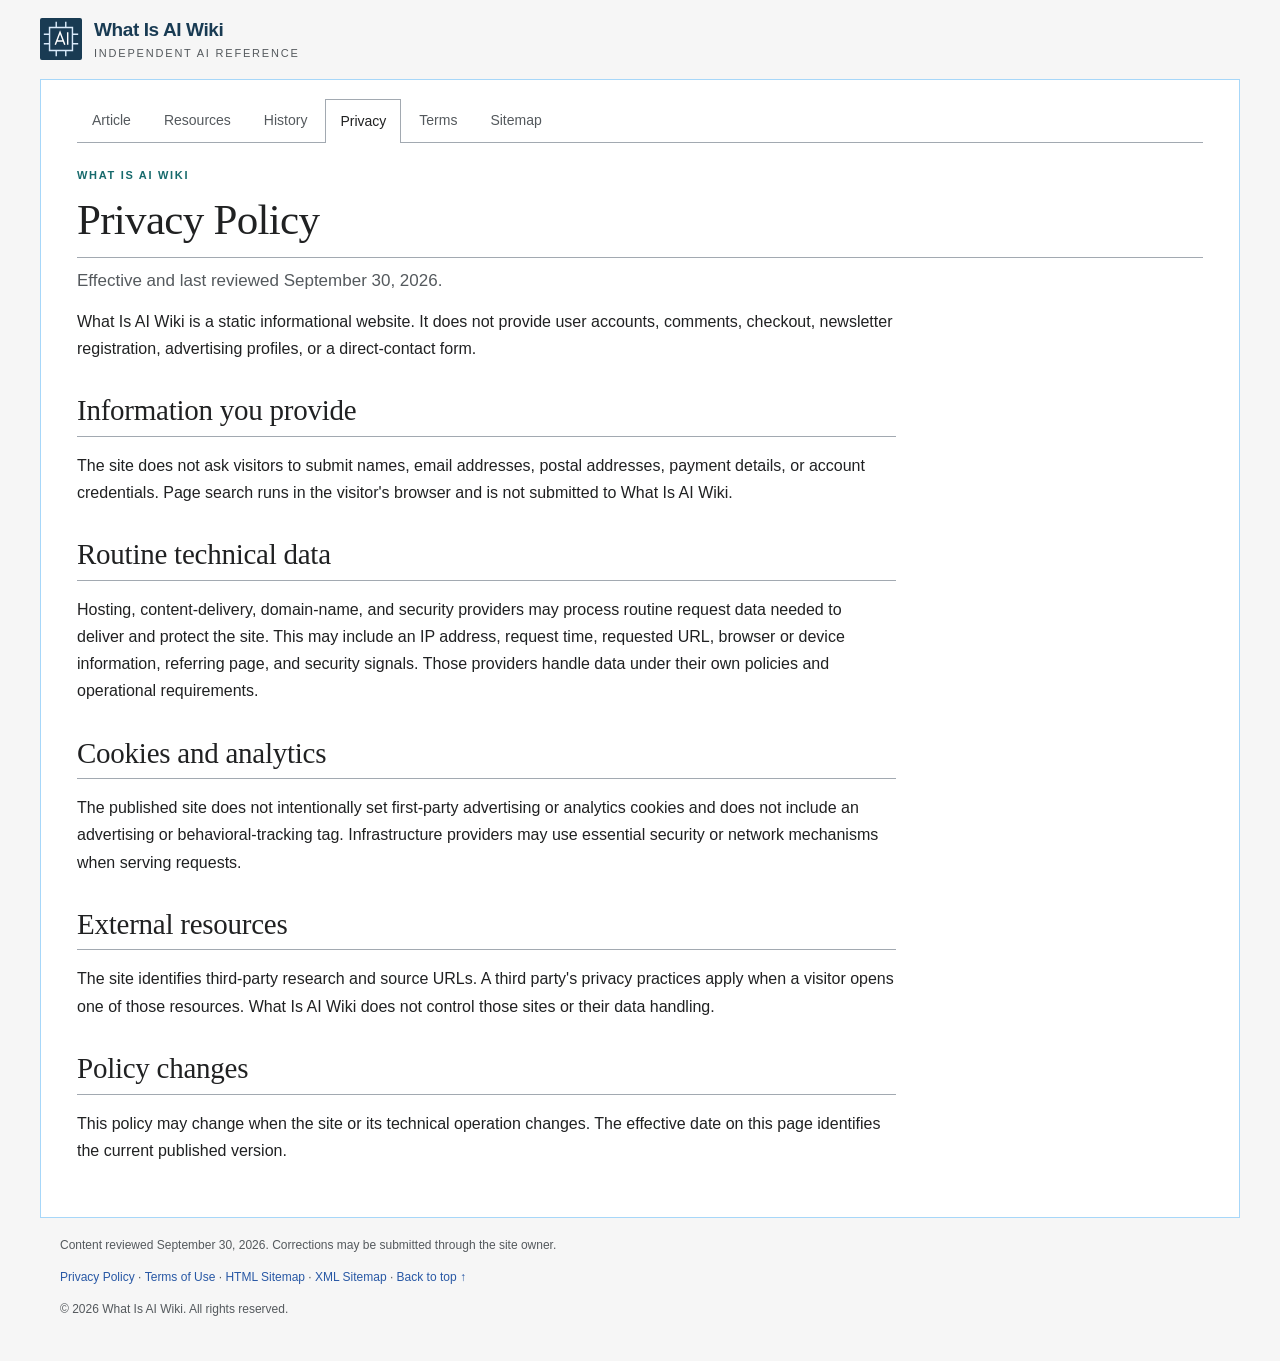
<file: privacy/index.html>
<!doctype html>
<html lang="en-US">
<head>
<meta charset="utf-8">
<meta name="viewport" content="width=device-width,initial-scale=1">
<title>Privacy Policy | What Is AI Wiki</title>
<meta name="description" content="Privacy Policy for What Is AI Wiki, explaining this static reference site's local search, routine hosting data and third-party infrastructure.">
<meta name="robots" content="index,follow">
<meta name="theme-color" content="#193b53">
<link rel="canonical" href="https://whatisai.wiki/privacy/">
<link rel="icon" href="../assets/favicon.svg" type="image/svg+xml">
<link rel="stylesheet" href="../assets/wiki.css">
<script type="application/ld+json">{"@context":"https://schema.org","@graph":[{"@id":"https://whatisai.wiki/#publisher","@type":"Organization","name":"What Is AI Wiki","url":"https://whatisai.wiki/"},{"@id":"https://whatisai.wiki/#website","@type":"WebSite","name":"What Is AI Wiki","url":"https://whatisai.wiki/","publisher":{"@id":"https://whatisai.wiki/#publisher"}},{"@id":"https://whatisai.wiki/privacy/#webpage","@type":"WebPage","url":"https://whatisai.wiki/privacy/","name":"Privacy Policy","description":"Privacy Policy for What Is AI Wiki.","isPartOf":{"@id":"https://whatisai.wiki/#website"},"dateModified":"2026-09-30","inLanguage":"en-US"}]}</script>
<script src="../assets/wiki.js" defer></script>
</head>
<body id="top">
<a class="skip" href="#article">Skip to content</a>
<header class="site-header"><a class="identity" href="/" aria-label="What Is AI Wiki home"><svg viewBox="0 0 44 44" aria-hidden="true"><rect width="44" height="44" rx="2" fill="#193b53"/><path d="M10 10h24v24H10zM17 4v6m10-6v6M17 34v6m10-6v6M4 17h6m-6 10h6m24-10h6m-6 10h6" fill="none" stroke="#d9eafa" stroke-width="1.5"/><path d="M16 28l5-13 5 13m-8-4h6m5-9v13" fill="none" stroke="white" stroke-width="1.5"/></svg><span class="wordmark">What Is AI Wiki<small>Independent AI reference</small></span></a></header>
<div class="page"><div class="toolbar"><nav aria-label="Page navigation"><a href="/">Article</a><a href="/resources/">Resources</a><a href="/history/">History</a><a href="/privacy/" aria-current="page">Privacy</a><a href="/terms/">Terms</a><a href="/sitemap/">Sitemap</a></nav></div>
<main id="article" class="support-page"><div class="article-heading"><div class="eyebrow">What Is AI Wiki</div><h1>Privacy Policy</h1><p class="deck">Effective and last reviewed September 30, 2026.</p></div>
<article class="policy-copy">
<p>What Is AI Wiki is a static informational website. It does not provide user accounts, comments, checkout, newsletter registration, advertising profiles, or a direct-contact form.</p>
<h2 id="information-you-provide">Information you provide</h2><p>The site does not ask visitors to submit names, email addresses, postal addresses, payment details, or account credentials. Page search runs in the visitor's browser and is not submitted to What Is AI Wiki.</p>
<h2 id="routine-technical-data">Routine technical data</h2><p>Hosting, content-delivery, domain-name, and security providers may process routine request data needed to deliver and protect the site. This may include an IP address, request time, requested URL, browser or device information, referring page, and security signals. Those providers handle data under their own policies and operational requirements.</p>
<h2 id="cookies-and-analytics">Cookies and analytics</h2><p>The published site does not intentionally set first-party advertising or analytics cookies and does not include an advertising or behavioral-tracking tag. Infrastructure providers may use essential security or network mechanisms when serving requests.</p>
<h2 id="external-resources">External resources</h2><p>The site identifies third-party research and source URLs. A third party's privacy practices apply when a visitor opens one of those resources. What Is AI Wiki does not control those sites or their data handling.</p>
<h2 id="changes">Policy changes</h2><p>This policy may change when the site or its technical operation changes. The effective date on this page identifies the current published version.</p>
</article></main></div>
<footer class="site-footer"><p>Content reviewed September 30, 2026. Corrections may be submitted through the site owner.</p><p><a href="/privacy/">Privacy Policy</a> · <a href="/terms/">Terms of Use</a> · <a href="/sitemap/">HTML Sitemap</a> · <a href="/sitemap.xml">XML Sitemap</a> · <a href="#top">Back to top ↑</a></p><p>© <span data-current-year>2026</span> What Is AI Wiki. All rights reserved.</p></footer>
</body></html>
</file>
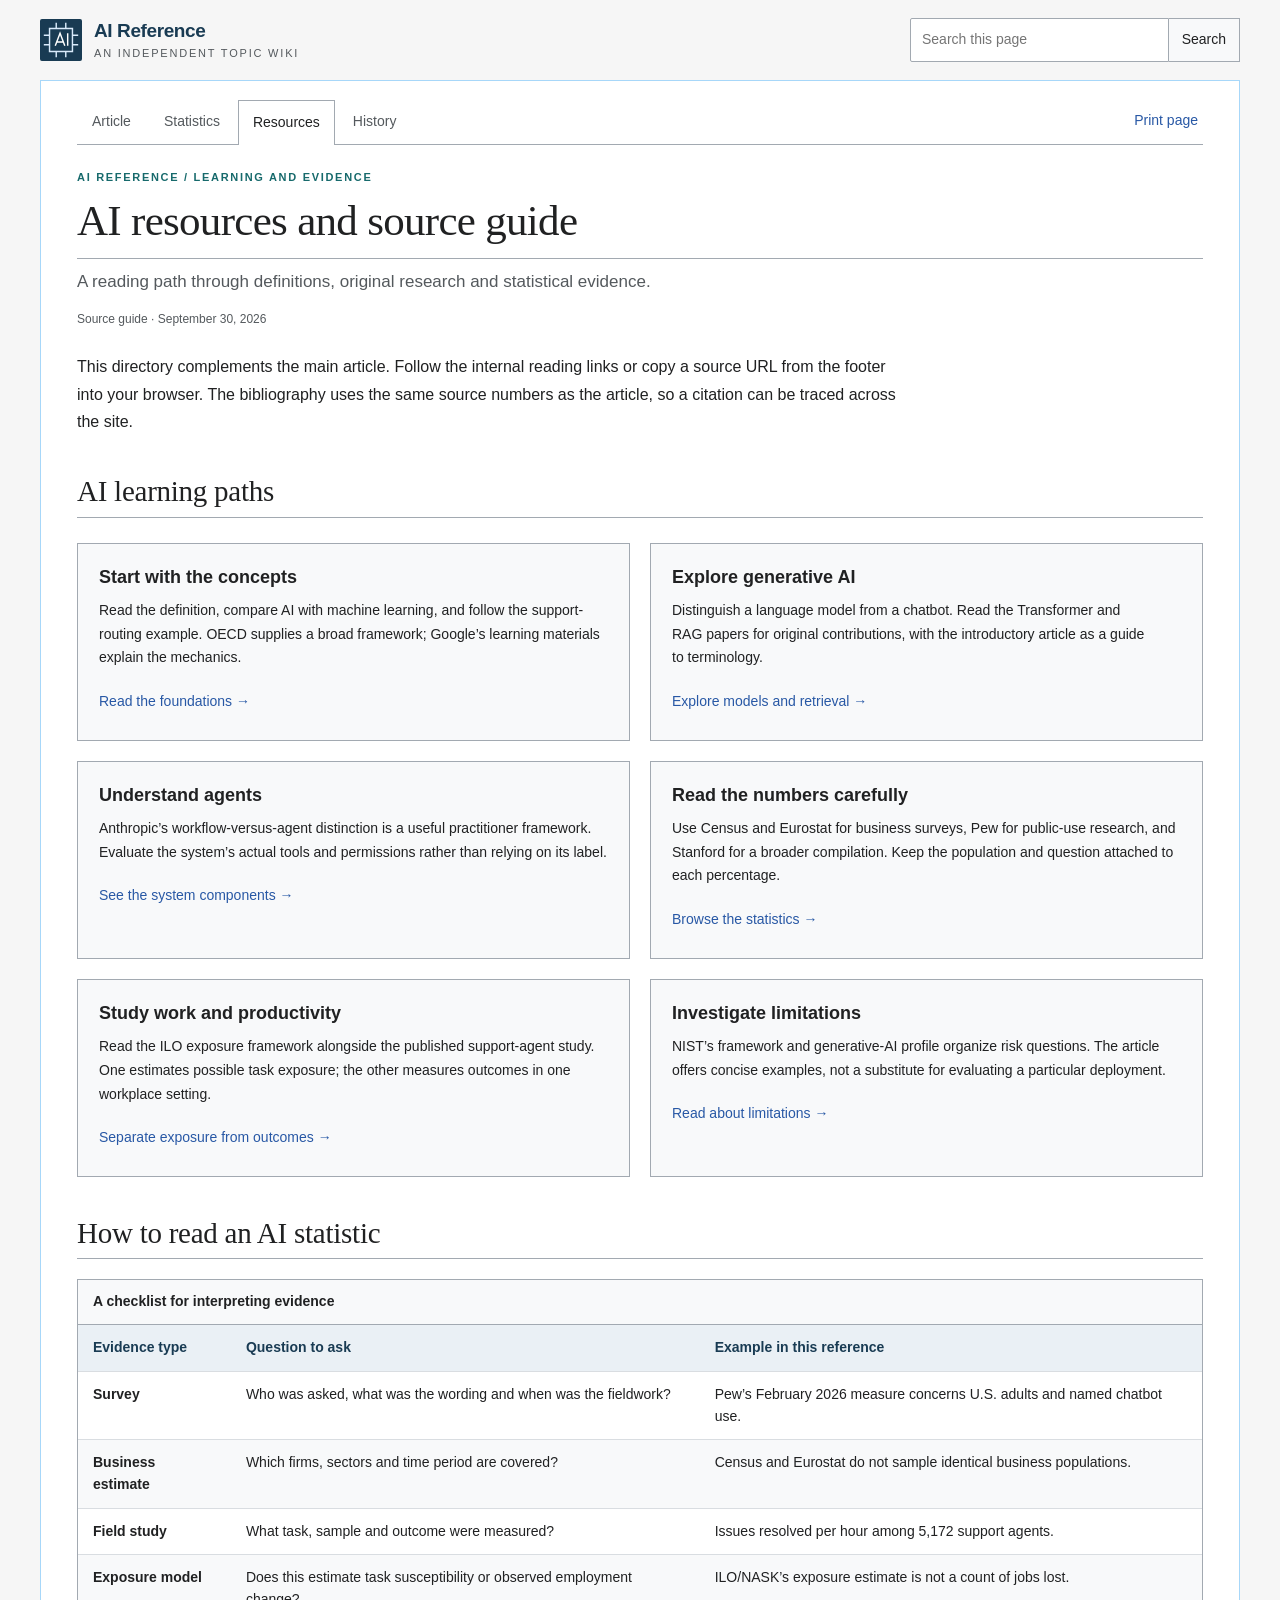
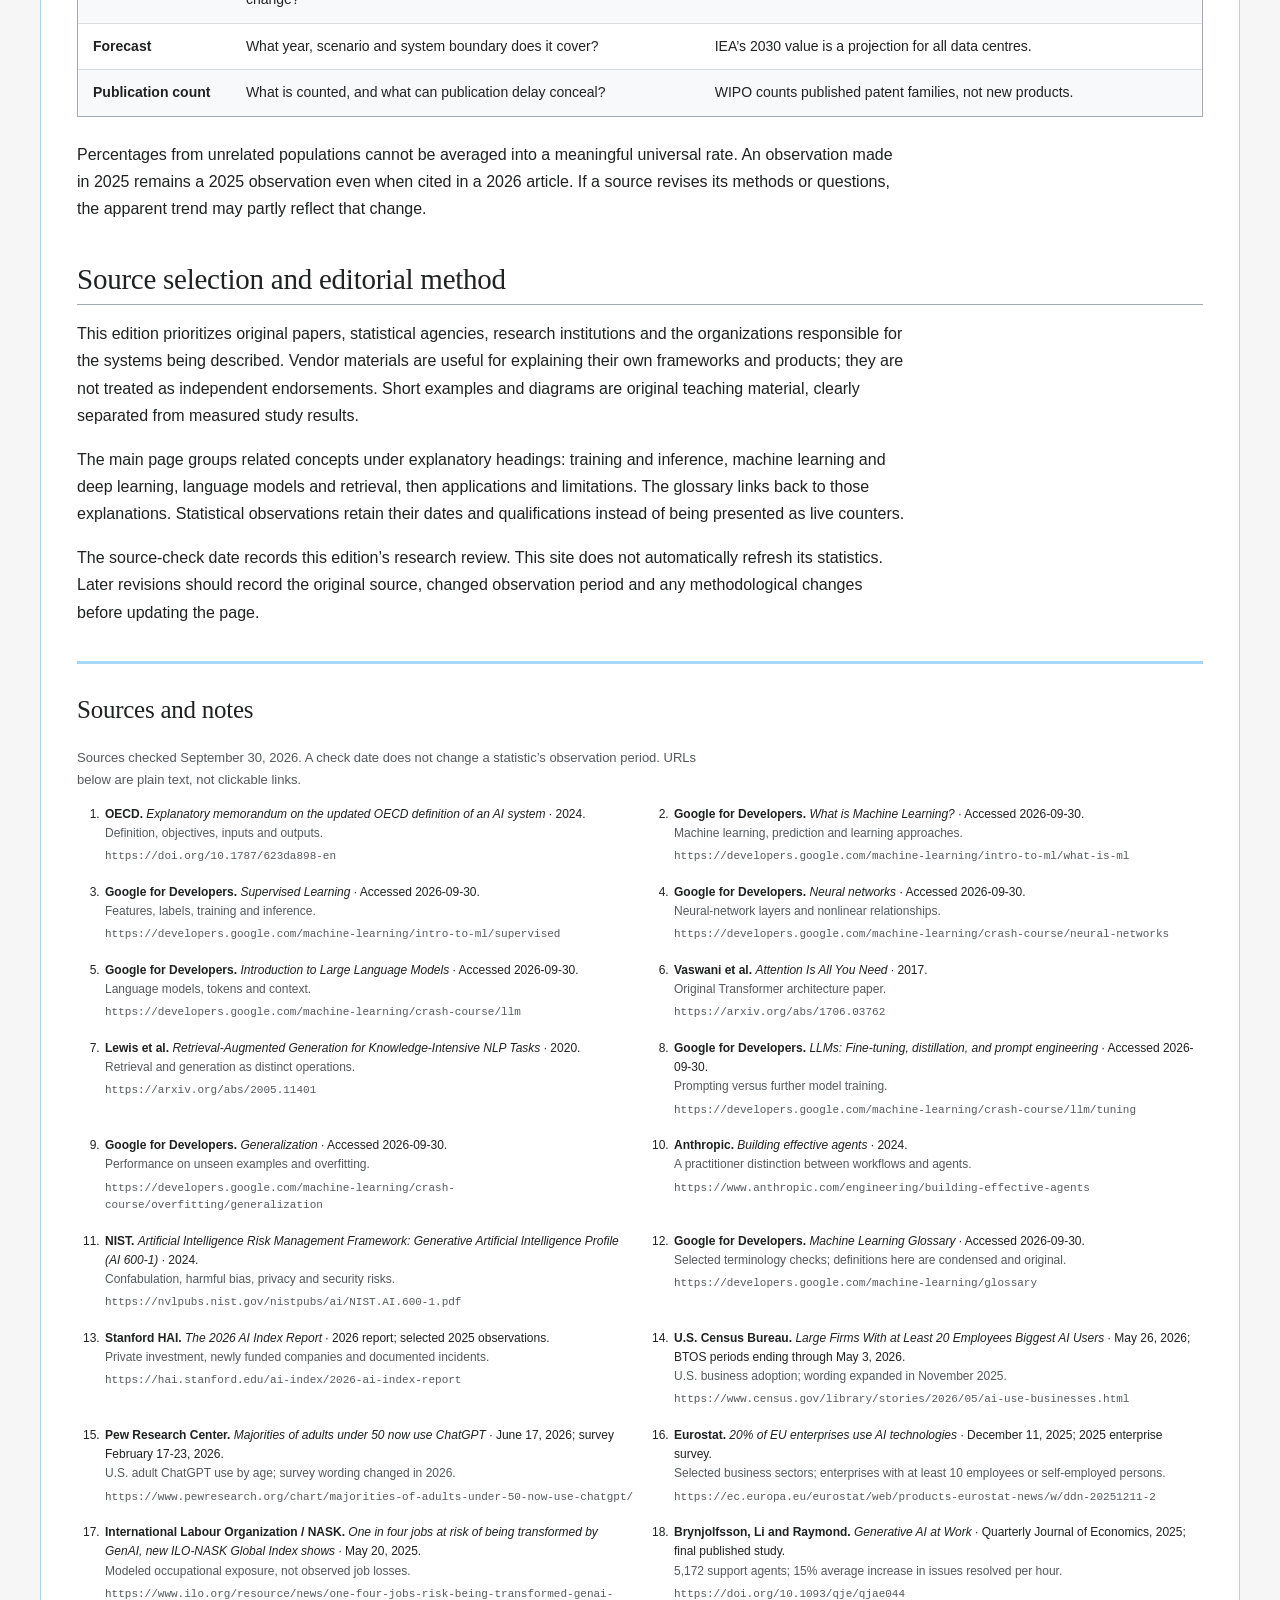
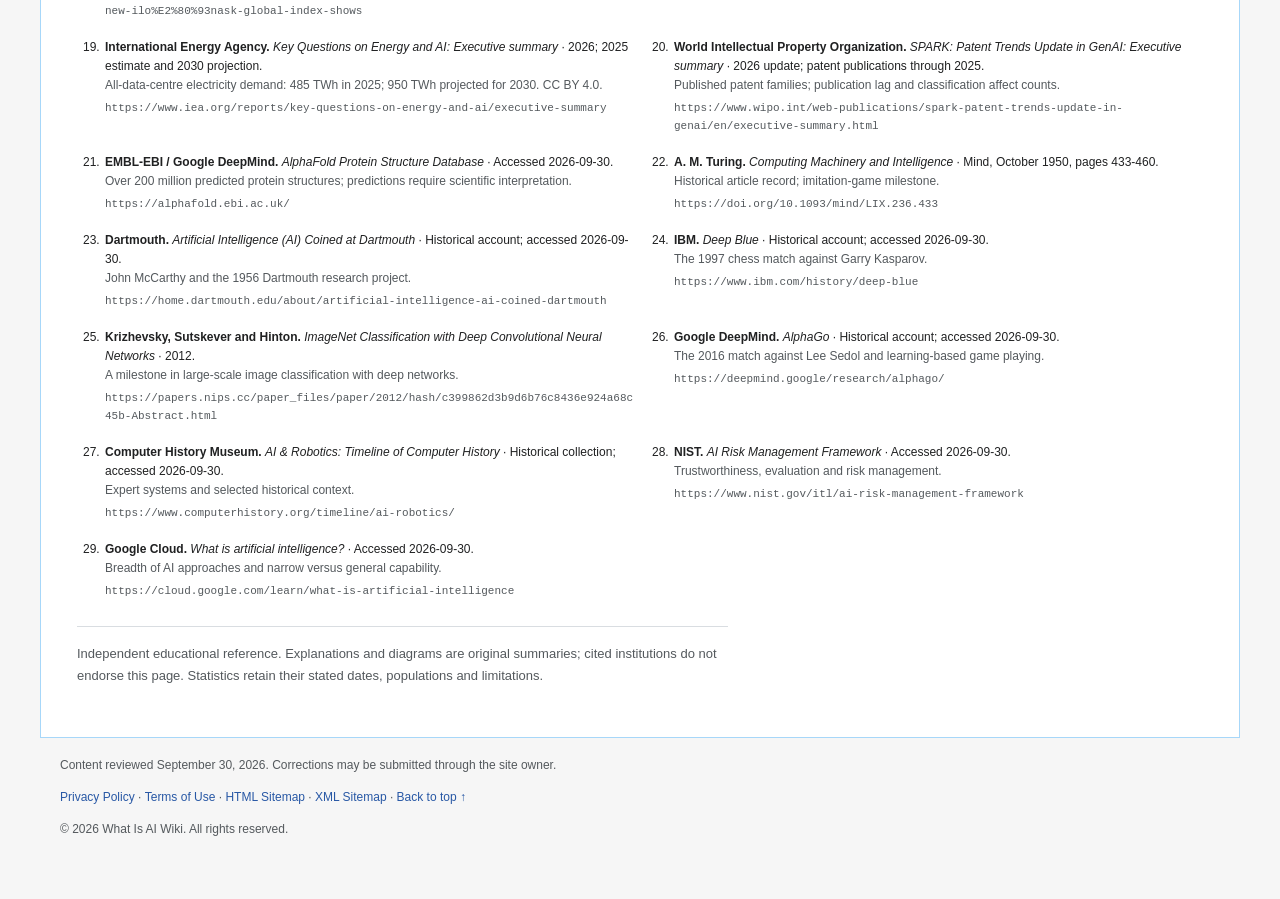
<file: resources/index.html>
<!doctype html>
<html lang="en-US">
<head>
<meta charset="utf-8">
<meta name="viewport" content="width=device-width,initial-scale=1">
<title>AI Resources: Models, Statistics, Risks &amp; History</title>
<meta name="description" content="Primary sources and reading paths for artificial intelligence, machine learning, generative AI, models, statistics, risks, energy use and AI history.">
<meta name="robots" content="index,follow,max-image-preview:large">
<meta name="theme-color" content="#193b53">
<meta name="format-detection" content="telephone=no">
<link rel="canonical" href="https://whatisai.wiki/resources/">
<link rel="icon" href="../assets/favicon.svg" type="image/svg+xml">
<link rel="stylesheet" href="../assets/wiki.css">
<style>
:root{--bg:#f6f6f6;--paper:#fff;--ink:#202122;--muted:#54595d;--line:#a2a9b1;--rule:#a7d7f9;--link:#2858a5;--accent:#193b53;--tint:#f8f9fa;--teal:#176a6c;--focus:#a14c00;--font-body:"Segoe UI",Tahoma,sans-serif;--font-title:Georgia,"Times New Roman",serif;--space:24px;--radius:2px}
*{box-sizing:border-box}html{scroll-padding-top:20px;scroll-behavior:smooth}body{margin:0;background:var(--bg);color:var(--ink);font:16px/1.7 var(--font-body)}a{color:var(--link);text-decoration:none}a:hover{text-decoration:underline}a:focus-visible,button:focus-visible,input:focus-visible,summary:focus-visible,[tabindex]:focus-visible{outline:3px solid var(--focus);outline-offset:4px}button,input{font:inherit}button{cursor:pointer}img,svg{max-width:100%;height:auto}p{margin:0 0 1.05em;text-wrap:pretty}strong{font-weight:650}.sr-only{position:absolute;width:1px;height:1px;padding:0;overflow:hidden;clip:rect(0,0,0,0);white-space:nowrap}.skip{position:absolute;left:16px;top:-90px;z-index:10;background:white;padding:10px}.skip:focus{top:10px}.site-header{max-width:1264px;margin:auto;display:flex;align-items:center;justify-content:space-between;gap:24px;padding:18px 32px}.identity{display:flex;gap:12px;align-items:center;color:var(--accent)}.identity:hover{text-decoration:none}.identity svg{width:42px;height:42px;flex:none}.wordmark{font-size:19px;font-weight:650;letter-spacing:-.4px;line-height:1.25}.wordmark small{display:block;color:var(--muted);font-size:11px;font-weight:500;letter-spacing:1.8px;text-transform:uppercase;margin-top:5px}.search{position:relative;display:flex;width:330px;max-width:100%}.search input{width:100%;min-width:0;border:1px solid var(--line);background:var(--paper);padding:9px 11px;border-radius:var(--radius) 0 0 var(--radius);font-size:14px}.search button{background:var(--tint);border:1px solid var(--line);border-left:0;padding:9px 13px;font-size:14px;color:var(--ink)}.search-panel{position:absolute;z-index:5;top:100%;left:0;right:0;background:white;border:1px solid var(--line);box-shadow:0 8px 18px #20212220;padding:14px;max-height:380px;overflow:auto;font-size:14px}.search-panel ul{padding-left:18px;margin:0}.search-panel a{display:block;padding:7px 0}.search-panel button{border:1px solid var(--line);margin-top:12px}.search-panel p{font-size:13px}.page{max-width:1200px;margin:auto;background:var(--paper);border:1px solid var(--rule);padding:18px 36px 36px;min-height:90vh}.toolbar{display:flex;justify-content:space-between;align-items:center;border-bottom:1px solid var(--line);gap:12px;margin-bottom:24px;font-size:14px}.toolbar nav{display:flex;flex-wrap:wrap;gap:3px}.toolbar a{padding:10px 14px;display:block;color:var(--muted);border:1px solid transparent;border-bottom:0}.toolbar a[aria-current]{border-color:var(--line);color:var(--ink);background:white;position:relative;bottom:-1px}.print{border:0;background:transparent;color:var(--link);padding:10px 5px;white-space:nowrap;font-size:14px}.eyebrow{font:600 11px/1.6 var(--font-body);letter-spacing:1.7px;text-transform:uppercase;color:var(--teal);margin-bottom:10px}.article-heading h1{font:normal clamp(30px,3.6vw,43px)/1.16 var(--font-title);margin:0 0 9px;border-bottom:1px solid var(--line);padding-bottom:12px;letter-spacing:-.7px;text-wrap:balance}.deck{color:var(--muted);font-size:17px;margin:0 0 12px}.metadata{display:flex;flex-wrap:wrap;gap:6px 20px;color:var(--muted);font-size:12px;margin-bottom:24px}.intro{font-size:16px}.infobox{float:right;clear:right;width:304px;margin:0 0 24px 30px;padding:6px;background:var(--tint);border:1px solid var(--line);font-size:13px;line-height:1.5}.infobox-title{font-weight:650;text-align:center;font-size:18px;padding:7px 3px 1px}.infobox-subtitle{text-align:center;color:var(--muted);margin-bottom:12px;font-size:12px}.infobox-art{margin:0 7px 10px}.infobox dl{margin:0 8px}.infobox dl div{display:grid;grid-template-columns:96px 1fr;gap:8px;padding:8px 0;border-bottom:1px solid #d9dde1}.infobox dt{font-weight:650}.infobox dd{margin:0}.infobox .note{font-size:11px;color:var(--muted);margin:12px 8px 8px}.reading-note{border-left:3px solid var(--rule);padding:8px 0 8px 14px;margin:20px 0;font-size:14px}.contents{background:var(--tint);border:1px solid var(--line);padding:12px 18px;display:block;max-width:660px;margin:24px 334px 32px 0;font-size:14px;min-width:230px}.contents summary{font-weight:650;cursor:pointer;padding:3px 0;min-height:32px}.contents ol{margin:10px 0 0;padding-left:23px}.contents li{padding:2px 0}.contents a{display:inline-block;padding:3px 0}section.topic-section{clear:both;max-width:100%;padding-top:3px}h2{font:normal clamp(23px,2.5vw,29px)/1.3 var(--font-title);margin:38px 0 15px;border-bottom:1px solid var(--line);padding-bottom:6px;letter-spacing:-.25px;text-wrap:balance}h3{font:650 19px/1.4 var(--font-body);margin:25px 0 10px;text-wrap:balance}.topic-section>p,.support-page p{max-width:93ch}.reference{font-size:11px;line-height:0;vertical-align:super;white-space:nowrap;margin:0 2px}.reference a{padding:3px 1px}.table-scroll{overflow-x:auto;margin:20px 0 24px;border:1px solid var(--line);max-width:100%}table{border-collapse:collapse;width:100%;font-size:14px;line-height:1.55;min-width:620px}caption{text-align:left;font-weight:650;background:var(--tint);padding:11px 15px;border-bottom:1px solid var(--line)}th,td{padding:12px 15px;text-align:left;vertical-align:top;border-bottom:1px solid #d9dde1}thead{background:#eaf0f5;color:var(--accent)}thead th{font-weight:650}tbody th{font-weight:600;min-width:150px}tbody tr:nth-child(even){background:#f8f9fa}tbody tr:last-child>*{border-bottom:0}.table-scroll:focus-visible{outline-offset:1px}.process-figure,.data-figure{margin:26px 0;border:1px solid var(--line);padding:22px;background:var(--tint)}figcaption{margin-bottom:18px;font-size:16px}figcaption strong{display:block;color:var(--accent);font-size:18px}figcaption span{display:block;color:var(--muted);font-size:13px;margin-top:3px}.process{list-style:none;display:grid;grid-template-columns:repeat(4,minmax(0,1fr));padding:0;margin:0;border:1px solid #bdcbd5}.process li{padding:17px 15px;background:white;border-right:1px solid #bdcbd5;font-size:14px;line-height:1.5}.process li:last-child{border:0}.process b{display:block;color:var(--teal);margin-bottom:7px}.process span{display:block}.figure-note{font-size:12px;line-height:1.6;color:var(--muted);margin:15px 0 0}.data-figure img{display:block;width:100%;max-width:860px;margin:auto;background:white}.stat-strip{display:grid;grid-template-columns:repeat(3,minmax(0,1fr));margin:24px 0 14px;border-top:3px solid var(--accent);border-bottom:1px solid var(--line)}.stat-strip>div{padding:22px 20px;border-right:1px solid var(--line);background:var(--tint)}.stat-strip>div:last-child{border-right:0}.stat-strip strong{font:normal 36px/1.2 var(--font-title);display:block;color:var(--accent)}.stat-strip span{display:block;font-size:14px;margin:8px 0}.stat-strip small{font-size:11px;color:var(--muted);display:block}.timeline{list-style:none;margin:25px 0;padding:0}.timeline li{display:grid;grid-template-columns:100px 1fr;gap:22px;border-top:1px solid #d9dde1;padding:18px 0}.timeline-year{font:normal 21px/1.4 var(--font-title);color:var(--teal)}.timeline h3{font-size:17px;margin:0 0 5px}.timeline p{font-size:15px;margin:0;max-width:80ch}.checklist{padding-left:26px;max-width:92ch}.checklist li{margin:12px 0;padding-left:6px}.example{border-left:3px solid var(--teal);background:var(--tint);padding:18px 24px;margin:24px 0}.example h3{margin:0 0 9px}.example p{margin:0}.glossary{display:grid;grid-template-columns:1fr 1fr;gap:0 32px;margin:20px 0}.glossary div{border-top:1px solid #d9dde1;padding:13px 0;font-size:14px}.glossary dt{font-weight:650}.glossary dd{margin:4px 0 0;color:var(--muted)}.catlinks{padding:12px 15px;border:1px solid var(--line);background:var(--tint);margin-top:32px;font-size:13px;clear:both}.article-footer{clear:both;border-top:3px solid var(--rule);margin-top:35px;padding-top:8px}.article-footer h2{font-size:25px;border:0;margin-top:22px}.article-footer>p{font-size:13px;color:var(--muted);max-width:90ch}.references{padding-left:26px;display:grid;grid-template-columns:1fr 1fr;gap:17px 38px;font-size:12px;line-height:1.6}.references li{padding-left:2px;min-width:0;scroll-margin-top:20px}.references li:target{background:#fff1d6;outline:3px solid #fff1d6}.source-url{display:block;overflow-wrap:anywhere;word-break:break-word;font-family:Consolas,monospace;font-size:11px;color:var(--muted);margin-top:5px;user-select:all}.source-note{display:block;color:var(--muted)}.editorial-note{border-top:1px solid #d9dde1;padding-top:16px;margin-top:25px}.endbar{max-width:1200px;padding:20px 32px;margin:auto;display:flex;justify-content:space-between;gap:20px;font-size:12px;color:var(--muted)}.endbar p{margin:0}.endbar a{white-space:nowrap}.resource-list{list-style:none;padding:0;display:grid;grid-template-columns:1fr 1fr;gap:20px;margin:25px 0}.resource-list li{padding:21px;border:1px solid var(--line);background:var(--tint)}.resource-list h3{margin:0 0 9px;font-size:18px}.resource-list p{font-size:14px}.resource-list a{font-size:14px;display:inline-block;padding:5px 0}.edition{border:1px solid var(--line);background:var(--tint);padding:22px;margin:25px 0}.edition h3{margin:0 0 10px}.edition p:last-child{margin:0}.compact{font-size:14px}.noscript-note{font-size:12px;color:var(--muted)}
@media(min-width:1500px){.topic-section>p{max-width:90ch}}
@media(max-width:900px){.page{padding:16px 26px 30px}.site-header{padding:18px 26px}.toolbar a{padding:10px}.infobox{width:280px;margin-left:22px}.contents{margin-right:302px}.process{grid-template-columns:1fr 1fr}.process li:nth-child(2){border-right:0}.process li:nth-child(-n+2){border-bottom:1px solid #bdcbd5}.references{gap:16px 26px}}
@media(max-width:650px){body{font-size:16px}.site-header{padding:17px 18px;align-items:flex-start;flex-direction:column;gap:17px}.search{width:100%}.page{border-left:0;border-right:0;padding:14px 18px 24px}.toolbar{align-items:flex-start;gap:6px;margin-bottom:24px}.toolbar nav{gap:0}.toolbar a{padding:9px 10px;font-size:13px}.print{font-size:13px;min-height:42px}.article-heading h1{font-size:32px}.deck{font-size:16px}.metadata{font-size:11px;gap:4px 12px}.infobox{float:none;width:100%;margin:0 0 24px}.infobox-art{max-width:280px;margin:4px auto 12px}.infobox dl div{grid-template-columns:110px 1fr}.infobox .note{font-size:12px}.intro{font-size:16px}.contents{margin:25px 0;max-width:none;min-width:0}.contents summary{min-height:40px;padding:7px 0}.contents a{padding:7px 0;line-height:1.5}.topic-section h2{font-size:25px;margin-top:32px}.topic-section h3{font-size:18px}.stat-strip{grid-template-columns:1fr}.stat-strip>div{border-right:0;border-bottom:1px solid var(--line);padding:16px}.stat-strip>div:last-child{border-bottom:0}.stat-strip strong{font-size:32px}.stat-strip span{margin:4px 0}.process-figure,.data-figure{padding:13px;margin:22px 0}.process{grid-template-columns:1fr 1fr}.process li{padding:13px 10px;font-size:13px}.data-figure img{min-height:0}.timeline li{grid-template-columns:66px 1fr;gap:14px}.timeline-year{font-size:18px}.timeline h3{font-size:16px}.timeline p{font-size:14px}.glossary,.references,.resource-list{grid-template-columns:1fr}.references{gap:18px}.glossary{gap:0}.endbar{padding:18px;align-items:flex-start}.endbar p{max-width:27ch}.resource-list{gap:13px}.resource-list a{padding:9px 0}.source-url{font-size:11px}.example{padding:16px}.table-scroll{margin-right:0}}
@media(max-width:650px){article:not(.support-page){display:flex;flex-direction:column}article>.intro{order:-3}article>.contents{order:-2}article>.infobox{order:-1}.data-figure picture{display:block}.data-figure img{aspect-ratio:360/330}.table-scroll::before{content:"Swipe or use arrow keys to view the full table";display:block;font-size:11px;color:var(--muted);padding:6px 12px;background:var(--tint);position:sticky;left:0;width:100%;max-width:calc(100vw - 38px)}}
html{scroll-behavior:auto}
@media(prefers-reduced-motion:reduce){html{scroll-behavior:auto}}
@media print{body{background:white;font-size:11pt;color:#000}.site-header,.toolbar,.contents,.skip,.endbar,.search-panel{display:none!important}.page{max-width:none;border:0;padding:0}.article-heading h1{font-size:27pt}.infobox{width:240px;font-size:9pt}.table-scroll{overflow:visible;border:0}table{min-width:0;font-size:9pt}tr{break-inside:avoid}.data-figure,.process-figure{break-inside:avoid}h2,h3{break-after:avoid}.references{display:block;font-size:9pt}.references li{margin-bottom:9px}.source-url{font-size:8pt}.glossary{display:block}a{color:#000}.metadata{font-size:9pt}.topic-section>p{max-width:none}.stat-strip strong{font-size:25pt}.article-footer{break-before:page}}
</style>
<script type="application/ld+json">{"@context":"https://schema.org","@graph":[{"@id":"https://whatisai.wiki/#publisher","@type":"Organization","name":"What Is AI Wiki","url":"https://whatisai.wiki/"},{"@id":"https://whatisai.wiki/#website","@type":"WebSite","name":"What Is AI Wiki","url":"https://whatisai.wiki/","publisher":{"@id":"https://whatisai.wiki/#publisher"}},{"@id":"https://whatisai.wiki/resources/#webpage","@type":"WebPage","url":"https://whatisai.wiki/resources/","name":"AI Resources","description":"Primary sources and reading paths for artificial intelligence concepts, research, statistics, risks and history.","isPartOf":{"@id":"https://whatisai.wiki/#website"},"about":{"@id":"https://whatisai.wiki/#artificial-intelligence"},"dateModified":"2026-09-30","inLanguage":"en-US"},{"@id":"https://whatisai.wiki/#artificial-intelligence","@type":"DefinedTerm","name":"Artificial intelligence"}]}</script>
<script src="../assets/wiki.js" defer>
</script>
</head>
<body id="top">
<a class="skip" href="#article">Skip to content</a>
<header class="site-header">
<a class="identity" href="/" aria-label="AI Reference home">
<svg viewBox="0 0 44 44" aria-hidden="true">
<rect width="44" height="44" rx="2" fill="#193b53"/>
<path d="M10 10h24v24H10zM17 4v6m10-6v6M17 34v6m10-6v6M4 17h6m-6 10h6m24-10h6m-6 10h6" fill="none" stroke="#d9eafa" stroke-width="1.5"/>
<path d="M16 28l5-13 5 13m-8-4h6m5-9v13" fill="none" stroke="white" stroke-width="1.5"/>
</svg>
<span class="wordmark">AI Reference<small>An independent topic wiki</small>
</span>
</a>
<form class="search" role="search">
<label class="sr-only" for="wiki-search">Search this page</label>
<input id="wiki-search" type="search" placeholder="Search this page" autocomplete="off" aria-controls="search-results">
<button type="submit" aria-controls="search-results" aria-expanded="false">Search</button>
<div class="search-panel" id="search-results" hidden>
<p role="status" aria-live="polite">
</p>
<ul>
</ul>
<button type="button">Close results</button>
</div>
</form>
</header>
<div class="page">
<div class="toolbar">
<nav aria-label="Page navigation">
<a href="/">Article</a>
<a href="/#ai-statistics">Statistics</a>
<a href="/resources/" aria-current="page">Resources</a>
<a href="/history/">History</a>
</nav>
<button type="button" class="print">Print page</button>
</div>
<main id="article">
<div class="article-heading">
<div class="eyebrow">AI Reference / Learning and evidence</div>
<h1>AI resources and source guide</h1>
<p class="deck">A reading path through definitions, original research and statistical evidence.</p>
<div class="metadata">
<span>Source guide · September 30, 2026</span>
</div>
</div>
<article class="support-page">
<p>This directory complements the main article. Follow the internal reading links or copy a source URL from the footer into your browser. The bibliography uses the same source numbers as the article, so a citation can be traced across the site.</p>
<h2 id="reading-paths">AI learning paths</h2>
<ul class="resource-list">
<li>
<h3>Start with the concepts</h3>
<p>Read the definition, compare AI with machine learning, and follow the support-routing example. OECD supplies a broad framework; Google’s learning materials explain the mechanics.</p>
<a href="/#ai-definition">Read the foundations →</a>
</li>
<li>
<h3>Explore generative AI</h3>
<p>Distinguish a language model from a chatbot. Read the Transformer and RAG papers for original contributions, with the introductory article as a guide to terminology.</p>
<a href="/#generative-ai">Explore models and retrieval →</a>
</li>
<li>
<h3>Understand agents</h3>
<p>Anthropic’s workflow-versus-agent distinction is a useful practitioner framework. Evaluate the system’s actual tools and permissions rather than relying on its label.</p>
<a href="/#ai-agents">See the system components →</a>
</li>
<li>
<h3>Read the numbers carefully</h3>
<p>Use Census and Eurostat for business surveys, Pew for public-use research, and Stanford for a broader compilation. Keep the population and question attached to each percentage.</p>
<a href="/#ai-statistics">Browse the statistics →</a>
</li>
<li>
<h3>Study work and productivity</h3>
<p>Read the ILO exposure framework alongside the published support-agent study. One estimates possible task exposure; the other measures outcomes in one workplace setting.</p>
<a href="/#ai-and-work">Separate exposure from outcomes →</a>
</li>
<li>
<h3>Investigate limitations</h3>
<p>NIST’s framework and generative-AI profile organize risk questions. The article offers concise examples, not a substitute for evaluating a particular deployment.</p>
<a href="/#benefits-and-limitations">Read about limitations →</a>
</li>
</ul>
<section id="reading-statistics">
<h2>How to read an AI statistic</h2>
<div class="table-scroll" tabindex="0" role="region" aria-label="A checklist for interpreting evidence">
<table>
<caption>A checklist for interpreting evidence</caption>
<thead>
<tr>
<th scope="col">Evidence type</th>
<th scope="col">Question to ask</th>
<th scope="col">Example in this reference</th>
</tr>
</thead>
<tbody>
<tr>
<th scope="row">Survey</th>
<td>Who was asked, what was the wording and when was the fieldwork?</td>
<td>Pew’s February 2026 measure concerns U.S. adults and named chatbot use.</td>
</tr>
<tr>
<th scope="row">Business estimate</th>
<td>Which firms, sectors and time period are covered?</td>
<td>Census and Eurostat do not sample identical business populations.</td>
</tr>
<tr>
<th scope="row">Field study</th>
<td>What task, sample and outcome were measured?</td>
<td>Issues resolved per hour among 5,172 support agents.</td>
</tr>
<tr>
<th scope="row">Exposure model</th>
<td>Does this estimate task susceptibility or observed employment change?</td>
<td>ILO/NASK’s exposure estimate is not a count of jobs lost.</td>
</tr>
<tr>
<th scope="row">Forecast</th>
<td>What year, scenario and system boundary does it cover?</td>
<td>IEA’s 2030 value is a projection for all data centres.</td>
</tr>
<tr>
<th scope="row">Publication count</th>
<td>What is counted, and what can publication delay conceal?</td>
<td>WIPO counts published patent families, not new products.</td>
</tr>
</tbody>
</table>
</div>
<p>Percentages from unrelated populations cannot be averaged into a meaningful universal rate. An observation made in 2025 remains a 2025 observation even when cited in a 2026 article. If a source revises its methods or questions, the apparent trend may partly reflect that change.</p>
</section>
<section id="source-method">
<h2>Source selection and editorial method</h2>
<p>This edition prioritizes original papers, statistical agencies, research institutions and the organizations responsible for the systems being described. Vendor materials are useful for explaining their own frameworks and products; they are not treated as independent endorsements. Short examples and diagrams are original teaching material, clearly separated from measured study results.</p>
<p>The main page groups related concepts under explanatory headings: training and inference, machine learning and deep learning, language models and retrieval, then applications and limitations. The glossary links back to those explanations. Statistical observations retain their dates and qualifications instead of being presented as live counters.</p>
<p>The source-check date records this edition’s research review. This site does not automatically refresh its statistics. Later revisions should record the original source, changed observation period and any methodological changes before updating the page.</p>
</section>
</article>
</main>
<footer class="article-footer" aria-labelledby="sources">
<h2 id="sources">Sources and notes</h2>
<p>Sources checked September 30, 2026. A check date does not change a statistic’s observation period. URLs below are plain text, not clickable links.</p>
<ol class="references">
<li id="source-1" value="1">
<strong>OECD.</strong> <i>Explanatory memorandum on the updated OECD definition of an AI system</i> · 2024. <span class="source-note">Definition, objectives, inputs and outputs.</span>
<code class="source-url">https://doi.org/10.1787/623da898-en</code>
</li>
<li id="source-2" value="2">
<strong>Google for Developers.</strong> <i>What is Machine Learning?</i> · Accessed 2026-09-30. <span class="source-note">Machine learning, prediction and learning approaches.</span>
<code class="source-url">https://developers.google.com/machine-learning/intro-to-ml/what-is-ml</code>
</li>
<li id="source-3" value="3">
<strong>Google for Developers.</strong> <i>Supervised Learning</i> · Accessed 2026-09-30. <span class="source-note">Features, labels, training and inference.</span>
<code class="source-url">https://developers.google.com/machine-learning/intro-to-ml/supervised</code>
</li>
<li id="source-4" value="4">
<strong>Google for Developers.</strong> <i>Neural networks</i> · Accessed 2026-09-30. <span class="source-note">Neural-network layers and nonlinear relationships.</span>
<code class="source-url">https://developers.google.com/machine-learning/crash-course/neural-networks</code>
</li>
<li id="source-5" value="5">
<strong>Google for Developers.</strong> <i>Introduction to Large Language Models</i> · Accessed 2026-09-30. <span class="source-note">Language models, tokens and context.</span>
<code class="source-url">https://developers.google.com/machine-learning/crash-course/llm</code>
</li>
<li id="source-6" value="6">
<strong>Vaswani et al.</strong> <i>Attention Is All You Need</i> · 2017. <span class="source-note">Original Transformer architecture paper.</span>
<code class="source-url">https://arxiv.org/abs/1706.03762</code>
</li>
<li id="source-7" value="7">
<strong>Lewis et al.</strong> <i>Retrieval-Augmented Generation for Knowledge-Intensive NLP Tasks</i> · 2020. <span class="source-note">Retrieval and generation as distinct operations.</span>
<code class="source-url">https://arxiv.org/abs/2005.11401</code>
</li>
<li id="source-8" value="8">
<strong>Google for Developers.</strong> <i>LLMs: Fine-tuning, distillation, and prompt engineering</i> · Accessed 2026-09-30. <span class="source-note">Prompting versus further model training.</span>
<code class="source-url">https://developers.google.com/machine-learning/crash-course/llm/tuning</code>
</li>
<li id="source-9" value="9">
<strong>Google for Developers.</strong> <i>Generalization</i> · Accessed 2026-09-30. <span class="source-note">Performance on unseen examples and overfitting.</span>
<code class="source-url">https://developers.google.com/machine-learning/crash-course/overfitting/generalization</code>
</li>
<li id="source-10" value="10">
<strong>Anthropic.</strong> <i>Building effective agents</i> · 2024. <span class="source-note">A practitioner distinction between workflows and agents.</span>
<code class="source-url">https://www.anthropic.com/engineering/building-effective-agents</code>
</li>
<li id="source-11" value="11">
<strong>NIST.</strong> <i>Artificial Intelligence Risk Management Framework: Generative Artificial Intelligence Profile (AI 600-1)</i> · 2024. <span class="source-note">Confabulation, harmful bias, privacy and security risks.</span>
<code class="source-url">https://nvlpubs.nist.gov/nistpubs/ai/NIST.AI.600-1.pdf</code>
</li>
<li id="source-12" value="12">
<strong>Google for Developers.</strong> <i>Machine Learning Glossary</i> · Accessed 2026-09-30. <span class="source-note">Selected terminology checks; definitions here are condensed and original.</span>
<code class="source-url">https://developers.google.com/machine-learning/glossary</code>
</li>
<li id="source-13" value="13">
<strong>Stanford HAI.</strong> <i>The 2026 AI Index Report</i> · 2026 report; selected 2025 observations. <span class="source-note">Private investment, newly funded companies and documented incidents.</span>
<code class="source-url">https://hai.stanford.edu/ai-index/2026-ai-index-report</code>
</li>
<li id="source-14" value="14">
<strong>U.S. Census Bureau.</strong> <i>Large Firms With at Least 20 Employees Biggest AI Users</i> · May 26, 2026; BTOS periods ending through May 3, 2026. <span class="source-note">U.S. business adoption; wording expanded in November 2025.</span>
<code class="source-url">https://www.census.gov/library/stories/2026/05/ai-use-businesses.html</code>
</li>
<li id="source-15" value="15">
<strong>Pew Research Center.</strong> <i>Majorities of adults under 50 now use ChatGPT</i> · June 17, 2026; survey February 17-23, 2026. <span class="source-note">U.S. adult ChatGPT use by age; survey wording changed in 2026.</span>
<code class="source-url">https://www.pewresearch.org/chart/majorities-of-adults-under-50-now-use-chatgpt/</code>
</li>
<li id="source-16" value="16">
<strong>Eurostat.</strong> <i>20% of EU enterprises use AI technologies</i> · December 11, 2025; 2025 enterprise survey. <span class="source-note">Selected business sectors; enterprises with at least 10 employees or self-employed persons.</span>
<code class="source-url">https://ec.europa.eu/eurostat/web/products-eurostat-news/w/ddn-20251211-2</code>
</li>
<li id="source-17" value="17">
<strong>International Labour Organization / NASK.</strong> <i>One in four jobs at risk of being transformed by GenAI, new ILO-NASK Global Index shows</i> · May 20, 2025. <span class="source-note">Modeled occupational exposure, not observed job losses.</span>
<code class="source-url">https://www.ilo.org/resource/news/one-four-jobs-risk-being-transformed-genai-new-ilo%E2%80%93nask-global-index-shows</code>
</li>
<li id="source-18" value="18">
<strong>Brynjolfsson, Li and Raymond.</strong> <i>Generative AI at Work</i> · Quarterly Journal of Economics, 2025; final published study. <span class="source-note">5,172 support agents; 15% average increase in issues resolved per hour.</span>
<code class="source-url">https://doi.org/10.1093/qje/qjae044</code>
</li>
<li id="source-19" value="19">
<strong>International Energy Agency.</strong> <i>Key Questions on Energy and AI: Executive summary</i> · 2026; 2025 estimate and 2030 projection. <span class="source-note">All-data-centre electricity demand: 485 TWh in 2025; 950 TWh projected for 2030. CC BY 4.0.</span>
<code class="source-url">https://www.iea.org/reports/key-questions-on-energy-and-ai/executive-summary</code>
</li>
<li id="source-20" value="20">
<strong>World Intellectual Property Organization.</strong> <i>SPARK: Patent Trends Update in GenAI: Executive summary</i> · 2026 update; patent publications through 2025. <span class="source-note">Published patent families; publication lag and classification affect counts.</span>
<code class="source-url">https://www.wipo.int/web-publications/spark-patent-trends-update-in-genai/en/executive-summary.html</code>
</li>
<li id="source-21" value="21">
<strong>EMBL-EBI / Google DeepMind.</strong> <i>AlphaFold Protein Structure Database</i> · Accessed 2026-09-30. <span class="source-note">Over 200 million predicted protein structures; predictions require scientific interpretation.</span>
<code class="source-url">https://alphafold.ebi.ac.uk/</code>
</li>
<li id="source-22" value="22">
<strong>A. M. Turing.</strong> <i>Computing Machinery and Intelligence</i> · Mind, October 1950, pages 433-460. <span class="source-note">Historical article record; imitation-game milestone.</span>
<code class="source-url">https://doi.org/10.1093/mind/LIX.236.433</code>
</li>
<li id="source-23" value="23">
<strong>Dartmouth.</strong> <i>Artificial Intelligence (AI) Coined at Dartmouth</i> · Historical account; accessed 2026-09-30. <span class="source-note">John McCarthy and the 1956 Dartmouth research project.</span>
<code class="source-url">https://home.dartmouth.edu/about/artificial-intelligence-ai-coined-dartmouth</code>
</li>
<li id="source-24" value="24">
<strong>IBM.</strong> <i>Deep Blue</i> · Historical account; accessed 2026-09-30. <span class="source-note">The 1997 chess match against Garry Kasparov.</span>
<code class="source-url">https://www.ibm.com/history/deep-blue</code>
</li>
<li id="source-25" value="25">
<strong>Krizhevsky, Sutskever and Hinton.</strong> <i>ImageNet Classification with Deep Convolutional Neural Networks</i> · 2012. <span class="source-note">A milestone in large-scale image classification with deep networks.</span>
<code class="source-url">https://papers.nips.cc/paper_files/paper/2012/hash/c399862d3b9d6b76c8436e924a68c45b-Abstract.html</code>
</li>
<li id="source-26" value="26">
<strong>Google DeepMind.</strong> <i>AlphaGo</i> · Historical account; accessed 2026-09-30. <span class="source-note">The 2016 match against Lee Sedol and learning-based game playing.</span>
<code class="source-url">https://deepmind.google/research/alphago/</code>
</li>
<li id="source-27" value="27">
<strong>Computer History Museum.</strong> <i>AI &amp; Robotics: Timeline of Computer History</i> · Historical collection; accessed 2026-09-30. <span class="source-note">Expert systems and selected historical context.</span>
<code class="source-url">https://www.computerhistory.org/timeline/ai-robotics/</code>
</li>
<li id="source-28" value="28">
<strong>NIST.</strong> <i>AI Risk Management Framework</i> · Accessed 2026-09-30. <span class="source-note">Trustworthiness, evaluation and risk management.</span>
<code class="source-url">https://www.nist.gov/itl/ai-risk-management-framework</code>
</li>
<li id="source-29" value="29">
<strong>Google Cloud.</strong> <i>What is artificial intelligence?</i> · Accessed 2026-09-30. <span class="source-note">Breadth of AI approaches and narrow versus general capability.</span>
<code class="source-url">https://cloud.google.com/learn/what-is-artificial-intelligence</code>
</li>
</ol>
<p class="editorial-note">Independent educational reference. Explanations and diagrams are original summaries; cited institutions do not endorse this page. Statistics retain their stated dates, populations and limitations.</p>
</footer>
</div>
<footer class="site-footer"><p>Content reviewed September 30, 2026. Corrections may be submitted through the site owner.</p><p><a href="/privacy/">Privacy Policy</a> · <a href="/terms/">Terms of Use</a> · <a href="/sitemap/">HTML Sitemap</a> · <a href="/sitemap.xml">XML Sitemap</a> · <a href="#top">Back to top ↑</a></p><p>© <span data-current-year>2026</span> What Is AI Wiki. All rights reserved.</p></footer>
</body>
</html>
</file>
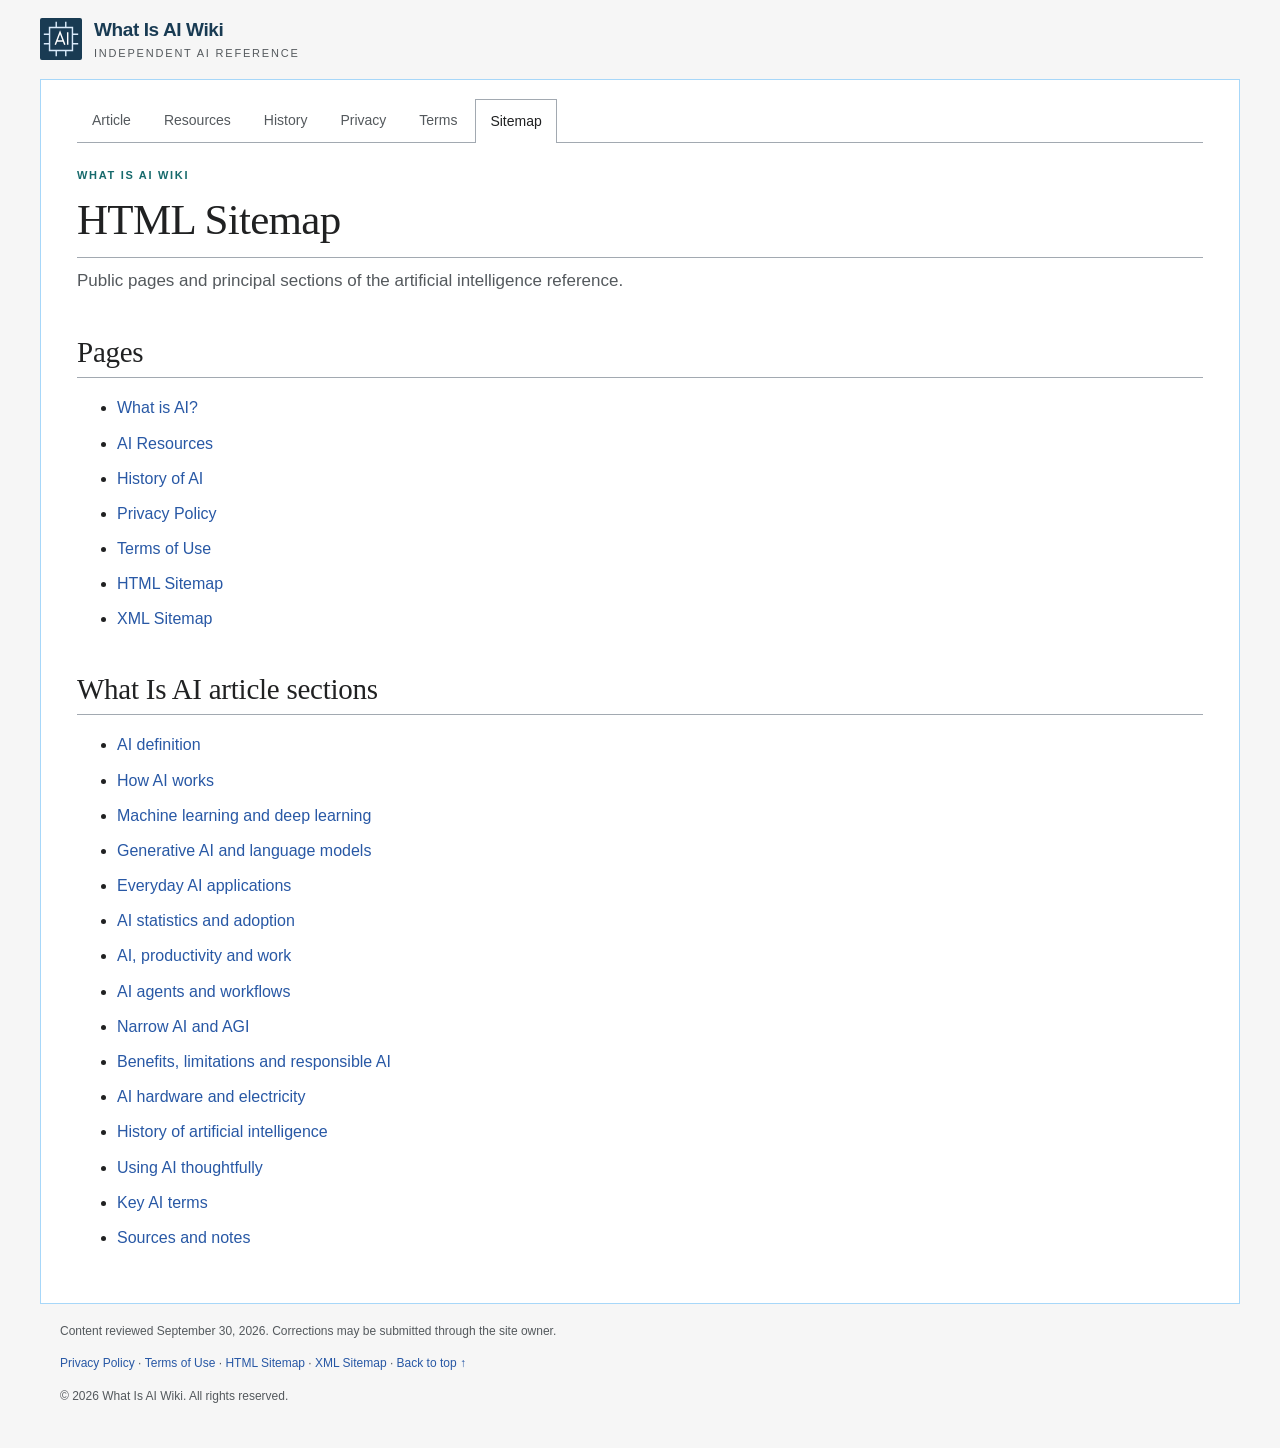
<file: sitemap/index.html>
<!doctype html>
<html lang="en-US">
<head>
<meta charset="utf-8">
<meta name="viewport" content="width=device-width,initial-scale=1">
<title>HTML Sitemap | What Is AI Wiki</title>
<meta name="description" content="Browse every public page and principal What Is AI article section, including machine learning, generative AI, applications, statistics, risks and history.">
<meta name="robots" content="index,follow">
<meta name="theme-color" content="#193b53">
<link rel="canonical" href="https://whatisai.wiki/sitemap/">
<link rel="icon" href="../assets/favicon.svg" type="image/svg+xml">
<link rel="stylesheet" href="../assets/wiki.css">
<script type="application/ld+json">{"@context":"https://schema.org","@graph":[{"@id":"https://whatisai.wiki/#publisher","@type":"Organization","name":"What Is AI Wiki","url":"https://whatisai.wiki/"},{"@id":"https://whatisai.wiki/#website","@type":"WebSite","name":"What Is AI Wiki","url":"https://whatisai.wiki/","publisher":{"@id":"https://whatisai.wiki/#publisher"}},{"@id":"https://whatisai.wiki/sitemap/#webpage","@type":["WebPage","CollectionPage"],"url":"https://whatisai.wiki/sitemap/","name":"HTML Sitemap","description":"Public pages and article sections on What Is AI Wiki.","isPartOf":{"@id":"https://whatisai.wiki/#website"},"mainEntity":{"@id":"https://whatisai.wiki/sitemap/#list"},"inLanguage":"en-US"},{"@id":"https://whatisai.wiki/sitemap/#list","@type":"ItemList","name":"What Is AI Wiki public pages","numberOfItems":6,"itemListElement":[{"@type":"ListItem","position":1,"url":"https://whatisai.wiki/","name":"What is AI article"},{"@type":"ListItem","position":2,"url":"https://whatisai.wiki/resources/","name":"AI Resources"},{"@type":"ListItem","position":3,"url":"https://whatisai.wiki/history/","name":"History of AI"},{"@type":"ListItem","position":4,"url":"https://whatisai.wiki/privacy/","name":"Privacy Policy"},{"@type":"ListItem","position":5,"url":"https://whatisai.wiki/terms/","name":"Terms of Use"},{"@type":"ListItem","position":6,"url":"https://whatisai.wiki/sitemap/","name":"HTML Sitemap"}]}]}</script>
<script src="../assets/wiki.js" defer></script>
</head>
<body id="top">
<a class="skip" href="#article">Skip to content</a>
<header class="site-header"><a class="identity" href="/" aria-label="What Is AI Wiki home"><svg viewBox="0 0 44 44" aria-hidden="true"><rect width="44" height="44" rx="2" fill="#193b53"/><path d="M10 10h24v24H10zM17 4v6m10-6v6M17 34v6m10-6v6M4 17h6m-6 10h6m24-10h6m-6 10h6" fill="none" stroke="#d9eafa" stroke-width="1.5"/><path d="M16 28l5-13 5 13m-8-4h6m5-9v13" fill="none" stroke="white" stroke-width="1.5"/></svg><span class="wordmark">What Is AI Wiki<small>Independent AI reference</small></span></a></header>
<div class="page"><div class="toolbar"><nav aria-label="Page navigation"><a href="/">Article</a><a href="/resources/">Resources</a><a href="/history/">History</a><a href="/privacy/">Privacy</a><a href="/terms/">Terms</a><a href="/sitemap/" aria-current="page">Sitemap</a></nav></div>
<main id="article" class="support-page"><div class="article-heading"><div class="eyebrow">What Is AI Wiki</div><h1>HTML Sitemap</h1><p class="deck">Public pages and principal sections of the artificial intelligence reference.</p></div>
<article><h2 id="pages">Pages</h2><ul class="sitemap-list"><li><a href="/">What is AI?</a></li><li><a href="/resources/">AI Resources</a></li><li><a href="/history/">History of AI</a></li><li><a href="/privacy/">Privacy Policy</a></li><li><a href="/terms/">Terms of Use</a></li><li><a href="/sitemap/">HTML Sitemap</a></li><li><a href="/sitemap.xml">XML Sitemap</a></li></ul>
<h2 id="article-sections">What Is AI article sections</h2><ul class="sitemap-list"><li><a href="/#ai-definition">AI definition</a></li><li><a href="/#how-ai-works">How AI works</a></li><li><a href="/#machine-learning">Machine learning and deep learning</a></li><li><a href="/#generative-ai">Generative AI and language models</a></li><li><a href="/#ai-applications">Everyday AI applications</a></li><li><a href="/#ai-statistics">AI statistics and adoption</a></li><li><a href="/#ai-and-work">AI, productivity and work</a></li><li><a href="/#ai-agents">AI agents and workflows</a></li><li><a href="/#narrow-ai-and-agi">Narrow AI and AGI</a></li><li><a href="/#benefits-and-limitations">Benefits, limitations and responsible AI</a></li><li><a href="/#ai-energy">AI hardware and electricity</a></li><li><a href="/#history-of-ai">History of artificial intelligence</a></li><li><a href="/#using-ai">Using AI thoughtfully</a></li><li><a href="/#glossary">Key AI terms</a></li><li><a href="/#sources">Sources and notes</a></li></ul></article></main></div>
<footer class="site-footer"><p>Content reviewed September 30, 2026. Corrections may be submitted through the site owner.</p><p><a href="/privacy/">Privacy Policy</a> · <a href="/terms/">Terms of Use</a> · <a href="/sitemap/">HTML Sitemap</a> · <a href="/sitemap.xml">XML Sitemap</a> · <a href="#top">Back to top ↑</a></p><p>© <span data-current-year>2026</span> What Is AI Wiki. All rights reserved.</p></footer>
</body></html>
</file>
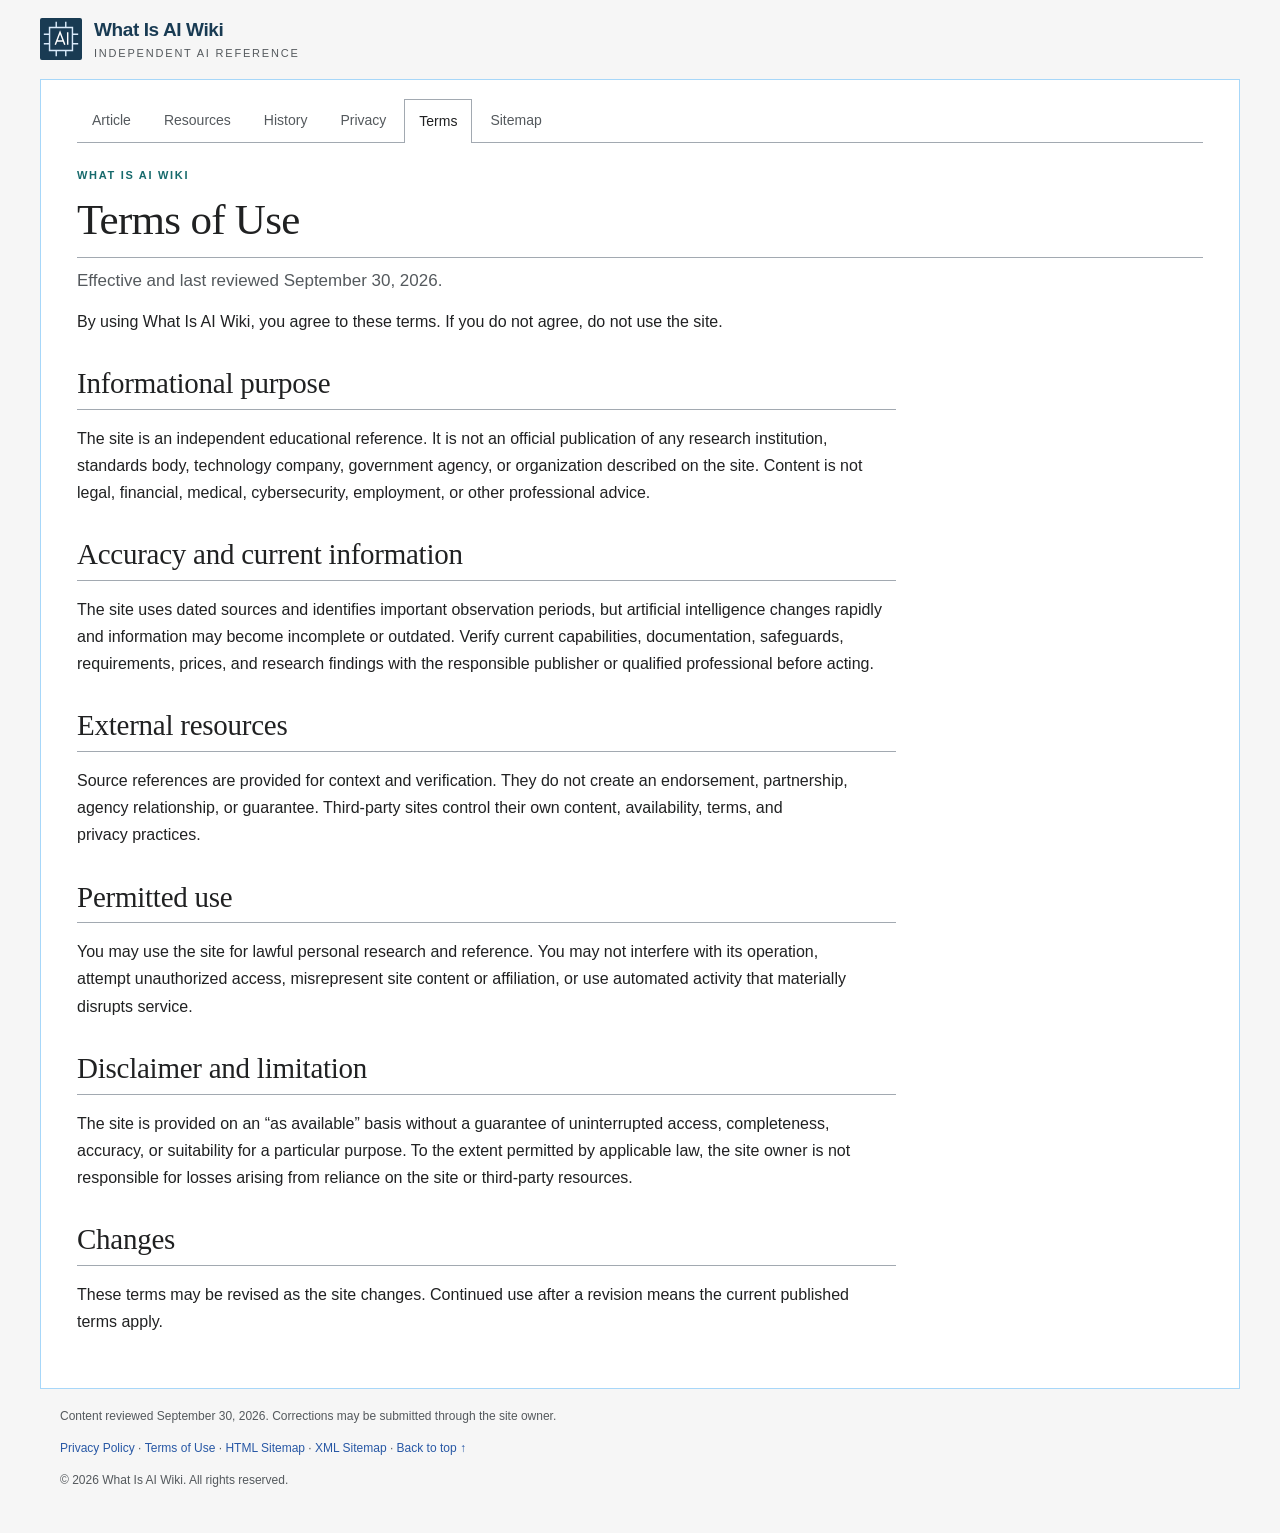
<file: terms/index.html>
<!doctype html>
<html lang="en-US">
<head>
<meta charset="utf-8">
<meta name="viewport" content="width=device-width,initial-scale=1">
<title>Terms of Use | What Is AI Wiki</title>
<meta name="description" content="Terms of Use for What Is AI Wiki, an independent educational reference covering artificial intelligence concepts, evidence, history and risks.">
<meta name="robots" content="index,follow">
<meta name="theme-color" content="#193b53">
<link rel="canonical" href="https://whatisai.wiki/terms/">
<link rel="icon" href="../assets/favicon.svg" type="image/svg+xml">
<link rel="stylesheet" href="../assets/wiki.css">
<script type="application/ld+json">{"@context":"https://schema.org","@graph":[{"@id":"https://whatisai.wiki/#publisher","@type":"Organization","name":"What Is AI Wiki","url":"https://whatisai.wiki/"},{"@id":"https://whatisai.wiki/#website","@type":"WebSite","name":"What Is AI Wiki","url":"https://whatisai.wiki/","publisher":{"@id":"https://whatisai.wiki/#publisher"}},{"@id":"https://whatisai.wiki/terms/#webpage","@type":"WebPage","url":"https://whatisai.wiki/terms/","name":"Terms of Use","description":"Terms of Use for What Is AI Wiki.","isPartOf":{"@id":"https://whatisai.wiki/#website"},"dateModified":"2026-09-30","inLanguage":"en-US"}]}</script>
<script src="../assets/wiki.js" defer></script>
</head>
<body id="top">
<a class="skip" href="#article">Skip to content</a>
<header class="site-header"><a class="identity" href="/" aria-label="What Is AI Wiki home"><svg viewBox="0 0 44 44" aria-hidden="true"><rect width="44" height="44" rx="2" fill="#193b53"/><path d="M10 10h24v24H10zM17 4v6m10-6v6M17 34v6m10-6v6M4 17h6m-6 10h6m24-10h6m-6 10h6" fill="none" stroke="#d9eafa" stroke-width="1.5"/><path d="M16 28l5-13 5 13m-8-4h6m5-9v13" fill="none" stroke="white" stroke-width="1.5"/></svg><span class="wordmark">What Is AI Wiki<small>Independent AI reference</small></span></a></header>
<div class="page"><div class="toolbar"><nav aria-label="Page navigation"><a href="/">Article</a><a href="/resources/">Resources</a><a href="/history/">History</a><a href="/privacy/">Privacy</a><a href="/terms/" aria-current="page">Terms</a><a href="/sitemap/">Sitemap</a></nav></div>
<main id="article" class="support-page"><div class="article-heading"><div class="eyebrow">What Is AI Wiki</div><h1>Terms of Use</h1><p class="deck">Effective and last reviewed September 30, 2026.</p></div>
<article class="policy-copy">
<p>By using What Is AI Wiki, you agree to these terms. If you do not agree, do not use the site.</p>
<h2 id="informational-purpose">Informational purpose</h2><p>The site is an independent educational reference. It is not an official publication of any research institution, standards body, technology company, government agency, or organization described on the site. Content is not legal, financial, medical, cybersecurity, employment, or other professional advice.</p>
<h2 id="accuracy-and-current-information">Accuracy and current information</h2><p>The site uses dated sources and identifies important observation periods, but artificial intelligence changes rapidly and information may become incomplete or outdated. Verify current capabilities, documentation, safeguards, requirements, prices, and research findings with the responsible publisher or qualified professional before acting.</p>
<h2 id="external-resources">External resources</h2><p>Source references are provided for context and verification. They do not create an endorsement, partnership, agency relationship, or guarantee. Third-party sites control their own content, availability, terms, and privacy practices.</p>
<h2 id="permitted-use">Permitted use</h2><p>You may use the site for lawful personal research and reference. You may not interfere with its operation, attempt unauthorized access, misrepresent site content or affiliation, or use automated activity that materially disrupts service.</p>
<h2 id="disclaimer-and-limitation">Disclaimer and limitation</h2><p>The site is provided on an “as available” basis without a guarantee of uninterrupted access, completeness, accuracy, or suitability for a particular purpose. To the extent permitted by applicable law, the site owner is not responsible for losses arising from reliance on the site or third-party resources.</p>
<h2 id="changes">Changes</h2><p>These terms may be revised as the site changes. Continued use after a revision means the current published terms apply.</p>
</article></main></div>
<footer class="site-footer"><p>Content reviewed September 30, 2026. Corrections may be submitted through the site owner.</p><p><a href="/privacy/">Privacy Policy</a> · <a href="/terms/">Terms of Use</a> · <a href="/sitemap/">HTML Sitemap</a> · <a href="/sitemap.xml">XML Sitemap</a> · <a href="#top">Back to top ↑</a></p><p>© <span data-current-year>2026</span> What Is AI Wiki. All rights reserved.</p></footer>
</body></html>
</file>
<file: assets/wiki.css>
:root{--bg:#f6f6f6;--paper:#fff;--ink:#202122;--muted:#54595d;--line:#a2a9b1;--rule:#a7d7f9;--link:#2858a5;--accent:#193b53;--tint:#f8f9fa;--teal:#176a6c;--focus:#a14c00;--font-body:"Segoe UI",Tahoma,sans-serif;--font-title:Georgia,"Times New Roman",serif;--space:24px;--radius:2px}
*{box-sizing:border-box}html{scroll-padding-top:20px;scroll-behavior:smooth}body{margin:0;background:var(--bg);color:var(--ink);font:16px/1.7 var(--font-body)}a{color:var(--link);text-decoration:none}a:hover{text-decoration:underline}a:focus-visible,button:focus-visible,input:focus-visible,summary:focus-visible,[tabindex]:focus-visible{outline:3px solid var(--focus);outline-offset:4px}button,input{font:inherit}button{cursor:pointer}img,svg{max-width:100%;height:auto}p{margin:0 0 1.05em;text-wrap:pretty}strong{font-weight:650}.sr-only{position:absolute;width:1px;height:1px;padding:0;overflow:hidden;clip:rect(0,0,0,0);white-space:nowrap}.skip{position:absolute;left:16px;top:-90px;z-index:10;background:white;padding:10px}.skip:focus{top:10px}.site-header{max-width:1264px;margin:auto;display:flex;align-items:center;justify-content:space-between;gap:24px;padding:18px 32px}.identity{display:flex;gap:12px;align-items:center;color:var(--accent)}.identity:hover{text-decoration:none}.identity svg{width:42px;height:42px;flex:none}.wordmark{font-size:19px;font-weight:650;letter-spacing:-.4px;line-height:1.25}.wordmark small{display:block;color:var(--muted);font-size:11px;font-weight:500;letter-spacing:1.8px;text-transform:uppercase;margin-top:5px}.search{position:relative;display:flex;width:330px;max-width:100%}.search input{width:100%;min-width:0;border:1px solid var(--line);background:var(--paper);padding:9px 11px;border-radius:var(--radius) 0 0 var(--radius);font-size:14px}.search button{background:var(--tint);border:1px solid var(--line);border-left:0;padding:9px 13px;font-size:14px;color:var(--ink)}.search-panel{position:absolute;z-index:5;top:100%;left:0;right:0;background:white;border:1px solid var(--line);box-shadow:0 8px 18px #20212220;padding:14px;max-height:380px;overflow:auto;font-size:14px}.search-panel ul{padding-left:18px;margin:0}.search-panel a{display:block;padding:7px 0}.search-panel button{border:1px solid var(--line);margin-top:12px}.search-panel p{font-size:13px}.page{max-width:1200px;margin:auto;background:var(--paper);border:1px solid var(--rule);padding:18px 36px 36px;min-height:90vh}.toolbar{display:flex;justify-content:space-between;align-items:center;border-bottom:1px solid var(--line);gap:12px;margin-bottom:24px;font-size:14px}.toolbar nav{display:flex;flex-wrap:wrap;gap:3px}.toolbar a{padding:10px 14px;display:block;color:var(--muted);border:1px solid transparent;border-bottom:0}.toolbar a[aria-current]{border-color:var(--line);color:var(--ink);background:white;position:relative;bottom:-1px}.print{border:0;background:transparent;color:var(--link);padding:10px 5px;white-space:nowrap;font-size:14px}.eyebrow{font:600 11px/1.6 var(--font-body);letter-spacing:1.7px;text-transform:uppercase;color:var(--teal);margin-bottom:10px}.article-heading h1{font:normal clamp(30px,3.6vw,43px)/1.16 var(--font-title);margin:0 0 9px;border-bottom:1px solid var(--line);padding-bottom:12px;letter-spacing:-.7px;text-wrap:balance}.deck{color:var(--muted);font-size:17px;margin:0 0 12px}.metadata{display:flex;flex-wrap:wrap;gap:6px 20px;color:var(--muted);font-size:12px;margin-bottom:24px}.intro{font-size:16px}.infobox{float:right;clear:right;width:304px;margin:0 0 24px 30px;padding:6px;background:var(--tint);border:1px solid var(--line);font-size:13px;line-height:1.5}.infobox-title{font-weight:650;text-align:center;font-size:18px;padding:7px 3px 1px}.infobox-subtitle{text-align:center;color:var(--muted);margin-bottom:12px;font-size:12px}.infobox-art{margin:0 7px 10px}.infobox dl{margin:0 8px}.infobox dl div{display:grid;grid-template-columns:96px 1fr;gap:8px;padding:8px 0;border-bottom:1px solid #d9dde1}.infobox dt{font-weight:650}.infobox dd{margin:0}.infobox .note{font-size:11px;color:var(--muted);margin:12px 8px 8px}.reading-note{border-left:3px solid var(--rule);padding:8px 0 8px 14px;margin:20px 0;font-size:14px}.contents{background:var(--tint);border:1px solid var(--line);padding:12px 18px;display:block;max-width:660px;margin:24px 334px 32px 0;font-size:14px;min-width:230px}.contents summary{font-weight:650;cursor:pointer;padding:3px 0;min-height:32px}.contents ol{margin:10px 0 0;padding-left:23px}.contents li{padding:2px 0}.contents a{display:inline-block;padding:3px 0}section.topic-section{clear:both;max-width:100%;padding-top:3px}h2{font:normal clamp(23px,2.5vw,29px)/1.3 var(--font-title);margin:38px 0 15px;border-bottom:1px solid var(--line);padding-bottom:6px;letter-spacing:-.25px;text-wrap:balance}h3{font:650 19px/1.4 var(--font-body);margin:25px 0 10px;text-wrap:balance}.topic-section>p,.support-page p{max-width:93ch}.reference{font-size:11px;line-height:0;vertical-align:super;white-space:nowrap;margin:0 2px}.reference a{padding:3px 1px}.table-scroll{overflow-x:auto;margin:20px 0 24px;border:1px solid var(--line);max-width:100%}table{border-collapse:collapse;width:100%;font-size:14px;line-height:1.55;min-width:620px}caption{text-align:left;font-weight:650;background:var(--tint);padding:11px 15px;border-bottom:1px solid var(--line)}th,td{padding:12px 15px;text-align:left;vertical-align:top;border-bottom:1px solid #d9dde1}thead{background:#eaf0f5;color:var(--accent)}thead th{font-weight:650}tbody th{font-weight:600;min-width:150px}tbody tr:nth-child(even){background:#f8f9fa}tbody tr:last-child>*{border-bottom:0}.table-scroll:focus-visible{outline-offset:1px}.process-figure,.data-figure{margin:26px 0;border:1px solid var(--line);padding:22px;background:var(--tint)}figcaption{margin-bottom:18px;font-size:16px}figcaption strong{display:block;color:var(--accent);font-size:18px}figcaption span{display:block;color:var(--muted);font-size:13px;margin-top:3px}.process{list-style:none;display:grid;grid-template-columns:repeat(4,minmax(0,1fr));padding:0;margin:0;border:1px solid #bdcbd5}.process li{padding:17px 15px;background:white;border-right:1px solid #bdcbd5;font-size:14px;line-height:1.5}.process li:last-child{border:0}.process b{display:block;color:var(--teal);margin-bottom:7px}.process span{display:block}.figure-note{font-size:12px;line-height:1.6;color:var(--muted);margin:15px 0 0}.data-figure img{display:block;width:100%;max-width:860px;margin:auto;background:white}.stat-strip{display:grid;grid-template-columns:repeat(3,minmax(0,1fr));margin:24px 0 14px;border-top:3px solid var(--accent);border-bottom:1px solid var(--line)}.stat-strip>div{padding:22px 20px;border-right:1px solid var(--line);background:var(--tint)}.stat-strip>div:last-child{border-right:0}.stat-strip strong{font:normal 36px/1.2 var(--font-title);display:block;color:var(--accent)}.stat-strip span{display:block;font-size:14px;margin:8px 0}.stat-strip small{font-size:11px;color:var(--muted);display:block}.timeline{list-style:none;margin:25px 0;padding:0}.timeline li{display:grid;grid-template-columns:100px 1fr;gap:22px;border-top:1px solid #d9dde1;padding:18px 0}.timeline-year{font:normal 21px/1.4 var(--font-title);color:var(--teal)}.timeline h3{font-size:17px;margin:0 0 5px}.timeline p{font-size:15px;margin:0;max-width:80ch}.checklist{padding-left:26px;max-width:92ch}.checklist li{margin:12px 0;padding-left:6px}.example{border-left:3px solid var(--teal);background:var(--tint);padding:18px 24px;margin:24px 0}.example h3{margin:0 0 9px}.example p{margin:0}.glossary{display:grid;grid-template-columns:1fr 1fr;gap:0 32px;margin:20px 0}.glossary div{border-top:1px solid #d9dde1;padding:13px 0;font-size:14px}.glossary dt{font-weight:650}.glossary dd{margin:4px 0 0;color:var(--muted)}.catlinks{padding:12px 15px;border:1px solid var(--line);background:var(--tint);margin-top:32px;font-size:13px;clear:both}.article-footer{clear:both;border-top:3px solid var(--rule);margin-top:35px;padding-top:8px}.article-footer h2{font-size:25px;border:0;margin-top:22px}.article-footer>p{font-size:13px;color:var(--muted);max-width:90ch}.references{padding-left:26px;display:grid;grid-template-columns:1fr 1fr;gap:17px 38px;font-size:12px;line-height:1.6}.references li{padding-left:2px;min-width:0;scroll-margin-top:20px}.references li:target{background:#fff1d6;outline:3px solid #fff1d6}.source-url{display:block;overflow-wrap:anywhere;word-break:break-word;font-family:Consolas,monospace;font-size:11px;color:var(--muted);margin-top:5px;user-select:all}.source-note{display:block;color:var(--muted)}.editorial-note{border-top:1px solid #d9dde1;padding-top:16px;margin-top:25px}.endbar{max-width:1200px;padding:20px 32px;margin:auto;display:flex;justify-content:space-between;gap:20px;font-size:12px;color:var(--muted)}.endbar p{margin:0}.endbar a{white-space:nowrap}.resource-list{list-style:none;padding:0;display:grid;grid-template-columns:1fr 1fr;gap:20px;margin:25px 0}.resource-list li{padding:21px;border:1px solid var(--line);background:var(--tint)}.resource-list h3{margin:0 0 9px;font-size:18px}.resource-list p{font-size:14px}.resource-list a{font-size:14px;display:inline-block;padding:5px 0}.edition{border:1px solid var(--line);background:var(--tint);padding:22px;margin:25px 0}.edition h3{margin:0 0 10px}.edition p:last-child{margin:0}.compact{font-size:14px}.noscript-note{font-size:12px;color:var(--muted)}
@media(min-width:1500px){.topic-section>p{max-width:90ch}}
@media(max-width:900px){.page{padding:16px 26px 30px}.site-header{padding:18px 26px}.toolbar a{padding:10px}.infobox{width:280px;margin-left:22px}.contents{margin-right:302px}.process{grid-template-columns:1fr 1fr}.process li:nth-child(2){border-right:0}.process li:nth-child(-n+2){border-bottom:1px solid #bdcbd5}.references{gap:16px 26px}}
@media(max-width:650px){body{font-size:16px}.site-header{padding:17px 18px;align-items:flex-start;flex-direction:column;gap:17px}.search{width:100%}.page{border-left:0;border-right:0;padding:14px 18px 24px}.toolbar{align-items:flex-start;gap:6px;margin-bottom:24px}.toolbar nav{gap:0}.toolbar a{padding:9px 10px;font-size:13px}.print{font-size:13px;min-height:42px}.article-heading h1{font-size:32px}.deck{font-size:16px}.metadata{font-size:11px;gap:4px 12px}.infobox{float:none;width:100%;margin:0 0 24px}.infobox-art{max-width:280px;margin:4px auto 12px}.infobox dl div{grid-template-columns:110px 1fr}.infobox .note{font-size:12px}.intro{font-size:16px}.contents{margin:25px 0;max-width:none;min-width:0}.contents summary{min-height:40px;padding:7px 0}.contents a{padding:7px 0;line-height:1.5}.topic-section h2{font-size:25px;margin-top:32px}.topic-section h3{font-size:18px}.stat-strip{grid-template-columns:1fr}.stat-strip>div{border-right:0;border-bottom:1px solid var(--line);padding:16px}.stat-strip>div:last-child{border-bottom:0}.stat-strip strong{font-size:32px}.stat-strip span{margin:4px 0}.process-figure,.data-figure{padding:13px;margin:22px 0}.process{grid-template-columns:1fr 1fr}.process li{padding:13px 10px;font-size:13px}.data-figure img{min-height:0}.timeline li{grid-template-columns:66px 1fr;gap:14px}.timeline-year{font-size:18px}.timeline h3{font-size:16px}.timeline p{font-size:14px}.glossary,.references,.resource-list{grid-template-columns:1fr}.references{gap:18px}.glossary{gap:0}.endbar{padding:18px;align-items:flex-start}.endbar p{max-width:27ch}.resource-list{gap:13px}.resource-list a{padding:9px 0}.source-url{font-size:11px}.example{padding:16px}.table-scroll{margin-right:0}}
@media(max-width:650px){article:not(.support-page){display:flex;flex-direction:column}article>.intro{order:-3}article>.contents{order:-2}article>.infobox{order:-1}.data-figure picture{display:block}.data-figure img{aspect-ratio:360/330}.table-scroll::before{content:"Swipe or use arrow keys to view the full table";display:block;font-size:11px;color:var(--muted);padding:6px 12px;background:var(--tint);position:sticky;left:0;width:100%;max-width:calc(100vw - 38px)}}
html{scroll-behavior:auto}
@media(prefers-reduced-motion:reduce){html{scroll-behavior:auto}}
@media print{body{background:white;font-size:11pt;color:#000}.site-header,.toolbar,.contents,.skip,.endbar,.search-panel{display:none!important}.page{max-width:none;border:0;padding:0}.article-heading h1{font-size:27pt}.infobox{width:240px;font-size:9pt}.table-scroll{overflow:visible;border:0}table{min-width:0;font-size:9pt}tr{break-inside:avoid}.data-figure,.process-figure{break-inside:avoid}h2,h3{break-after:avoid}.references{display:block;font-size:9pt}.references li{margin-bottom:9px}.source-url{font-size:8pt}.glossary{display:block}a{color:#000}.metadata{font-size:9pt}.topic-section>p{max-width:none}.stat-strip strong{font-size:25pt}.article-footer{break-before:page}}
.general-notice{max-width:1200px;margin:18px auto 0;padding:14px 20px;border:1px solid #e2c56d;background:#fff8d8;font-size:13px;line-height:1.6}.categories{max-width:1200px;margin:0 auto;padding:14px 20px;border:1px solid var(--line);border-top:0;background:var(--tint);font-size:13px}.site-footer{max-width:1200px;margin:0 auto 28px;padding:18px 20px 4px;color:var(--muted);font-size:12px;line-height:1.6}.site-footer p{margin:0 0 10px}.policy-copy,.sitemap-list{max-width:92ch}.sitemap-list li{margin:8px 0}.policy-copy h2{margin-top:30px}.site-footer a{display:inline-block;padding:3px 0}
@media(max-width:650px){.general-notice,.categories,.site-footer{margin-inline:0;padding-inline:18px}.site-footer{margin-bottom:20px}}
</file>
